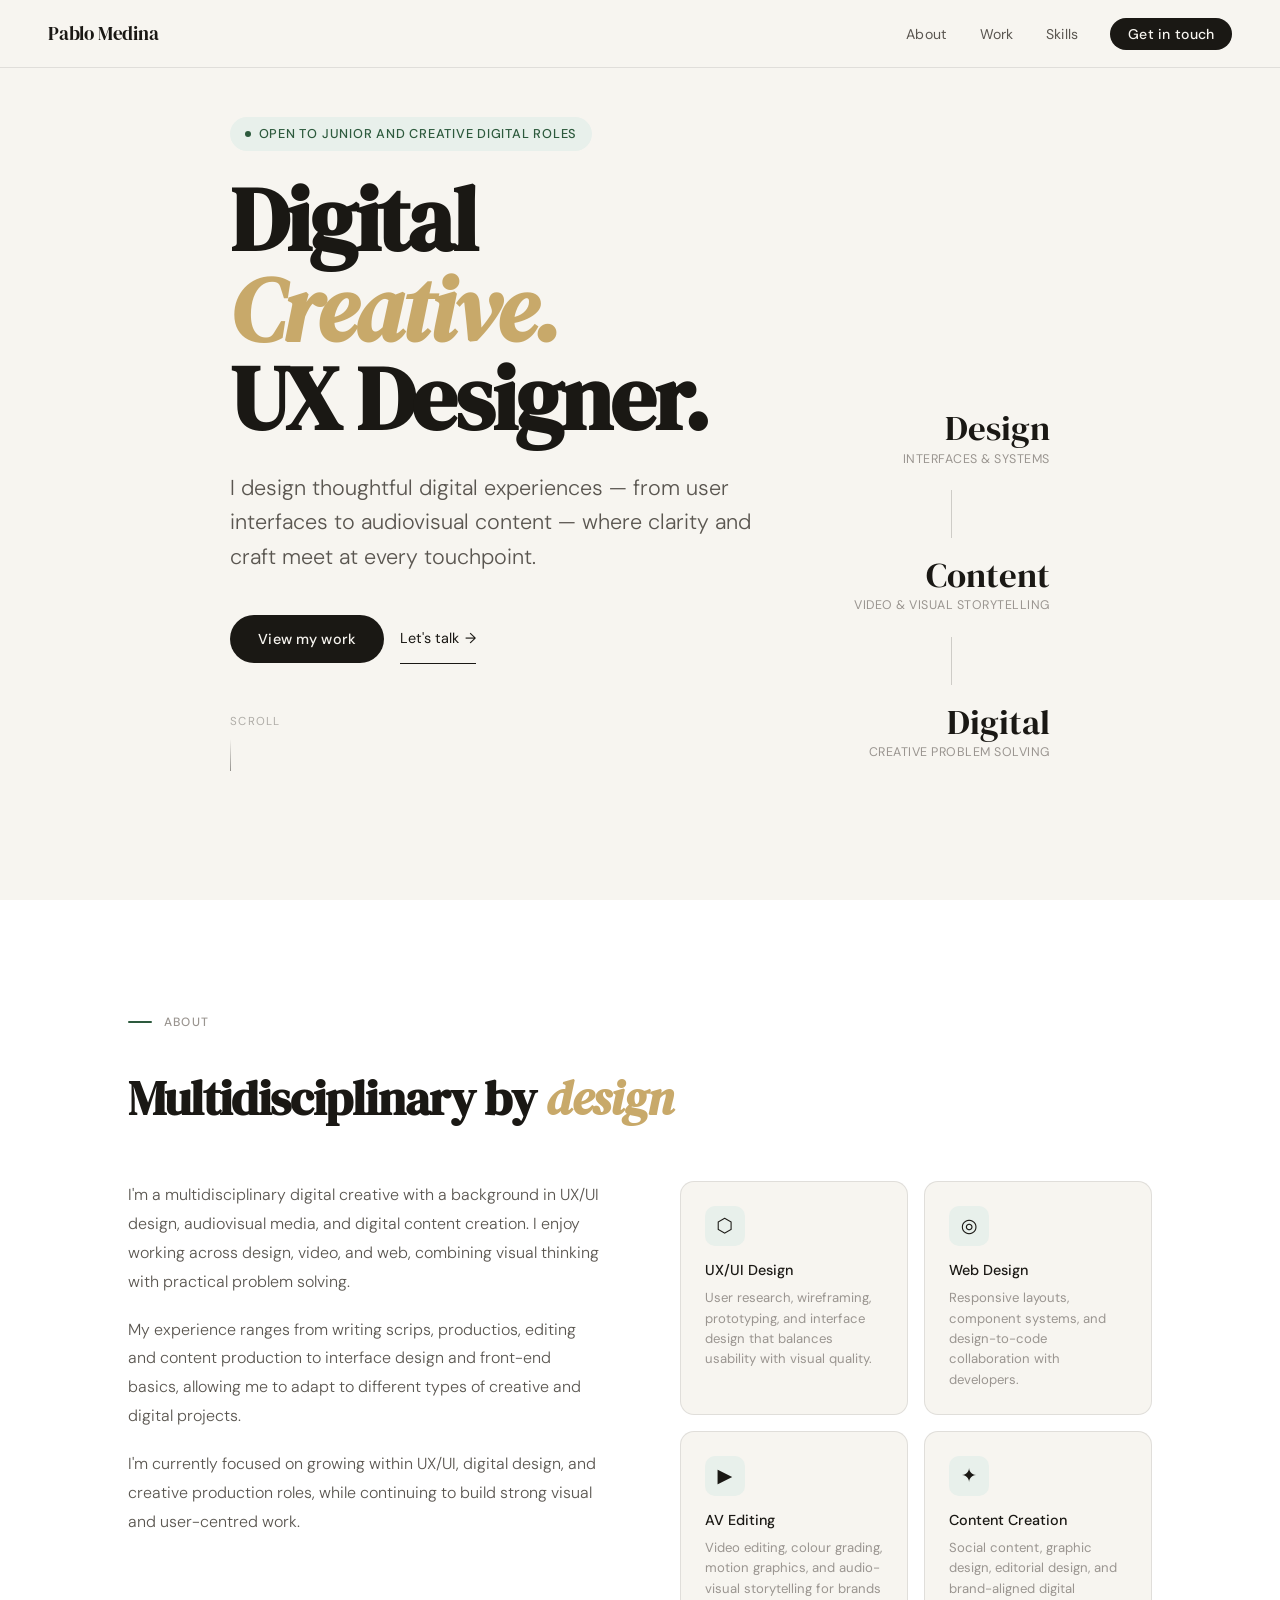
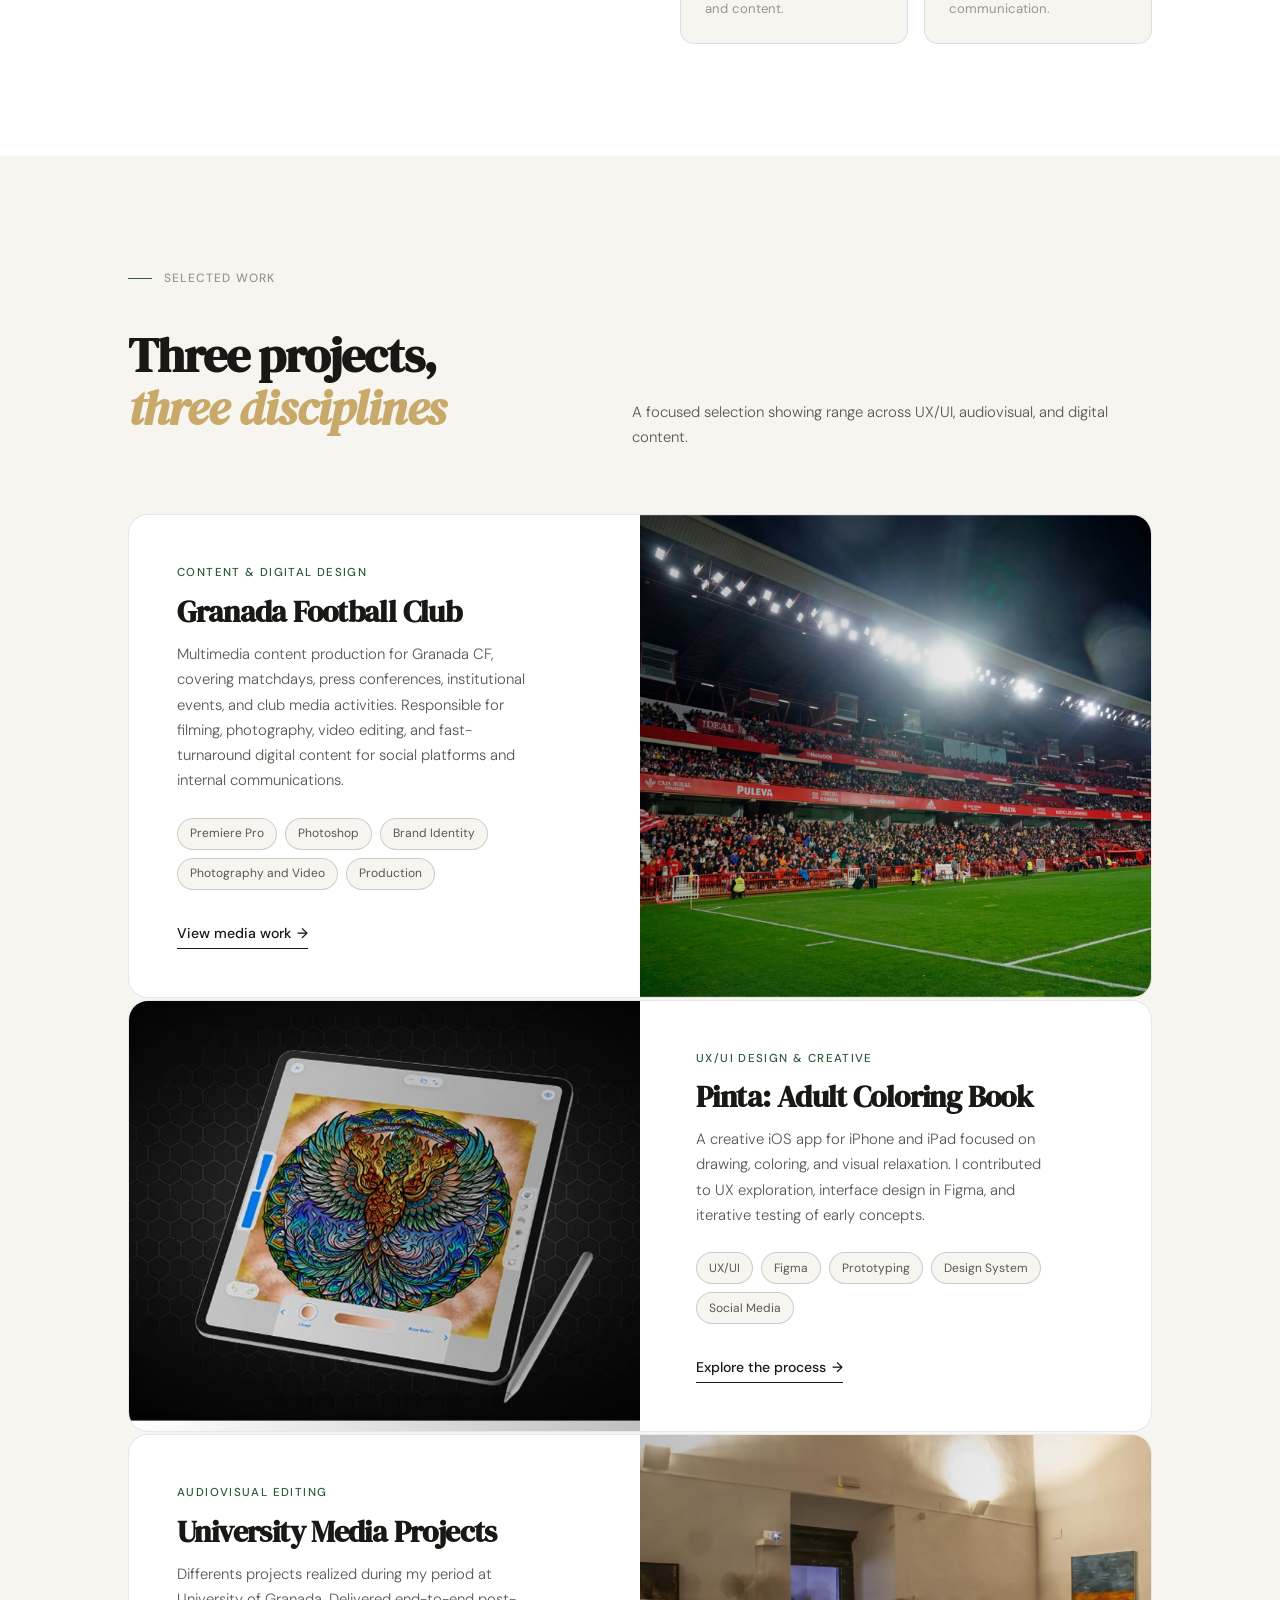
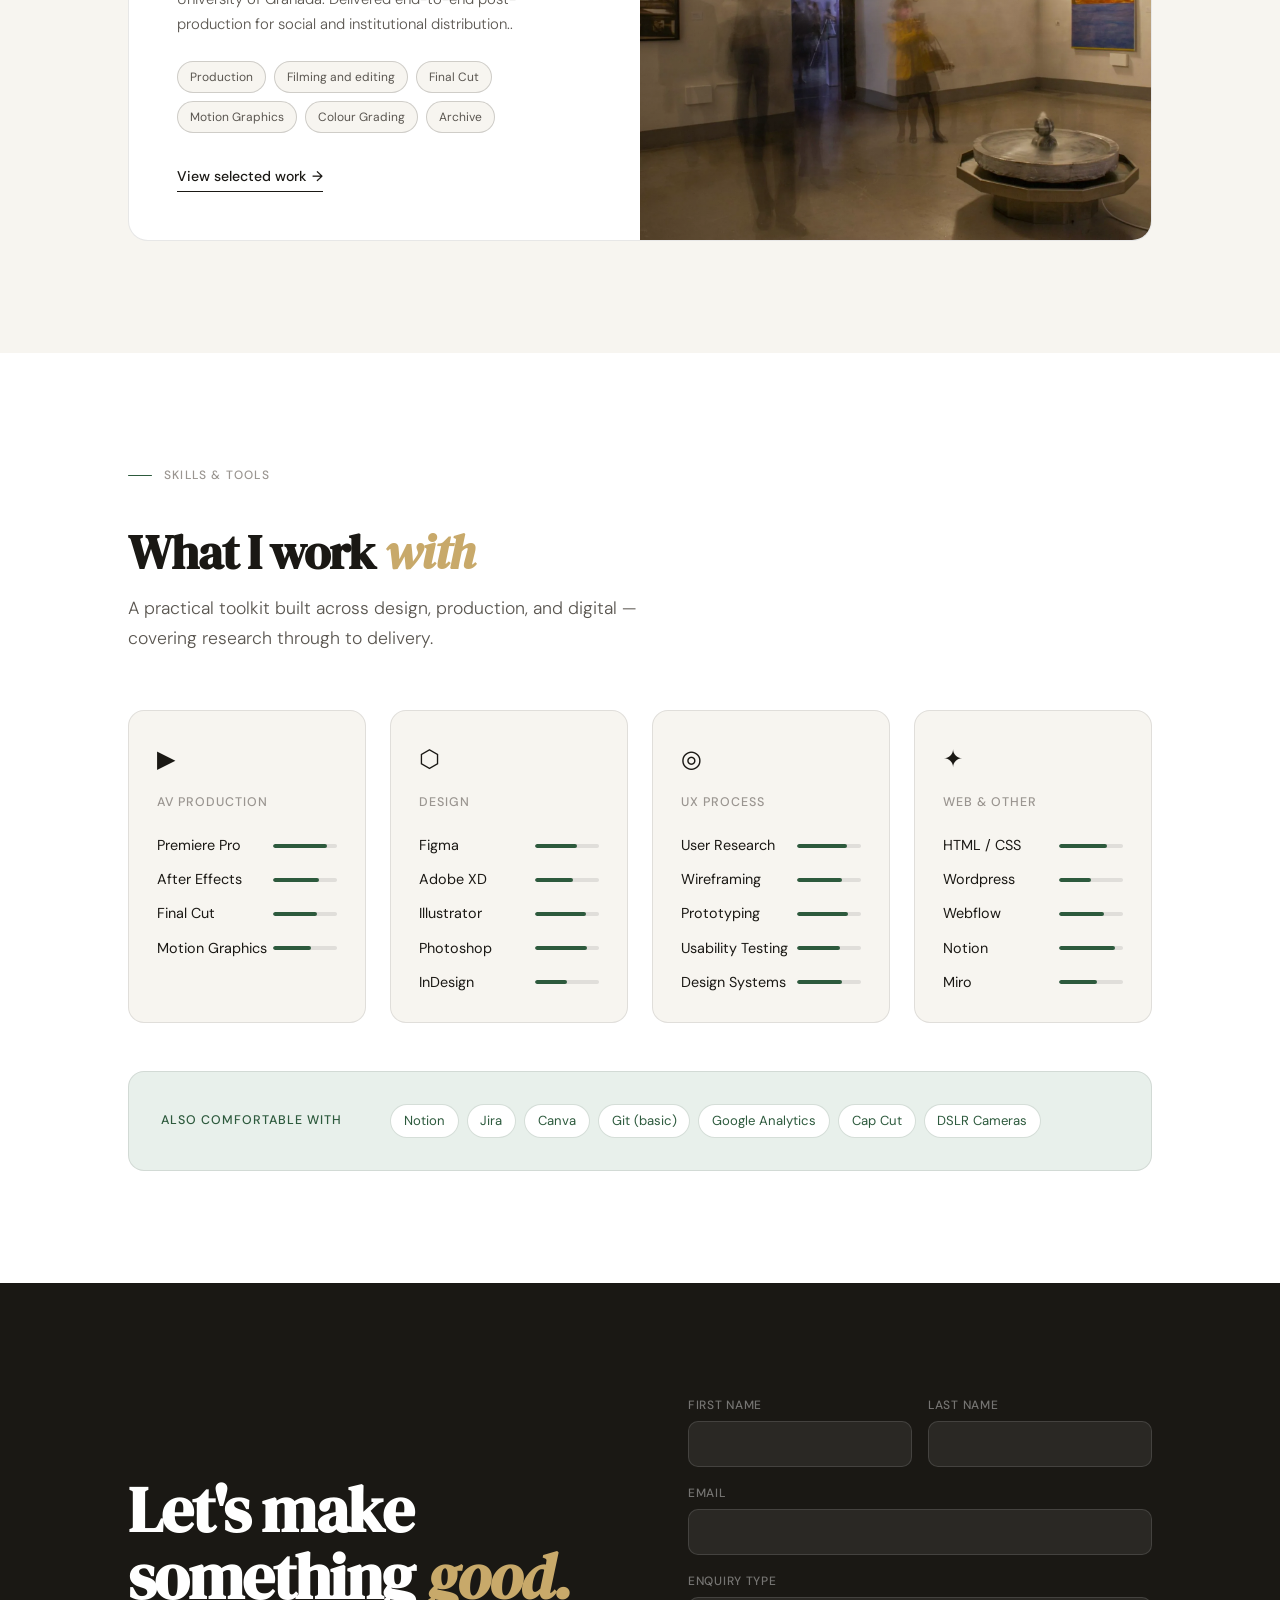
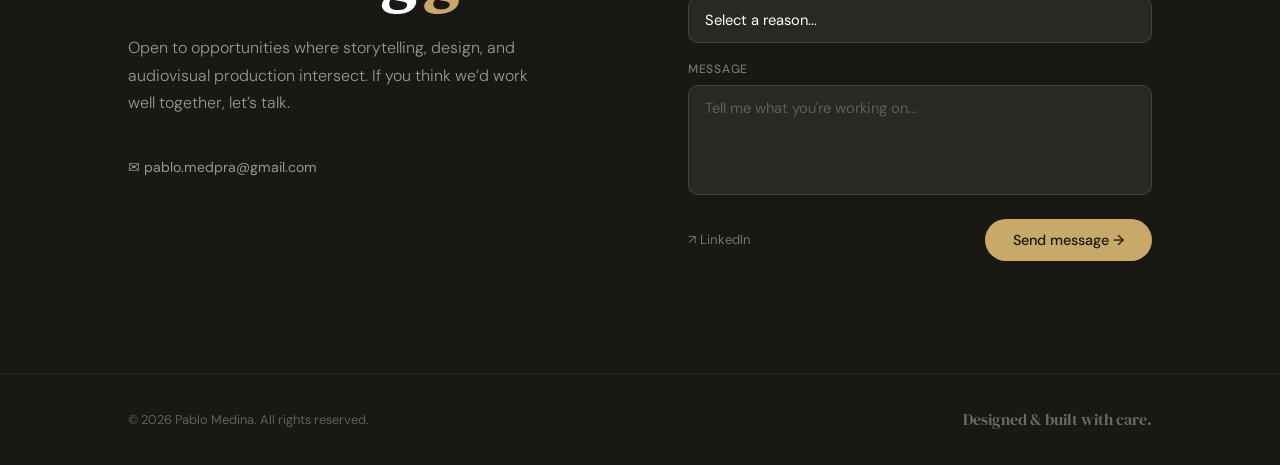
<file: index.html>
</html>
<!DOCTYPE html>
<html lang="en">

<head>
  <meta charset="UTF-8">
  <meta name="viewport" content="width=device-width, initial-scale=1.0">
  <title>Pablo Medina — Digital Creative</title>
  <link rel="preconnect" href="https://fonts.googleapis.com">
  <link
    href="https://fonts.googleapis.com/css2?family=DM+Sans:ital,opsz,wght@0,9..40,300;0,9..40,400;0,9..40,500;1,9..40,300&family=DM+Serif+Display:ital@0;1&display=swap"
    rel="stylesheet">
  <link rel="stylesheet" href="css/style.css">
</head>

<body>

  <nav>
    <a href="#hero" class="nav-logo">Pablo Medina</a>
    <ul class="nav-links">
      <li><a href="pages/about.html">About</a></li>
      <li><a href="pages/work.html">Work</a></li>
      <li><a href="#skills">Skills</a></li>
      <li><a href="#contact" class="nav-cta">Get in touch</a></li>
    </ul>
  </nav>

  <!-- ─── HERO ─────────────────────────────── -->
  <section id="hero">
    <div class="container">
      <div class="hero-inner">
        <div>
          <div class="hero-badge">Open to junior and creative digital roles</div>
          <h1 class="hero-name">
            Digital<br><em>Creative.</em><br>UX Designer.
          </h1>
          <p class="hero-tagline">
            I design thoughtful digital experiences — from user interfaces to audiovisual content — where clarity and
            craft meet at every touchpoint.
          </p>
          <div class="hero-actions">
            <a href="#work" class="btn-primary">View my work</a>
            <a href="#contact" class="btn-ghost">Let's talk <span>→</span></a>
          </div>
          <div class="scroll-hint" style="align-items:flex-start; margin-top:3rem;">
            <span>Scroll</span>
            <div class="scroll-arrow"></div>
          </div>
        </div>
        <div class="hero-meta">
          <div class="hero-stat">
            <div class="hero-stat-num">Design</div>
            <div class="hero-stat-label">Interfaces & Systems</div>
          </div>

          <div class="hero-divider"></div>

          <div class="hero-stat">
            <div class="hero-stat-num">Content</div>
            <div class="hero-stat-label">Video & Visual Storytelling</div>
          </div>

          <div class="hero-divider"></div>

          <div class="hero-stat">
            <div class="hero-stat-num">Digital</div>
            <div class="hero-stat-label">Creative Problem Solving</div>
          </div>
        </div>
  </section>

  <!-- ─── ABOUT ────────────────────────────── -->
  <section id="about">
    <div class="container">
      <div class="section-label">About</div>
      <h2 class="section-title">Multidisciplinary by <em>design</em></h2>
      <div class="about-grid">
        <div class="about-text fade-up">
          <p>
            I'm a multidisciplinary digital creative with a background in UX/UI design, audiovisual media, and digital
            content creation. I enjoy working across design, video, and web, combining visual thinking with practical
            problem solving.
          </p>

          <p>
            My experience ranges from writing scrips, productios, editing and content production to interface design and front-end basics, allowing
            me to adapt to different types of creative and digital projects.
          </p>

          <p>
            I'm currently focused on growing within UX/UI, digital design, and creative production roles, while
            continuing to build strong visual and user-centred work.
          </p>
        </div>
        <div class="about-pillars fade-up">
          <div class="pillar">
            <div class="pillar-icon">⬡</div>
            <div class="pillar-title">UX/UI Design</div>
            <div class="pillar-desc">User research, wireframing, prototyping, and interface design that balances
              usability with visual quality.</div>
          </div>
          <div class="pillar">
            <div class="pillar-icon">◎</div>
            <div class="pillar-title">Web Design</div>
            <div class="pillar-desc">Responsive layouts, component systems, and design-to-code collaboration with
              developers.</div>
          </div>
          <div class="pillar">
            <div class="pillar-icon">▶</div>
            <div class="pillar-title">AV Editing</div>
            <div class="pillar-desc">Video editing, colour grading, motion graphics, and audio-visual storytelling for
              brands and content.</div>
          </div>
          <div class="pillar">
            <div class="pillar-icon">✦</div>
            <div class="pillar-title">Content Creation</div>
            <div class="pillar-desc">Social content, graphic design, editorial design, and brand-aligned digital
              communication.</div>
          </div>
        </div>
      </div>
    </div>
  </section>

  <!-- ─── WORK ─────────────────────────────── -->
  <section id="work">
    <div class="container">
      <div class="work-header">
        <div>
          <div class="section-label">Selected work</div>
          <h2 class="section-title">Three projects,<br><em>three disciplines</em></h2>
        </div>
        <p class="section-intro" style="margin-bottom:0; font-size:0.93rem;">A focused selection showing range across
          UX/UI, audiovisual, and digital content.</p>
      </div>

      <div class="projects-list">

                <!-- Project GCF -->
        <a href="pages/projects/granadacf.html" class="project-card reverse fade-up" >
<div class="project-visual">
  <img
    src="img/granadacf/pic.jpg"
    alt="Granada CF"
    style="position:absolute;inset:0;width:100%;height:100%;
           object-fit:cover;object-position:center 30%;">
  <div style="position:absolute;inset:0;
              background:linear-gradient(to right,rgba(0,0,0,0.25),transparent);
              z-index:1;"></div>
</div>
          <div class="project-info">
            <div class="project-type">Content & Digital Design </div>
            <h3 class="project-title">Granada Football Club</h3>
            <p class="project-desc">Multimedia content production for Granada CF, covering matchdays, press conferences, institutional events, and club media activities. Responsible for filming, photography, video editing, and fast-turnaround digital content for social platforms and internal communications.</p>
            <div class="project-tags">
              <span class="tag">Premiere Pro</span>
              <span class="tag">Photoshop</span>
              <span class="tag">Brand Identity</span>
              <span class="tag">Photography and Video</span>
              <span class="tag">Production</span>
            </div>
            <span class="project-link">View media work <span>→</span></span>
          </div>
        </a>
        
        
                <!-- Project PINTA -->
        <a href="pages/projects/pinta.html" class="project-card fade-up">
<div class="project-visual">
  <img
    src="img/pinta/ipad.png"
    alt="Pinta: Coloring Studio"
    style="position:absolute;inset:0;width:100%;height:100%;
           object-fit:cover;object-position:center top;">
  <div style="position:absolute;inset:0;
              background:linear-gradient(to left,rgba(0,0,0,0.25),transparent);
              z-index:1;"></div>
</div>
          <div class="project-info">
            <div class="project-type">UX/UI Design &amp; Creative </div>
            <h3 class="project-title">Pinta: Adult Coloring Book
            </h3>
            <p class="project-desc">A creative iOS app for iPhone and iPad focused on drawing, coloring, and visual relaxation. I contributed to UX exploration, interface design in Figma, and iterative testing of early concepts.
</p>
            <div class="project-tags">
              <span class="tag">UX/UI</span>
              <span class="tag">Figma</span>
              <span class="tag">Prototyping</span>
              <span class="tag">Design System</span>
              <span class="tag">Social Media</span>

            </div>
            <span class="project-link">Explore the process <span>→</span></span>

          </div>
        </a>

        <!-- Project UGR -->
        <a href="pages/projects/ugr.html" class="project-card reverse fade-up">
<div class="project-visual">
  <img
    src="img/ugr/pic.webp"
    alt="University of Granada"
    style="position:absolute;inset:0;width:100%;height:100%;
           object-fit:cover;object-position:center 25%;">
  <div style="position:absolute;inset:0;
              background:linear-gradient(to right,rgba(0,0,0,0.25),transparent);
              z-index:1;"></div>
</div>
          <div class="project-info">
            <div class="project-type">Audiovisual Editing</div>
            <h3 class="project-title">University Media Projects</h3>
            <p class="project-desc">Differents projects realized during my period at University of Granada. Delivered end-to-end post-production for social and institutional distribution..</p>
            <div class="project-tags">
              <span class="tag">Production</span>
              <span class="tag">Filming and editing</span>
              <span class="tag">Final Cut</span>
              <span class="tag">Motion Graphics</span>
              <span class="tag">Colour Grading</span>
                            <span class="tag">Archive</span>
            </div>
            <span class="project-link">View selected work <span>→</span></span>
          </div>
        </a>



      </div>
    </div>
  </section>

  <!-- ─── SKILLS ───────────────────────────── -->
  <section id="skills">
    <div class="container">
      <div class="section-label">Skills & tools</div>
      <h2 class="section-title">What I work <em>with</em></h2>
      <p class="section-intro">A practical toolkit built across design, production, and digital — covering research
        through to delivery.</p>

      <div class="skills-grid">
                <div class="skill-category fade-up">
          <span class="skill-cat-icon">▶</span>
          <div class="skill-cat-title">AV Production</div>
          <div class="skill-items">
            <div class="skill-item">
              <span class="skill-name">Premiere Pro</span>
              <div class="skill-bar-wrap">
                <div class="skill-bar" style="width:85%"></div>
              </div>
            </div>
            <div class="skill-item">
              <span class="skill-name">After Effects</span>
              <div class="skill-bar-wrap">
                <div class="skill-bar" style="width:72%"></div>
              </div>
            </div>
            <div class="skill-item">
              <span class="skill-name">Final Cut</span>
              <div class="skill-bar-wrap">
                <div class="skill-bar" style="width:68%"></div>
              </div>
            </div>
            <div class="skill-item">
              <span class="skill-name">Motion Graphics</span>
              <div class="skill-bar-wrap">
                <div class="skill-bar" style="width:60%"></div>
              </div>
            </div>
          </div>
        </div>

        <div class="skill-category fade-up">
          <span class="skill-cat-icon">⬡</span>
          <div class="skill-cat-title">Design</div>
          <div class="skill-items">
            <div class="skill-item">
              <span class="skill-name">Figma</span>
              <div class="skill-bar-wrap">
                <div class="skill-bar" style="width:65%"></div>
              </div>
            </div>
            <div class="skill-item">
              <span class="skill-name">Adobe XD</span>
              <div class="skill-bar-wrap">
                <div class="skill-bar" style="width:60%"></div>
              </div>
            </div>
            <div class="skill-item">
              <span class="skill-name">Illustrator</span>
              <div class="skill-bar-wrap">
                <div class="skill-bar" style="width:80%"></div>
              </div>
            </div>
            <div class="skill-item">
              <span class="skill-name">Photoshop</span>
              <div class="skill-bar-wrap">
                <div class="skill-bar" style="width:82%"></div>
              </div>
            </div>
            <div class="skill-item">
              <span class="skill-name">InDesign</span>
              <div class="skill-bar-wrap">
                <div class="skill-bar" style="width:50%"></div>
              </div>
            </div>
          </div>
        </div>

        <div class="skill-category fade-up">
          <span class="skill-cat-icon">◎</span>
          <div class="skill-cat-title">UX Process</div>
          <div class="skill-items">
            <div class="skill-item">
              <span class="skill-name">User Research</span>
              <div class="skill-bar-wrap">
                <div class="skill-bar" style="width:78%"></div>
              </div>
            </div>
            <div class="skill-item">
              <span class="skill-name">Wireframing</span>
              <div class="skill-bar-wrap">
                <div class="skill-bar" style="width:70%"></div>
              </div>
            </div>
            <div class="skill-item">
              <span class="skill-name">Prototyping</span>
              <div class="skill-bar-wrap">
                <div class="skill-bar" style="width:80%"></div>
              </div>
            </div>
            <div class="skill-item">
              <span class="skill-name">Usability Testing</span>
              <div class="skill-bar-wrap">
                <div class="skill-bar" style="width:67%"></div>
              </div>
            </div>
            <div class="skill-item">
              <span class="skill-name">Design Systems</span>
              <div class="skill-bar-wrap">
                <div class="skill-bar" style="width:70%"></div>
              </div>
            </div>
          </div>
        </div>


        <div class="skill-category fade-up">
          <span class="skill-cat-icon">✦</span>
          <div class="skill-cat-title">Web & Other</div>
          <div class="skill-items">
            <div class="skill-item">
              <span class="skill-name">HTML / CSS</span>
              <div class="skill-bar-wrap">
                <div class="skill-bar" style="width:75%"></div>
              </div>
            </div>
            <div class="skill-item">
              <span class="skill-name">Wordpress</span>
              <div class="skill-bar-wrap">
                <div class="skill-bar" style="width:50%"></div>
              </div>
            </div>
            <div class="skill-item">
              <span class="skill-name">Webflow</span>
              <div class="skill-bar-wrap">
                <div class="skill-bar" style="width:70%"></div>
              </div>
            </div>
            <div class="skill-item">
              <span class="skill-name">Notion</span>
              <div class="skill-bar-wrap">
                <div class="skill-bar" style="width:88%"></div>
              </div>
            </div>
            <div class="skill-item">
              <span class="skill-name">Miro</span>
              <div class="skill-bar-wrap">
                <div class="skill-bar" style="width:60%"></div>
              </div>
            </div>
                      </div>
        </div>
      </div>

      <div class="skills-extra fade-up">
        <span class="skills-extra-label">Also comfortable with</span>
        <div class="skills-chips">
          <span class="skill-chip">Notion</span>
          <span class="skill-chip">Jira</span>
          <span class="skill-chip">Canva</span>
          <span class="skill-chip">Git (basic)</span>
          <span class="skill-chip">Google Analytics</span>
          <span class="skill-chip">Cap Cut</span>
          <span class="skill-chip">DSLR Cameras</span>
        </div>
      </div>
    </div>
  </section>

  <!-- ─── CONTACT ──────────────────────────── -->
  <section id="contact">
    <div class="container">
      <div class="contact-inner">
        <div>
          <h2 class="contact-heading">Let's make something <em>good.</em></h2>
          <p class="contact-sub">Open to opportunities where storytelling, design, and audiovisual production intersect. If you think we’d work well together, let’s talk.</p>
          <div style="margin-top: 2.5rem; display:flex; gap: 1.5rem;">
            <a href="mailto:pablo.medpra@gmail.com" class="form-social"
              style="color:rgba(255,255,255,0.55); font-size:0.88rem;">
              ✉ pablo.medpra@gmail.com
            </a>
          </div>
        </div>
        <div>
          <form
            class="contact-form"
            id="contactForm"
            action="https://formspree.io/f/maqkvgzn"
            method="POST"
            novalidate
          >


            <div class="form-row">
              <div class="form-field">
                <label for="firstName">First name</label>
                <input
                  type="text"
                  id="firstName"
                  name="firstName"
                  required
                >
              </div>
              <div class="form-field">
                <label for="lastName">Last name</label>
                <input
                  type="text"
                  id="lastName"
                  name="lastName"
                  required
                >
              </div>
            </div>

            <div class="form-field">
              <label for="email">Email</label>
              <input
                type="email"
                id="email"
                name="email"
                required
              >
            </div>

            <div class="form-field">
              <label for="enquiry">Enquiry type</label>
              <select id="enquiry" name="enquiry" required>
                <option value="">Select a reason...</option>
                <option value="UX/UI Design role">UX/UI Design role</option>
                <option value="Digital Design role">Digital Design role</option>
                <option value="Freelance project">Freelance project</option>
                <option value="Collaboration">Collaboration</option>
                <option value="Just saying hello">Just saying hello</option>
              </select>
            </div>

            <div class="form-field">
              <label for="message">Message</label>
              <textarea
                id="message"
                name="message"
                placeholder="Tell me what you're working on..."
                required
              ></textarea>
            </div>

            <input type="text" name="_gotcha" style="display:none">

            <div class="form-submit">
              <div class="form-links">
                <a
                  href="https://www.linkedin.com/in/pablo-med-426199241/"
                  class="form-social"
                  target="_blank"
                  rel="noopener noreferrer"
                >↗ LinkedIn</a>
              </div>
              <button type="submit" class="btn-send" id="submitBtn">
                Send message →
              </button>
            </div>

            <!-- Inline error message -->
            <p class="form-error" id="formError" style="display:none;">
              Please fill in all fields before sending.
            </p>

          </form>

          <div class="form-success" id="formSuccess">
            <span class="checkmark">✓</span>
            <h3>Message sent</h3>
            <p>Thanks for reaching out — I'll get back to you within 1–2 working days.</p>
          </div>
        </div>
      </div>
    </div>
  </section>

  <!-- ─── FOOTER ───────────────────────────── -->
  <footer>
    <div class="container">
      <div class="footer-inner">
        <span class="footer-copy">© 2026 Pablo Medina. All rights reserved.</span>
        <span class="footer-name">Designed &amp; built with care.</span>
      </div>
    </div>
  </footer>

  <script>
    const observer = new IntersectionObserver((entries) => {
      entries.forEach(entry => {
        if (entry.isIntersecting) {
          entry.target.classList.add('visible');
        }
      });
    }, { threshold: 0.1 });

    document.querySelectorAll('.fade-up').forEach(el => observer.observe(el));

    function handleSend() {
      const form = document.getElementById('contactForm');
      const success = document.getElementById('formSuccess');
      form.style.opacity = '0';
      form.style.transform = 'translateY(10px)';
      form.style.transition = 'all 0.3s ease';
      setTimeout(() => {
        form.style.display = 'none';
        success.classList.add('show');
      }, 300);
    }

    // ── Formspree real submission ──────────────────
    const contactForm = document.getElementById('contactForm');
    const submitBtn   = document.getElementById('submitBtn');
    const formError   = document.getElementById('formError');
    const formSuccess = document.getElementById('formSuccess');

    if (contactForm) {
      contactForm.addEventListener('submit', async function (e) {
        e.preventDefault();

        // Basic validation
        const required = contactForm.querySelectorAll('[required]');
        let valid = true;
        required.forEach(field => {
          if (!field.value.trim()) valid = false;
        });

        if (!valid) {
          formError.style.display = 'block';
          return;
        }

        formError.style.display = 'none';
        submitBtn.textContent   = 'Sending...';
        submitBtn.disabled      = true;

        try {
          const response = await fetch(contactForm.action, {
            method:  'POST',
            body:    new FormData(contactForm),
            headers: { 'Accept': 'application/json' }
          });

          if (response.ok) {
            // Success — show confirmation, hide form
            contactForm.style.opacity   = '0';
            contactForm.style.transform = 'translateY(10px)';
            contactForm.style.transition = 'all 0.3s ease';
            setTimeout(() => {
              contactForm.style.display = 'none';
              formSuccess.classList.add('show');
            }, 300);
          } else {
            // Formspree returned an error
            submitBtn.textContent = 'Send message →';
            submitBtn.disabled    = false;
            formError.textContent = 'Something went wrong. Please try again or email directly.';
            formError.style.display = 'block';
          }
        } catch {
          // Network error
          submitBtn.textContent = 'Send message →';
          submitBtn.disabled    = false;
          formError.textContent = 'Could not send — please email pablo.medpra@gmail.com directly.';
          formError.style.display = 'block';
        }
      });
    }

    document.querySelectorAll('a[href^="#"]').forEach(a => {
      a.addEventListener('click', e => {
        const target = document.querySelector(a.getAttribute('href'));
        if (target) {
          e.preventDefault();
          target.scrollIntoView({ behavior: 'smooth' });
        }
      });
    });
  </script>


</body>

</html>
</file>
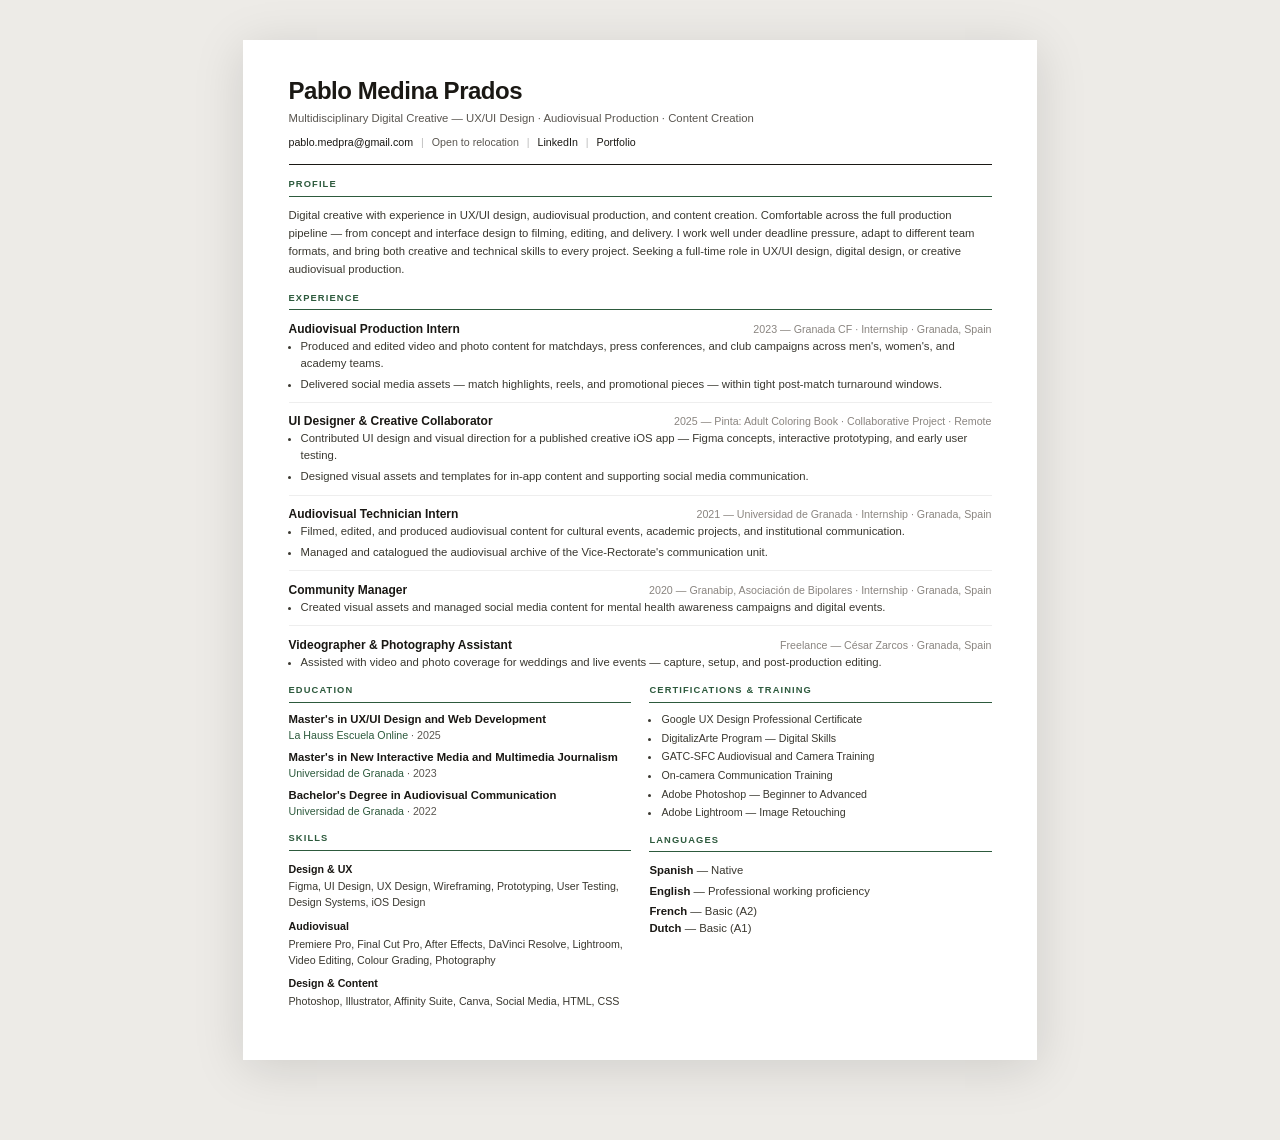
<file: files/CV-Pablo-Medina.html>
<!DOCTYPE html>
<html lang="en">

<head>
  <meta charset="UTF-8">
  <meta name="viewport" content="width=device-width, initial-scale=1.0">
  <title>Pablo Medina — CV</title>
  <style>
    *,
    *::before,
    *::after {
      box-sizing: border-box;
      margin: 0;
      padding: 0;
    }

    html {
      font-size: 9.5pt;
      -webkit-print-color-adjust: exact;
      print-color-adjust: exact;
    }

    body {
      font-family: 'Helvetica Neue', Helvetica, Arial, sans-serif;
      color: #1A1814;
      background: white;
      line-height: 1.5;
    }

    .cv {
      width: 210mm;
      height: 297mm;
      overflow: hidden;
      margin: 0 auto;
      padding: 10mm 12mm;
      background: white;
    }

    @media screen {
      body {
        background: #EDEBE7;
        padding: 40px 0 80px;
      }

      .cv {
        box-shadow: 0 8px 48px rgba(0, 0, 0, 0.13);
        height: auto;
        overflow: visible;
      }
    }

    @media print {
      @page {
        size: A4;
        margin: 10mm 12mm;
      }

      body {
        background: white;
        padding: 0;
      }

      .cv {
        width: 100%;
        padding: 0;
        box-shadow: none;
        height: auto;
      }

      .no-print {
        display: none !important;
      }
    }

    /* ════════════════════
       HEADER
       ════════════════════ */
    .cv-header {
      display: grid;
      grid-template-columns: 1fr auto;
      gap: 6mm;
      align-items: center;
      padding-bottom: 3.5mm;
      border-bottom: 1.5px solid #1A1814;
      margin-bottom: 3.5mm;
    }

    /* Photo */
    .cv-photo {
      width: 24mm;
      height: 24mm;
      border-radius: 50%;
      overflow: hidden;
      flex-shrink: 0;
      border: 1.5px solid rgba(26, 24, 20, 0.12);
      background: #E0DAD0;
    }

    .cv-photo img {
      width: 100%;
      height: 100%;
      object-fit: cover;
      object-position: center top;
      display: block;
    }

    /* Placeholder shown when no photo */
    .cv-photo-placeholder {
      width: 100%;
      height: 100%;
      display: flex;
      align-items: center;
      justify-content: center;
      font-size: 10pt;
      color: #AAAAAA;
      font-family: 'Helvetica Neue', Arial, sans-serif;
    }

    .cv-name {
      font-size: 18pt;
      font-weight: 700;
      letter-spacing: -0.02em;
      color: #1A1814;
      line-height: 1.1;
      margin-bottom: 1.5mm;
    }

    .cv-tagline {
      font-size: 8.5pt;
      color: #5A5650;
      margin-bottom: 2mm;
    }

    .cv-contact {
      font-size: 8pt;
      color: #5A5650;
    }

    .cv-contact a {
      color: #1A1814;
      text-decoration: none;
    }

    .cv-sep {
      color: #BBBBBB;
      margin: 0 5px;
    }

    /* ════════════════════
       SECTIONS
       ════════════════════ */
    .cv-section {
      margin-bottom: 3.5mm;
    }

    .cv-section-title {
      font-size: 7pt;
      font-weight: 700;
      letter-spacing: 0.12em;
      text-transform: uppercase;
      color: #2D5A3D;
      border-bottom: 1px solid #2D5A3D;
      padding-bottom: 1mm;
      margin-bottom: 2.5mm;
    }

    /* ── Profile ── */
    .cv-profile {
      font-size: 8.5pt;
      color: #3A3830;
      line-height: 1.6;
    }

    /* ── Experience ── */
    .exp-block {
      margin-bottom: 2.5mm;
      padding-bottom: 2.5mm;
      border-bottom: 1px solid rgba(26, 24, 20, 0.07);
    }

    .exp-block:last-child {
      border-bottom: none;
      margin-bottom: 0;
      padding-bottom: 0;
    }

    .exp-header-row {
      display: flex;
      justify-content: space-between;
      align-items: baseline;
      gap: 8px;
      flex-wrap: wrap;
    }

    .exp-role {
      font-size: 9pt;
      font-weight: 700;
      color: #1A1814;
    }

    .exp-dates {
      font-size: 8pt;
      color: #8A8580;
      white-space: nowrap;
      flex-shrink: 0;
    }

    .exp-sub {
      font-size: 8pt;
      color: #2D5A3D;
      font-weight: 500;
      margin-bottom: 1.5mm;
    }

    .exp-list {
      margin: 0;
      padding-left: 12px;
      display: flex;
      flex-direction: column;
      gap: 1mm;
    }

    .exp-list li {
      font-size: 8.5pt;
      color: #3A3830;
      line-height: 1.5;
    }

    /* ── Two-column layout for Education + Skills + Certs + Languages ── */
    /* ATS-safe: this is just visual. All text is in reading order in the HTML. */
    .cv-bottom {
      display: grid;
      grid-template-columns: 1fr 1fr;
      gap: 5mm;
      align-items: start;
    }

    /* ── Education ── */
    .edu-block {
      margin-bottom: 2mm;
    }

    .edu-block:last-child {
      margin-bottom: 0;
    }

    .edu-degree {
      font-size: 8.5pt;
      font-weight: 700;
      color: #1A1814;
      line-height: 1.3;
    }

    .edu-meta {
      font-size: 8pt;
      color: #5A5650;
    }

    .edu-meta span {
      color: #2D5A3D;
      font-weight: 500;
    }

    /* ── Skills ── */
    .skills-group {
      margin-bottom: 2mm;
    }

    .skills-group:last-child {
      margin-bottom: 0;
    }

    .skills-title {
      font-size: 8pt;
      font-weight: 700;
      color: #1A1814;
      margin-bottom: 0.5mm;
    }

    .skills-text {
      font-size: 8pt;
      color: #3A3830;
      line-height: 1.5;
    }

    /* ── Certs ── */
    .cert-list {
      margin: 0;
      padding-left: 12px;
      display: flex;
      flex-direction: column;
      gap: 1mm;
    }

    .cert-list li {
      font-size: 8pt;
      color: #3A3830;
      line-height: 1.4;
    }

    /* ── Languages ── */
    .lang-list {
      display: flex;
      flex-direction: column;
      gap: 1mm;
    }

    .lang-item {
      font-size: 8.5pt;
      color: #3A3830;
    }

    .lang-item strong {
      color: #1A1814;
    }

    /* ── Responsive — photo below header on small screens ── */
    @media screen and (max-width: 600px) {
      .cv-header {
        grid-template-columns: 1fr;
      }

      .cv-photo {
        width: 18mm;
        height: 18mm;
        order: -1;
        /* photo above name on mobile */
      }
    }
  </style>
</head>

<body>


  <div class="cv">

    <!-- HEADER -->
    <header class="cv-header">

      <div>
        <h1 class="cv-name">Pablo Medina Prados</h1>
        <p class="cv-tagline">Multidisciplinary Digital Creative — UX/UI Design · Audiovisual Production · Content
          Creation</p>
        <div class="cv-contact">
          <a href="mailto:pablo.medpra@gmail.com">pablo.medpra@gmail.com</a>
          <span class="cv-sep">|</span>
          Open to relocation
          <span class="cv-sep">|</span>
                    <a href="https://www.linkedin.com/in/pablo-m-426199241/">LinkedIn</a>
          <span class="cv-sep">|</span>
            <a href="https://pmprados.github.io/Portfolio-PabloMedina/index.html">Portfolio</a>
        </div>
      </div>

    </header>


    <!-- PROFILE -->
    <section class="cv-section">
      <h2 class="cv-section-title">Profile</h2>
      <p class="cv-profile">
        Digital creative with experience in UX/UI design, audiovisual production, and content creation. Comfortable
        across the full production pipeline — from concept and interface design to filming, editing, and delivery. I
        work well under deadline pressure, adapt to different team formats, and bring both creative and technical skills
        to every project. Seeking a full-time role in UX/UI design, digital design, or creative audiovisual production.
      </p>
    </section>


    <!-- EXPERIENCE -->
    <section class="cv-section">
      <h2 class="cv-section-title">Experience</h2>

      <div class="exp-block">
        <div class="exp-header-row">
          <span class="exp-role">Audiovisual Production Intern</span>
          <span class="exp-dates">2023 — Granada CF · Internship · Granada, Spain</span>
        </div>
        <ul class="exp-list">
          <li>Produced and edited video and photo content for matchdays, press conferences, and club campaigns across
            men's, women's, and academy teams.</li>
          <li>Delivered social media assets — match highlights, reels, and promotional pieces — within tight post-match
            turnaround windows.</li>
        </ul>
      </div>

      <div class="exp-block">
        <div class="exp-header-row">
          <span class="exp-role">UI Designer & Creative Collaborator</span>
          <span class="exp-dates">2025 — Pinta: Adult Coloring Book · Collaborative Project · Remote</span>
        </div>
        <ul class="exp-list">
          <li>Contributed UI design and visual direction for a published creative iOS app — Figma concepts, interactive
            prototyping, and early user testing.</li>
          <li>Designed visual assets and templates for in-app content and supporting social media communication.</li>
        </ul>
      </div>

      <div class="exp-block">
        <div class="exp-header-row">
          <span class="exp-role">Audiovisual Technician Intern</span>
          <span class="exp-dates">2021 — Universidad de Granada · Internship · Granada, Spain</span>
        </div>
        <ul class="exp-list">
          <li>Filmed, edited, and produced audiovisual content for cultural events, academic projects, and institutional
            communication.</li>
          <li>Managed and catalogued the audiovisual archive of the Vice-Rectorate's communication unit.</li>
        </ul>
      </div>

      <div class="exp-block">
        <div class="exp-header-row">
          <span class="exp-role">Community Manager</span>
          <span class="exp-dates">2020 — Granabip, Asociación de Bipolares · Internship · Granada, Spain</span>
        </div>
        <ul class="exp-list">
          <li>Created visual assets and managed social media content for mental health awareness campaigns and digital
            events.</li>
        </ul>
      </div>

      <div class="exp-block">
        <div class="exp-header-row">
          <span class="exp-role">Videographer & Photography Assistant</span>
          <span class="exp-dates">Freelance — César Zarcos · Granada, Spain</span>
        </div>
        <ul class="exp-list">
          <li>Assisted with video and photo coverage for weddings and live events — capture, setup, and post-production
            editing.</li>
        </ul>
      </div>

    </section>


    <!-- BOTTOM GRID: Education · Skills · Certs · Languages -->
    <div class="cv-bottom">

      <!-- LEFT: Education + Skills -->
      <div>

        <section class="cv-section">
          <h2 class="cv-section-title">Education</h2>

          <div class="edu-block">
            <div class="edu-degree">Master's in UX/UI Design and Web Development</div>
            <div class="edu-meta"><span>La Hauss Escuela Online</span> · 2025</div>
          </div>

          <div class="edu-block">
            <div class="edu-degree">Master's in New Interactive Media and Multimedia Journalism</div>
            <div class="edu-meta"><span>Universidad de Granada</span> · 2023</div>
          </div>

          <div class="edu-block">
            <div class="edu-degree">Bachelor's Degree in Audiovisual Communication</div>
            <div class="edu-meta"><span>Universidad de Granada</span> · 2022</div>
          </div>
        </section>

        <section class="cv-section">
          <h2 class="cv-section-title">Skills</h2>

          <div class="skills-group">
            <div class="skills-title">Design & UX</div>
            <p class="skills-text">Figma, UI Design, UX Design, Wireframing, Prototyping, User Testing, Design Systems,
              iOS Design</p>
          </div>

          <div class="skills-group">
            <div class="skills-title">Audiovisual</div>
            <p class="skills-text">Premiere Pro, Final Cut Pro, After Effects, DaVinci Resolve, Lightroom, Video
              Editing, Colour Grading, Photography</p>
          </div>

          <div class="skills-group">
            <div class="skills-title">Design & Content</div>
            <p class="skills-text">Photoshop, Illustrator, Affinity Suite, Canva, Social Media, HTML, CSS</p>
          </div>

        </section>

      </div>

      <!-- RIGHT: Certifications + Languages -->
      <div>

        <section class="cv-section">
          <h2 class="cv-section-title">Certifications & Training</h2>
          <ul class="cert-list">
            <li>Google UX Design Professional Certificate</li>
            <li>DigitalizArte Program — Digital Skills</li>
            <li>GATC-SFC Audiovisual and Camera Training</li>
            <li>On-camera Communication Training</li>
            <li>Adobe Photoshop — Beginner to Advanced</li>
            <li>Adobe Lightroom — Image Retouching</li>
          </ul>
        </section>

        <section class="cv-section">
          <h2 class="cv-section-title">Languages</h2>
          <div class="lang-list">
            <div class="lang-item"><strong>Spanish</strong> — Native</div>
            <div class="lang-item"><strong>English</strong> — Professional working proficiency</div>
            <div class="lang-item"><strong>French</strong> — Basic (A2)</div>
          </div>
          <div class="lang-item"><strong>Dutch</strong> — Basic (A1)</div>
      </div>
      </section>

    </div>

  </div><!-- /cv-bottom -->

  </div><!-- /cv -->

</body>

</html>
</file>
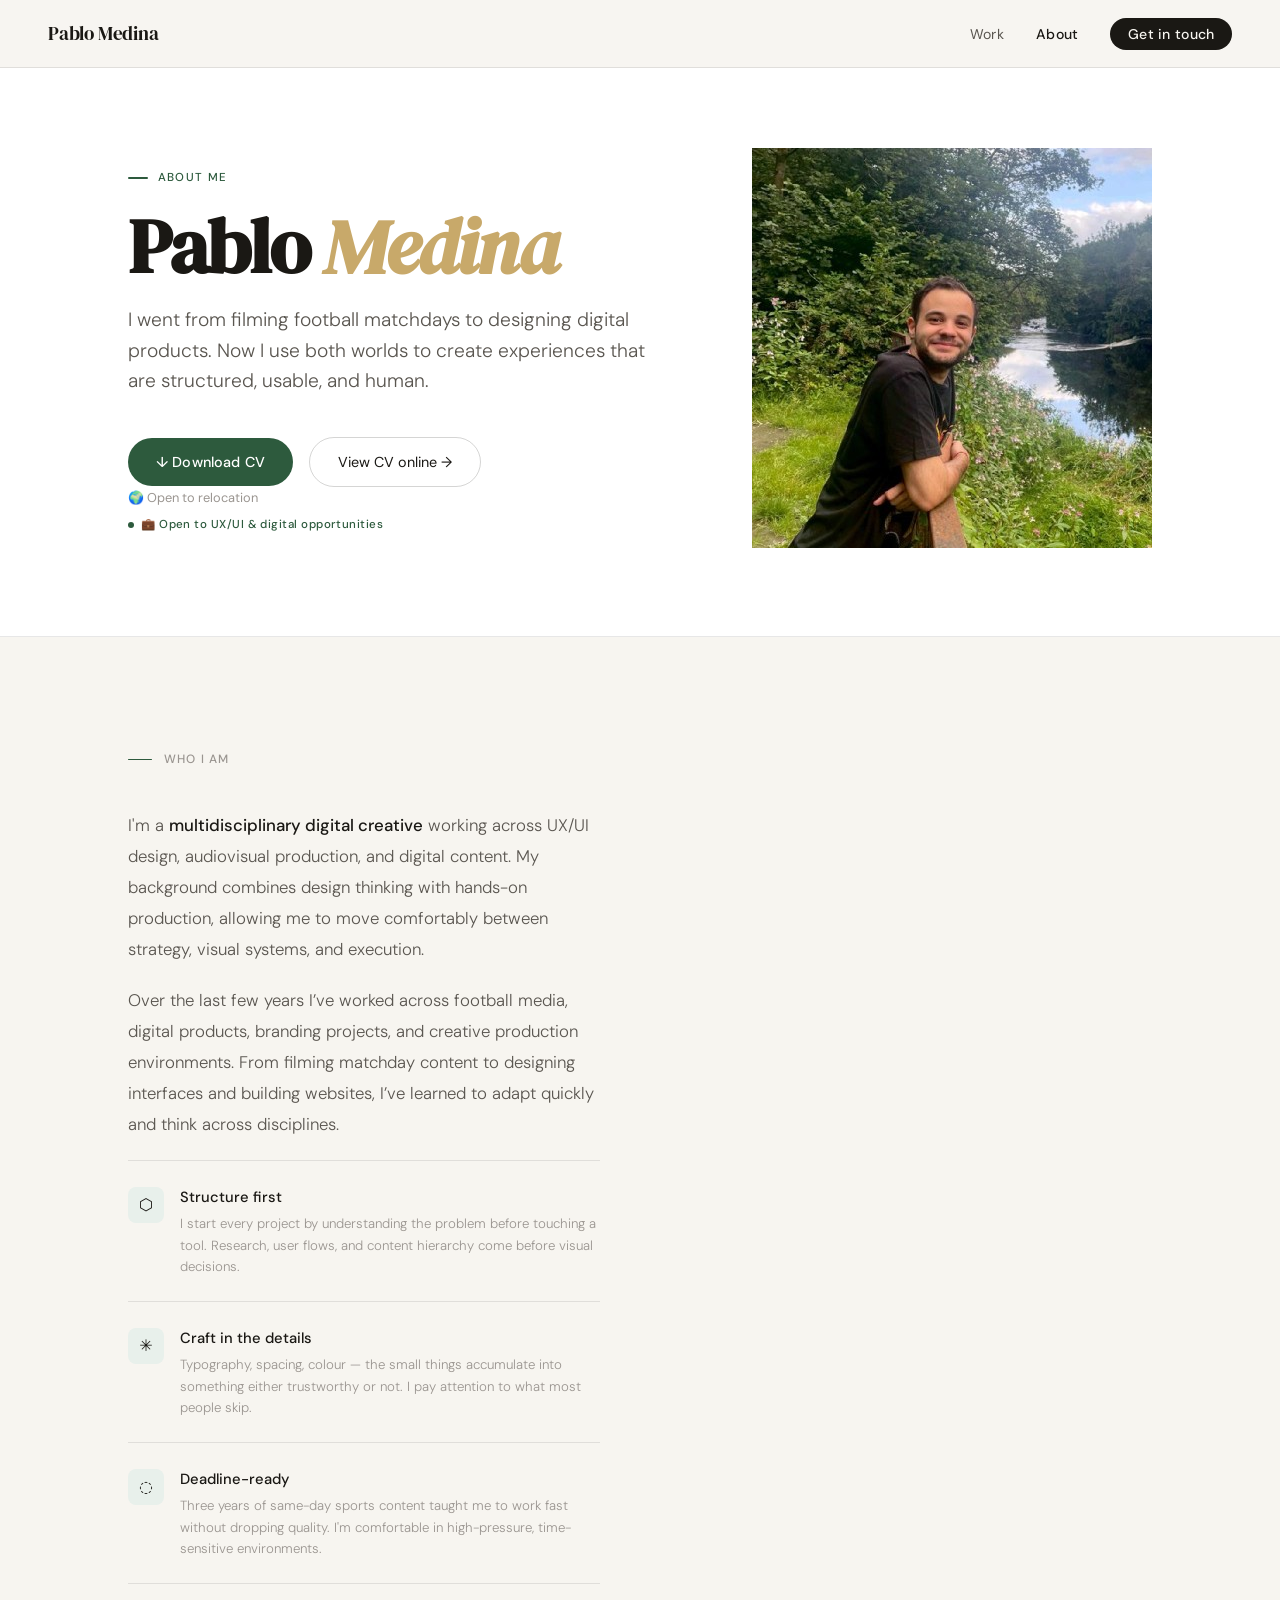
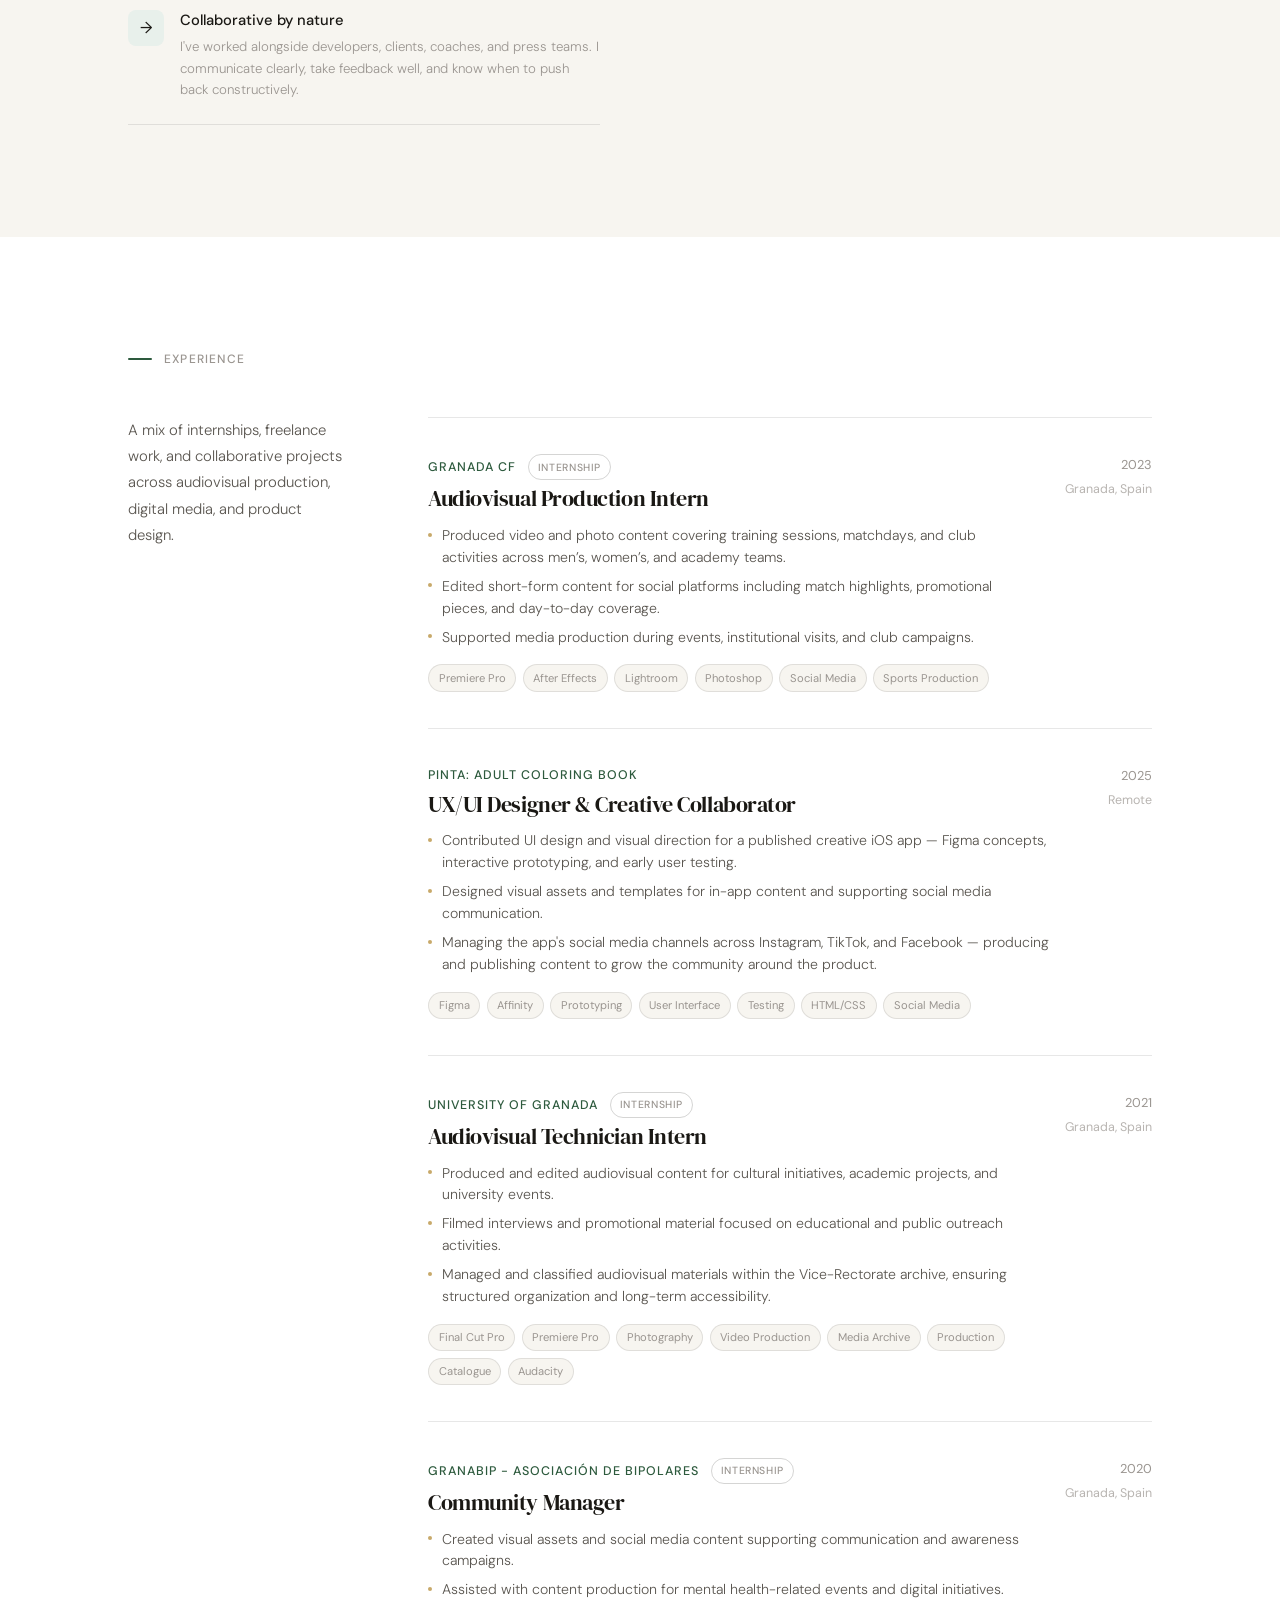
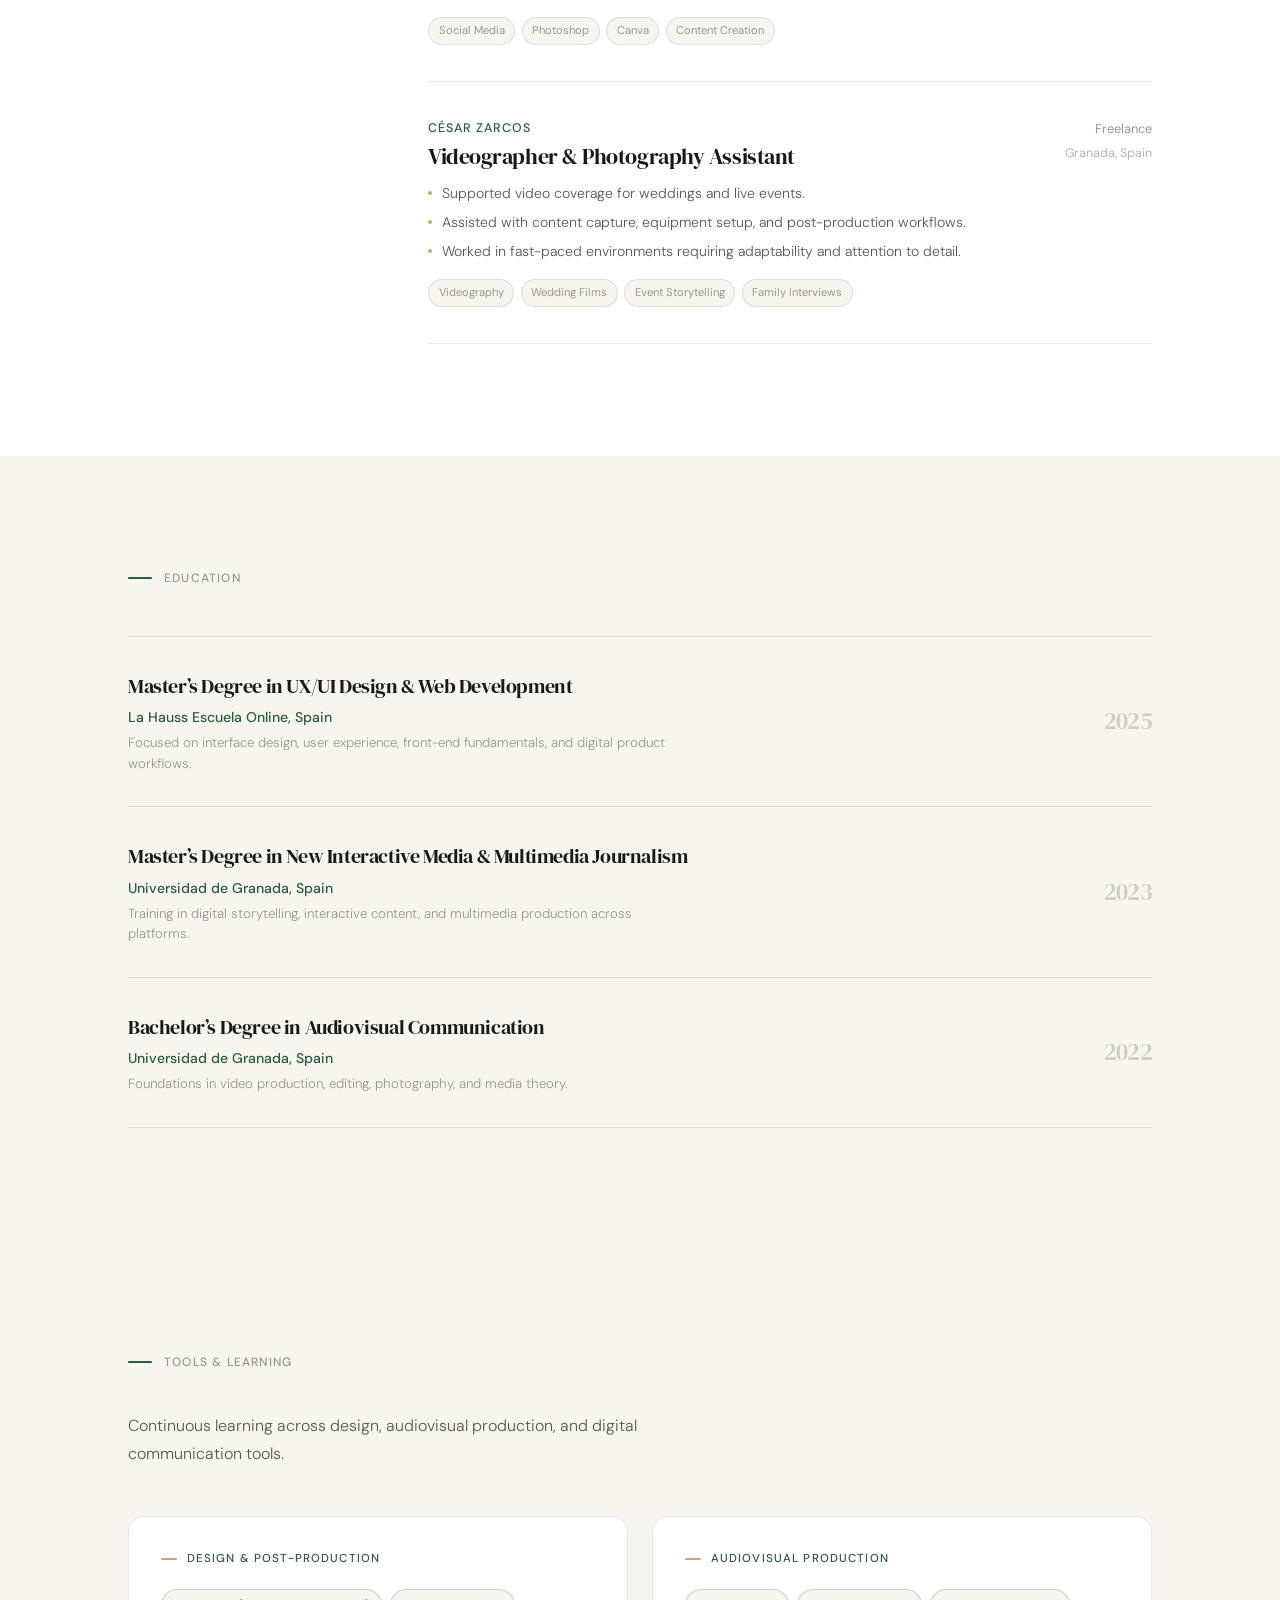
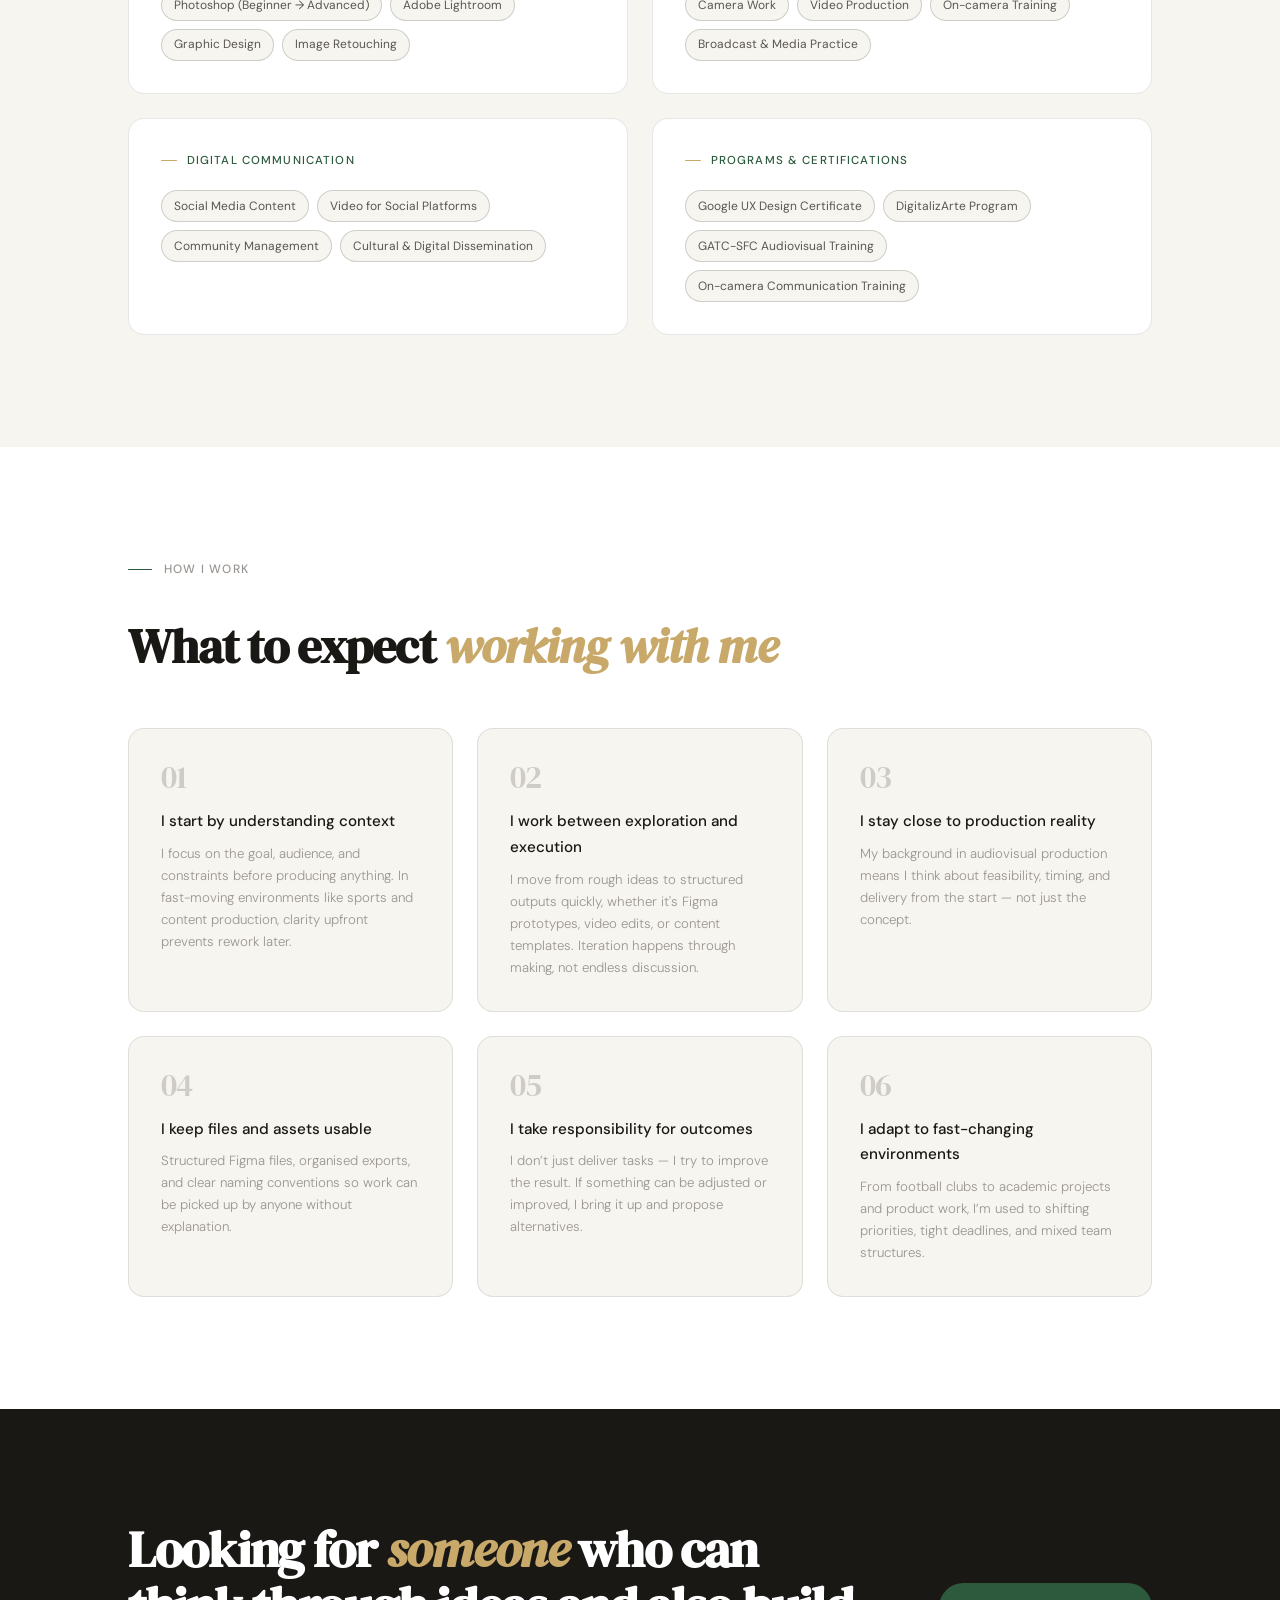
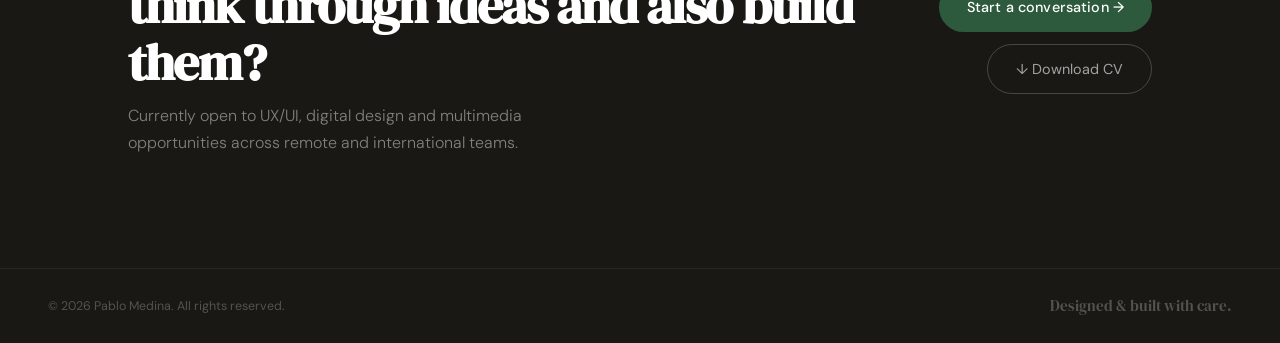
<file: pages/about.html>
<!DOCTYPE html>
<html lang="en">

<head>
  <meta charset="UTF-8">
  <meta name="viewport" content="width=device-width, initial-scale=1.0">
  <title>Work — Pablo Medina</title>
  <link rel="preconnect" href="https://fonts.googleapis.com">
  <link rel="preconnect" href="https://fonts.gstatic.com" crossorigin>
  <link
    href="https://fonts.googleapis.com/css2?family=DM+Sans:ital,opsz,wght@0,9..40,300;0,9..40,400;0,9..40,500;1,9..40,300&family=DM+Serif+Display:ital@0;1&display=swap"
    rel="stylesheet">
  <link rel="stylesheet" href="../css/style.css">

</head>

<body>


  <!-- ════════════════════════════════════════════
     NAV
     ════════════════════════════════════════════ -->
<nav>
  <a href="../index.html" class="nav-logo">Pablo Medina</a>

  <ul class="nav-links">
    <li><a href="work.html">Work</a></li>
    <li><a href="about.html" style="color:var(--ink);font-weight:500;">About</a></li>
    <li><a href="index.html#contact" class="nav-cta">Get in touch</a></li>
  </ul>

  <a href="../index.html" class="nav-back" style="display:none;" id="mobileBack">
    <span>←</span> Home
  </a>
</nav>


  <!-- ════════════════════════════════════════════
     HERO
     ════════════════════════════════════════════ -->
<section id="about-hero">
  <div class="container">
    <div class="about-hero-inner">

      <!-- TEXT -->
      <div class="fade-up about-hero-content">
        <div class="about-hero-label">About me</div>

        <h1 class="about-hero-name">
          Pablo <em>Medina</em>
        </h1>

        <p class="about-hero-role">
          I went from filming football matchdays to designing digital products.
          Now I use both worlds to create experiences that are structured,
          usable, and human.
        </p>

        <div class="about-hero-actions">
          <a href="../files/Pablo-Medina-CV.pdf" download class="btn-download">
            ↓ Download CV
          </a>

          <a href="../files/CV-Pablo-Medina.html" class="btn-outline">
            View CV online →
          </a>
        </div>

        <div class="about-card-role p-2">
          🌍 Open to relocation
        </div>

        <div class="about-card-availability">
          💼 Open to UX/UI & digital opportunities
        </div>
      </div>

      <!-- PIC -->
      <div class="about-hero-image fade-up">
        <img src="../img/pablo.jpeg" alt="Pablo Medina portrait">
      </div>

    </div>
  </div>
</section>


  <!-- ════════════════════════════════════════════
     INTRO / BIO
     ════════════════════════════════════════════ -->
  <section id="about-intro">
    <div class="container">
      <div class="about-intro-grid">

        <div class="fade-up">
          <div class="section-label">Who I am</div>

          <div class="about-intro-text">
            <p>
              I'm a <strong>multidisciplinary digital creative</strong> working across UX/UI design, audiovisual
              production, and digital content. My background combines design thinking with hands-on production, allowing
              me to move comfortably between strategy, visual systems, and execution.
            </p>

            <p>
              Over the last few years I’ve worked across football media, digital products, branding projects, and
              creative production environments. From filming matchday content to designing interfaces and building
              websites, I’ve learned to adapt quickly and think across disciplines.
            </p>
          </div>

          <div class="about-values fade-up">
            <div class="about-value">
              <div class="about-value-icon">⬡</div>
              <div>
                <div class="about-value-title">Structure first</div>
                <div class="about-value-desc">I start every project by understanding the problem before touching a tool.
                  Research, user flows, and content hierarchy come before visual decisions.</div>
              </div>
            </div>
            <div class="about-value">
              <div class="about-value-icon">✳</div>
              <div>
                <div class="about-value-title">Craft in the details</div>
                <div class="about-value-desc">Typography, spacing, colour — the small things accumulate into something
                  either trustworthy or not. I pay attention to what most people skip.</div>
              </div>
            </div>
            <div class="about-value">
              <div class="about-value-icon">◌</div>
              <div>
                <div class="about-value-title">Deadline-ready</div>
                <div class="about-value-desc">Three years of same-day sports content taught me to work fast without
                  dropping quality. I'm comfortable in high-pressure, time-sensitive environments.</div>
              </div>
            </div>
            <div class="about-value">
              <div class="about-value-icon">→</div>
              <div>
                <div class="about-value-title">Collaborative by nature</div>
                <div class="about-value-desc">I've worked alongside developers, clients, coaches, and press teams. I
                  communicate clearly, take feedback well, and know when to push back constructively.</div>
              </div>
            </div>
          </div>

        </div>
      </div>
  </section>


  <!-- ════════════════════════════════════════════
     EXPERIENCE
     ════════════════════════════════════════════ -->
  <section id="experience">
    <div class="container">

      <div class="section-label">Experience</div>

      <div class="experience-grid">

        <div class="experience-sticky fade-up">
          <p class="experience-intro">
            A mix of internships, freelance work, and collaborative projects across audiovisual production, digital
            media, and product design.
          </p>
        </div>

        <div class="experience-list">


          <!-- Granada CF -->
          <div class="exp-item fade-up">
            <div class="exp-left">

              <div class="exp-company-row">
                <span class="exp-company">Granada CF</span>
                <span class="exp-type-badge">Internship</span>

              </div>

              <div class="exp-role">Audiovisual Production Intern</div>

              <ul class="exp-bullets">
                <li>Produced video and photo content covering training sessions, matchdays, and club activities across
                  men’s, women’s, and academy teams.</li>

                <li>Edited short-form content for social platforms including match highlights, promotional pieces, and
                  day-to-day coverage.</li>

                <li>Supported media production during events, institutional visits, and club campaigns.</li>
              </ul>

              <div class="exp-tags">
                <span class="exp-tag">Premiere Pro</span>
                <span class="exp-tag">After Effects</span>
                <span class="exp-tag">Lightroom</span>
                <span class="exp-tag">Photoshop</span>
                <span class="exp-tag">Social Media</span>
                <span class="exp-tag">Sports Production</span>
              </div>

            </div>

            <div class="exp-right">
              <div class="exp-dates">2023</div>
              <div class="exp-location">Granada, Spain</div>
            </div>
          </div>

          <!-- App Project -->
          <div class="exp-item fade-up">

            <div class="exp-left">

              <div class="exp-company-row">
                <span class="exp-company">Pinta: Adult Coloring Book</span>

              </div>

              <div class="exp-role">UX/UI Designer & Creative Collaborator</div>

              <ul class="exp-bullets">
                <li>Contributed UI design and visual direction for a published creative iOS app — Figma concepts,
                  interactive prototyping, and early user testing.</li>

                <li>Designed visual assets and templates for in-app content and supporting social media communication.
                </li>

                <li>Managing the app's social media channels across Instagram, TikTok, and Facebook — producing and
                  publishing content to grow the community around the product.</li>
              </ul>

              <div class="exp-tags">
                <span class="exp-tag">Figma</span>
                <span class="exp-tag">Affinity</span>
                <span class="exp-tag">Prototyping</span>
                <span class="exp-tag">User Interface</span>
                <span class="exp-tag">Testing</span>
                <span class="exp-tag">HTML/CSS</span>
                <span class="exp-tag">Social Media</span>

              </div>

            </div>

            <div class="exp-right">
              <div class="exp-dates">2025</div>
              <div class="exp-location">Remote</div>
            </div>

          </div>

          <!-- University -->
          <div class="exp-item fade-up">

            <div class="exp-left">

              <div class="exp-company-row">
                <span class="exp-company">University of Granada</span>
                <span class="exp-type-badge">Internship</span>

              </div>

              <div class="exp-role">Audiovisual Technician Intern</div>

              <ul class="exp-bullets">
                <li>Produced and edited audiovisual content for cultural initiatives, academic projects, and university
                  events.</li>

                <li>Filmed interviews and promotional material focused on educational and public outreach activities.
                </li>

                <li>Managed and classified audiovisual materials within the Vice-Rectorate archive, ensuring structured
                  organization and long-term accessibility.</li>
              </ul>

              <div class="exp-tags">
                <span class="exp-tag">Final Cut Pro</span>
                <span class="exp-tag">Premiere Pro</span>
                <span class="exp-tag">Photography</span>
                <span class="exp-tag">Video Production</span>
                <span class="exp-tag">Media Archive</span>
                <span class="exp-tag">Production</span>
                <span class="exp-tag">Catalogue</span>
                <span class="exp-tag">Audacity</span>



              </div>

            </div>

            <div class="exp-right">
              <div class="exp-dates">2021</div>
              <div class="exp-location">Granada, Spain</div>
            </div>

          </div>


          <!-- Granabip -->
          <div class="exp-item fade-up">

            <div class="exp-left">

              <div class="exp-company-row">
                <span class="exp-company">Granabip - Asociación de Bipolares</span>
                <span class="exp-type-badge">Internship</span>

              </div>

              <div class="exp-role">Community Manager</div>

              <ul class="exp-bullets">
                <li>Created visual assets and social media content supporting communication and awareness campaigns.
                </li>

                <li>Assisted with content production for mental health-related events and digital initiatives.</li>
              </ul>

              <div class="exp-tags">
                <span class="exp-tag">Social Media</span>
                <span class="exp-tag">Photoshop</span>
                <span class="exp-tag">Canva</span>
                <span class="exp-tag">Content Creation</span>
              </div>

            </div>

            <div class="exp-right">
              <div class="exp-dates">2020</div>
              <div class="exp-location">Granada, Spain</div>
            </div>

          </div>


          <!-- Freelance -->
          <div class="exp-item fade-up">

            <div class="exp-left">

              <div class="exp-company-row">
                <span class="exp-company">César Zarcos</span>
              </div>

              <div class="exp-role">Videographer & Photography Assistant</div>

              <ul class="exp-bullets">
                <li>Supported video coverage for weddings and live events.</li>

                <li>Assisted with content capture, equipment setup, and post-production workflows.</li>

                <li>Worked in fast-paced environments requiring adaptability and attention to detail.</li>
              </ul>

              <div class="exp-tags">
                <span class="exp-tag">Videography</span>
                <span class="exp-tag">Wedding Films</span>
                <span class="exp-tag">Event Storytelling</span>
                <span class="exp-tag">Family Interviews</span>

              </div>

            </div>

            <div class="exp-right">
              <div class="exp-dates">Freelance</div>
              <div class="exp-location">Granada, Spain</div>
            </div>

          </div>

  </section>


  <!-- ════════════════════════════════════════════
     EDUCATION
     ════════════════════════════════════════════ -->
  <section id="education">
    <div class="container">

      <div class="section-label">Education</div>



      <div class="education-list">

        <div class="edu-item fade-up">
          <div class="edu-left">
            <div class="edu-degree">Master’s Degree in UX/UI Design & Web Development</div>
            <div class="edu-school">La Hauss Escuela Online, Spain</div>
            <div class="edu-desc">
              Focused on interface design, user experience, front-end fundamentals, and digital product workflows.

            </div>
          </div>
          <div class="edu-right">
            <div class="edu-year">2025</div>
          </div>
        </div>

        <div class="edu-item fade-up">
          <div class="edu-left">
            <div class="edu-degree">Master’s Degree in New Interactive Media & Multimedia Journalism</div>
            <div class="edu-school">Universidad de Granada, Spain</div>
            <div class="edu-desc">
              Training in digital storytelling, interactive content, and multimedia production across platforms.

            </div>
          </div>
          <div class="edu-right">
            <div class="edu-year">2023</div>
          </div>
        </div>

        <div class="edu-item fade-up">
          <div class="edu-left">
            <div class="edu-degree">Bachelor’s Degree in Audiovisual Communication</div>
            <div class="edu-school">Universidad de Granada, Spain</div>
            <div class="edu-desc">
              Foundations in video production, editing, photography, and media theory.

            </div>
          </div>
          <div class="edu-right">
            <div class="edu-year">2022</div>
          </div>
        </div>

      </div>
    </div>
  </section>

  <section id="training">
    <div class="container">

      <div class="section-label">Tools & Learning</div>

      <div class="training-intro fade-up">
        <p>Continuous learning across design, audiovisual production, and digital communication tools.</p>
      </div>

      <div class="training-grid">


        <!-- Design -->
        <div class="training-card fade-up">
          <div class="training-title">Design & Post-Production</div>
          <div class="training-tags">
            <span class="tag">Photoshop (Beginner → Advanced)</span>
            <span class="tag">Adobe Lightroom</span>
            <span class="tag">Graphic Design</span>
            <span class="tag">Image Retouching</span>
          </div>
        </div>


        <!-- Audiovisual -->
        <div class="training-card fade-up">
          <div class="training-title">Audiovisual Production</div>
          <div class="training-tags">
            <span class="tag">Camera Work</span>
            <span class="tag">Video Production</span>
            <span class="tag">On-camera Training</span>
            <span class="tag">Broadcast & Media Practice</span>
          </div>
        </div>


        <!-- Communication -->
        <div class="training-card fade-up">
          <div class="training-title">Digital Communication</div>
          <div class="training-tags">
            <span class="tag">Social Media Content</span>
            <span class="tag">Video for Social Platforms</span>
            <span class="tag">Community Management</span>
            <span class="tag">Cultural & Digital Dissemination</span>
          </div>
        </div>


        <!-- Programs -->
        <div class="training-card fade-up">
          <div class="training-title">Programs & Certifications</div>
          <div class="training-tags">
            <span class="tag">Google UX Design Certificate</span>
            <span class="tag">DigitalizArte Program</span>
            <span class="tag">GATC-SFC Audiovisual Training</span>
            <span class="tag">On-camera Communication Training</span>
          </div>
        </div>

      </div>
    </div>
  </section>


  <!-- ════════════════════════════════════════════
     HOW I WORK
     ════════════════════════════════════════════ -->
  <section id="how-i-work">
    <div class="container">

      <div class="section-label">How I work</div>

      <h2 class="section-title">What to expect <em>working with me</em></h2>

      <div class="how-grid">


        <div class="how-card fade-up">
          <div class="how-card-num">01</div>
          <div class="how-card-title">I start by understanding context</div>
          <div class="how-card-desc">
            I focus on the goal, audience, and constraints before producing anything. In fast-moving environments like
            sports and content production, clarity upfront prevents rework later.
          </div>
        </div>


        <div class="how-card fade-up">
          <div class="how-card-num">02</div>
          <div class="how-card-title">I work between exploration and execution</div>
          <div class="how-card-desc">
            I move from rough ideas to structured outputs quickly, whether it's Figma prototypes, video edits, or
            content templates. Iteration happens through making, not endless discussion.
          </div>
        </div>


        <div class="how-card fade-up">
          <div class="how-card-num">03</div>
          <div class="how-card-title">I stay close to production reality</div>
          <div class="how-card-desc">
            My background in audiovisual production means I think about feasibility, timing, and delivery from the start
            — not just the concept.
          </div>
        </div>


        <div class="how-card fade-up">
          <div class="how-card-num">04</div>
          <div class="how-card-title">I keep files and assets usable</div>
          <div class="how-card-desc">
            Structured Figma files, organised exports, and clear naming conventions so work can be picked up by anyone
            without explanation.
          </div>
        </div>


        <div class="how-card fade-up">
          <div class="how-card-num">05</div>
          <div class="how-card-title">I take responsibility for outcomes</div>
          <div class="how-card-desc">
            I don’t just deliver tasks — I try to improve the result. If something can be adjusted or improved, I bring
            it up and propose alternatives.
          </div>
        </div>


        <div class="how-card fade-up">
          <div class="how-card-num">06</div>
          <div class="how-card-title">I adapt to fast-changing environments</div>
          <div class="how-card-desc">
            From football clubs to academic projects and product work, I’m used to shifting priorities, tight deadlines,
            and mixed team structures.
          </div>
        </div>

      </div>
    </div>
  </section>

  <!-- ════════════════════════════════════════════
    CTA FOOTER
    ════════════════════════════════════════════ -->
  <section id="about-cta">
    <div class="container">
      <div class="about-cta-inner">
        <div>
          <h2 class="about-cta-heading">Looking for <em>someone</em> who can think through ideas and also build them?
          </h2>
          <p class="about-cta-sub">Currently open to UX/UI, digital design and multimedia opportunities across remote
            and international teams.
          </p>
        </div>
        <div class="about-cta-actions">
          <a href="index.html#contact" class="btn-download">Start a conversation →</a>

          <a href="#" download class="btn-outline"
            style="border-color:rgba(255,255,255,0.2);color:rgba(255,255,255,0.6);">↓ Download CV</a>
        </div>
      </div>
    </div>
  </section>

  <div class="about-site-footer">
    <span class="about-site-footer-copy">© 2026 Pablo Medina. All rights reserved.</span>
    <span class="about-site-footer-name">Designed &amp; built with care.</span>
  </div>


  <script>
    // Fade-up on scroll
    const observer = new IntersectionObserver((entries) => {
      entries.forEach(entry => {
        if (entry.isIntersecting) entry.target.classList.add('visible');
      });
    }, { threshold: 0.08 });

    document.querySelectorAll('.fade-up').forEach(el => observer.observe(el));

    // Smooth scroll
    document.querySelectorAll('a[href^="#"]').forEach(a => {
      a.addEventListener('click', e => {
        const target = document.querySelector(a.getAttribute('href'));
        if (target) { e.preventDefault(); target.scrollIntoView({ behavior: 'smooth' }); }
      });
    });
  </script>

</body>

</html>
</file>
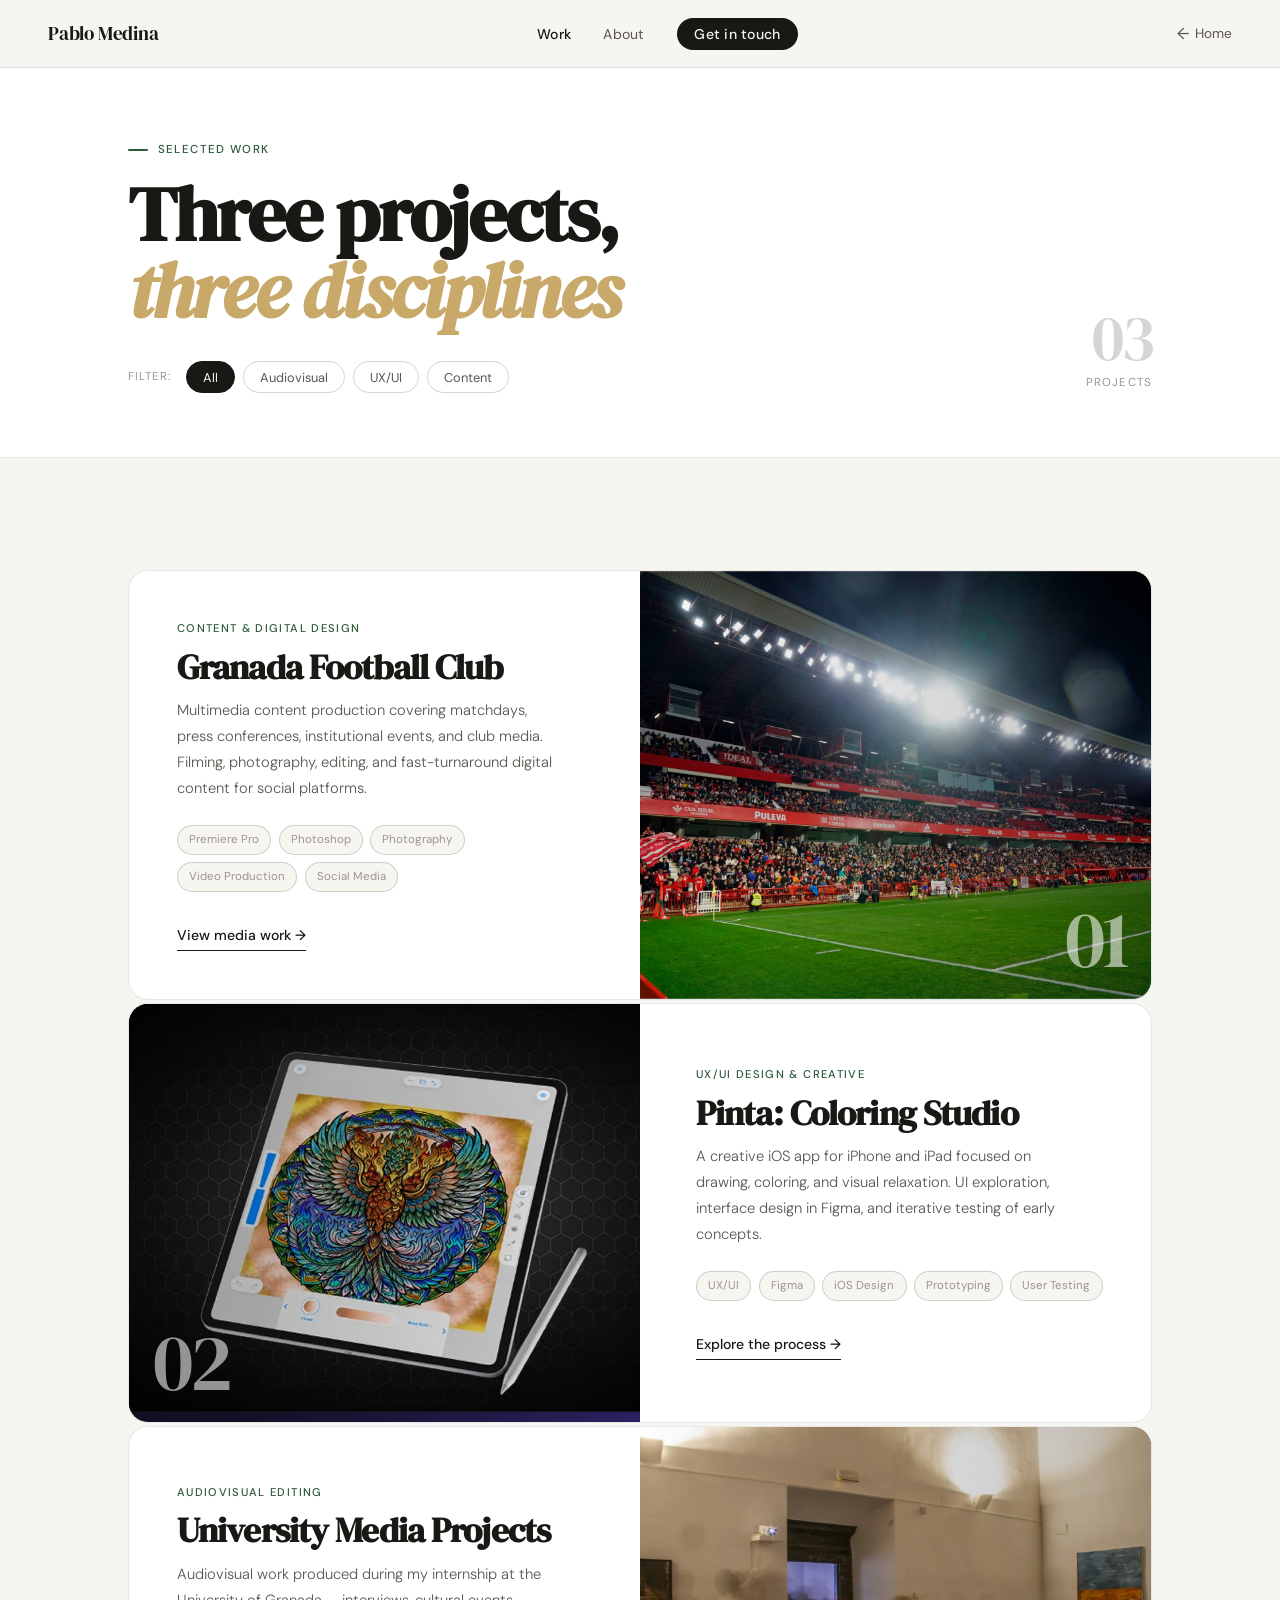
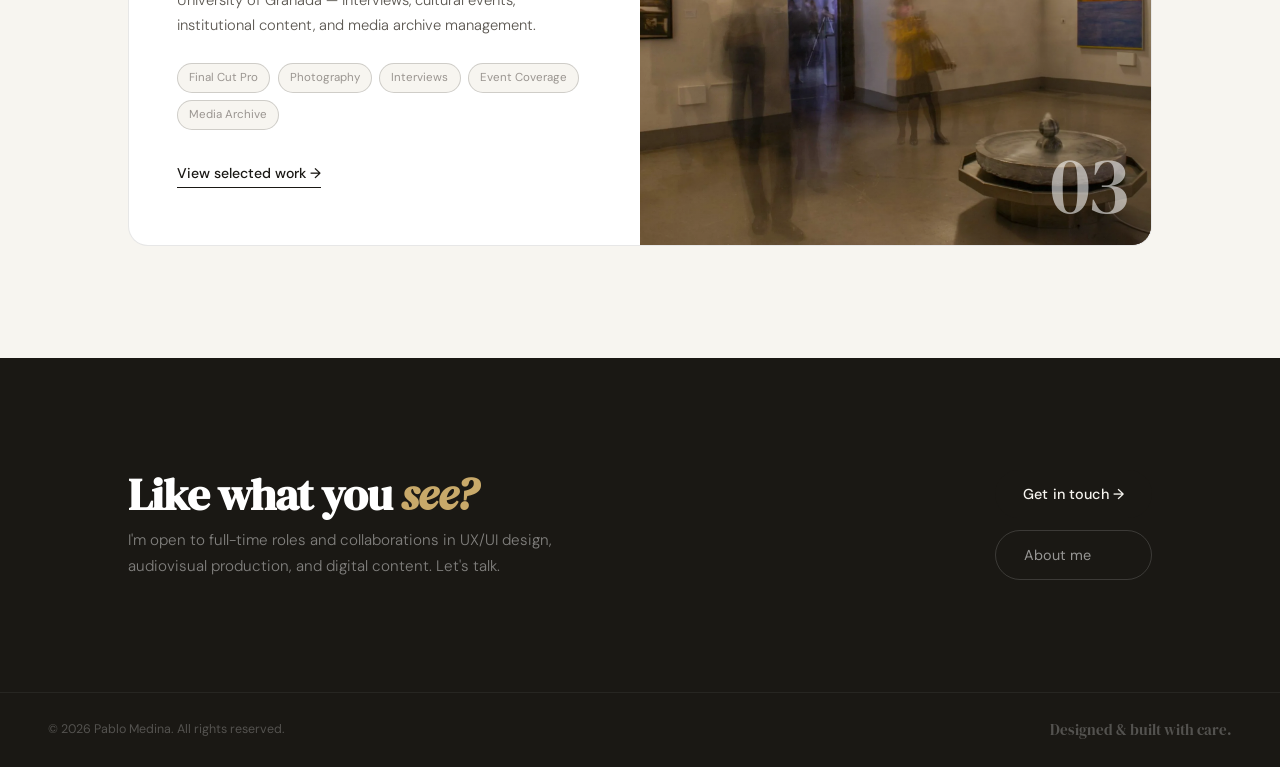
<file: pages/work.html>
<!DOCTYPE html>
<html lang="en">

<head>
  <meta charset="UTF-8">
  <meta name="viewport" content="width=device-width, initial-scale=1.0">
  <title>Work — Pablo Medina</title>
  <link rel="preconnect" href="https://fonts.googleapis.com">
  <link rel="preconnect" href="https://fonts.gstatic.com" crossorigin>
  <link
    href="https://fonts.googleapis.com/css2?family=DM+Sans:ital,opsz,wght@0,9..40,300;0,9..40,400;0,9..40,500;1,9..40,300&family=DM+Serif+Display:ital@0;1&display=swap"
    rel="stylesheet">
  <link rel="stylesheet" href="../css/style.css">

</head>

<body>


  <!-- ════════════════════════════════════════════
    NAV
    ════════════════════════════════════════════ -->
  <nav>
    <a href="../index.html" class="nav-logo">Pablo Medina</a>
    <ul class="nav-links">
      <li><a href="work.html" style="color:var(--ink);font-weight:500;">Work</a></li>
      <li><a href="about.html">About</a></li>
      <li><a href="../index.html#contact" class="nav-cta">Get in touch</a></li>
    </ul>
    <a href="../index.html" class="nav-back">
      <span>←</span> Home
    </a>
  </nav>


  <!-- ════════════════════════════════════════════
    HERO
    ════════════════════════════════════════════ -->
  <section id="work-hero">
    <div class="container">
      <div class="work-hero-inner">

        <div class="fade-up">
          <div class="work-hero-label">Selected work</div>
          <h1 class="work-hero-title">
            Three projects,<br><em>three disciplines</em>
          </h1>
          <div class="work-filter-bar">
            <span class="work-filter-label">Filter:</span>
            <button class="filter-btn active" data-filter="all">All</button>
            <button class="filter-btn" data-filter="audiovisual">Audiovisual</button>
            <button class="filter-btn" data-filter="ux">UX/UI</button>
            <button class="filter-btn" data-filter="content">Content</button>
          </div>
        </div>

        <div class="work-hero-count fade-up">
          <div class="work-hero-count-num">03</div>
          <div class="work-hero-count-label">Projects</div>
        </div>

      </div>
    </div>
  </section>


  <!-- ════════════════════════════════════════════
     PROJECTS
     ════════════════════════════════════════════ -->
  <section id="work-projects">
    <div class="container">
      <div class="work-projects-grid" id="projectsGrid">


        <!-- ════════════════════════
           PROJECT 1 — Granada CF
           ════════════════════════ -->

        <a href="projects/granadacf.html" class="wp-row reverse fade-up" data-category="audiovisual content">
          <div class="wp-visual">

            <img src="../img/granadacf/pic.jpg" alt="Granada CF" style="position:absolute;inset:0;width:100%;height:100%;
       object-fit:cover;object-position:center 30%;
       z-index:1;transition:transform 0.6s ease;" onerror="this.style.display='none'">
            <div class="wp-bg-fallback wp-grad-gcf"></div>
            <div class="wp-visual-overlay"></div>
            <div class="wp-num">01</div>
          </div>

          <div class="wp-info">
            <div class="wp-type">Content &amp; Digital Design</div>
            <h2 class="wp-title">Granada Football Club</h2>
            <p class="wp-desc">Multimedia content production covering matchdays, press conferences, institutional
              events, and club media. Filming, photography, editing, and fast-turnaround digital content for social
              platforms.</p>
            <div class="wp-tags">
              <span class="wp-tag">Premiere Pro</span>
              <span class="wp-tag">Photoshop</span>
              <span class="wp-tag">Photography</span>
              <span class="wp-tag">Video Production</span>
              <span class="wp-tag">Social Media</span>
            </div>
            <span class="wp-link">View media work →</span>
          </div>
        </a>


        <!-- ════════════════════════
           PROJECT 2 — Pinta
           ════════════════════════ -->
        <a href="projects/pinta.html" class="wp-row fade-up" data-category="ux">
          <div class="wp-visual">
            <img src="../img/pinta/ipad.png" alt="Pinta: Coloring Studio" style="position:absolute;inset:0;width:100%;height:100%;
       object-fit:cover;object-position:center top;
       z-index:1;transition:transform 0.6s ease;">
            <div class="wp-bg-fallback wp-grad-pinta"></div>
            <div class="wp-visual-overlay"></div>
            <div class="wp-num">02</div>
          </div>

          <div class="wp-info">
            <div class="wp-type">UX/UI Design &amp; Creative</div>
            <h2 class="wp-title">Pinta: Coloring Studio</h2>
            <p class="wp-desc">A creative iOS app for iPhone and iPad focused on drawing, coloring, and visual
              relaxation. UI exploration, interface design in Figma, and iterative testing of early concepts.</p>
            <div class="wp-tags">
              <span class="wp-tag">UX/UI</span>
              <span class="wp-tag">Figma</span>
              <span class="wp-tag">iOS Design</span>
              <span class="wp-tag">Prototyping</span>
              <span class="wp-tag">User Testing</span>
            </div>
            <span class="wp-link">Explore the process →</span>
          </div>
        </a>


        <!-- ════════════════════════
           PROJECT 3 — UGR
           ════════════════════════ -->
        <a href="projects/ugr.html" class="wp-row reverse fade-up" data-category="audiovisual">
          <div class="wp-visual">
            <img src="../img/ugr/pic.webp" alt="University of Granada" style="position:absolute;inset:0;width:100%;height:100%;
       object-fit:cover;object-position:center top;
       z-index:1;transition:transform 0.6s ease;" onerror="this.style.display='none'">
            <div class="wp-bg-fallback wp-grad-ugr"></div>
            <div class="wp-visual-overlay"></div>
            <div class="wp-num">03</div>
          </div>

          <div class="wp-info">
            <div class="wp-type">Audiovisual Editing</div>
            <h2 class="wp-title">University Media Projects</h2>
            <p class="wp-desc">Audiovisual work produced during my internship at the University of Granada — interviews,
              cultural events, institutional content, and media archive management.</p>
            <div class="wp-tags">
              <span class="wp-tag">Final Cut Pro</span>
              <span class="wp-tag">Photography</span>
              <span class="wp-tag">Interviews</span>
              <span class="wp-tag">Event Coverage</span>
              <span class="wp-tag">Media Archive</span>
            </div>
            <span class="wp-link">View selected work →</span>
          </div>
        </a>


      </div><!-- /work-projects-grid -->
    </div>
  </section>


  <!-- ════════════════════════════════════════════
     CTA
     ════════════════════════════════════════════ -->
  <section id="work-cta">
    <div class="container">
      <div class="work-cta-inner">
        <div>
          <h2 class="work-cta-heading">Like what you <em>see?</em></h2>
          <p class="work-cta-sub">I'm open to full-time roles and collaborations in UX/UI design, audiovisual
            production, and digital content. Let's talk.</p>
        </div>
        <div class="work-cta-actions">
          <a href="../index.html#contact" class="btn-primary">Get in touch →</a>
          <a href="about.html" class="btn-outline"
            style="border-color:rgba(255,255,255,0.15);color:rgba(255,255,255,0.55);">About me</a>
        </div>
      </div>
    </div>
  </section>

  <div class="work-site-footer">
    <span class="work-site-footer-copy">© 2026 Pablo Medina. All rights reserved.</span>
    <span class="work-site-footer-name">Designed &amp; built with care.</span>
  </div>


  <script>
    // Fade-up on scroll
    const observer = new IntersectionObserver((entries) => {
      entries.forEach(entry => {
        if (entry.isIntersecting) entry.target.classList.add('visible');
      });
    }, { threshold: 0.08 });
    document.querySelectorAll('.fade-up').forEach(el => observer.observe(el));

    // Filter buttons
    const filterBtns = document.querySelectorAll('.filter-btn');
    const projects = document.querySelectorAll('.wp-row');

    filterBtns.forEach(btn => {
      btn.addEventListener('click', () => {
        // Update active state
        filterBtns.forEach(b => b.classList.remove('active'));
        btn.classList.add('active');

        const filter = btn.dataset.filter;

        projects.forEach(project => {
          const cats = project.dataset.category || '';
          if (filter === 'all' || cats.includes(filter)) {
            project.style.display = '';
            // Re-trigger fade animation
            project.classList.remove('visible');
            setTimeout(() => project.classList.add('visible'), 60);
          } else {
            project.style.display = 'none';
          }
        });
      });
    });

    // Smooth scroll
    document.querySelectorAll('a[href^="#"]').forEach(a => {
      a.addEventListener('click', e => {
        const target = document.querySelector(a.getAttribute('href'));
        if (target) { e.preventDefault(); target.scrollIntoView({ behavior: 'smooth' }); }
      });
    });
  </script>

</body>

</html>
</file>
<file: css/style.css>
/* =============================================
   PORTFOLIO — Alex Mercer
   portfolio.css
   Usado por: index.html  +  case-study-atlanza.html
   ============================================= */


/* ─────────────────────────────────────────────
   RESET & BASE
   ───────────────────────────────────────────── */

*,
*::before,
*::after {
  box-sizing: border-box;
  margin: 0;
  padding: 0;
}

:root {
  --bg: #F7F5F0;
  --surface: #FFFFFF;
  --ink: #1A1814;
  --ink-2: #5A5650;
  --ink-3: #9A9590;
  --accent: #2D5A3D;
  --accent-light: #E8F0EB;
  --accent-2: #C8A96A;
  --border: rgba(26, 24, 20, 0.10);
  --border-strong: rgba(26, 24, 20, 0.18);
  --serif: 'DM Serif Display', Georgia, serif;
  --sans: 'DM Sans', system-ui, sans-serif;
  --max: 1120px;
  --nav-h: 68px;
}

html {
  scroll-behavior: smooth;
}

body {
  font-family: var(--sans);
  background: var(--bg);
  color: var(--ink);
  font-size: 16px;
  line-height: 1.7;
  -webkit-font-smoothing: antialiased;
}

/* ─── LAYOUT ──────────────────────────────── */
.container {
  max-width: var(--max);
  margin: 0 auto;
  padding: 0 clamp(1.5rem, 5vw, 3rem);
}

section {
  padding: 7rem 0;
}

section:first-of-type {
  padding-top: calc(var(--nav-h) + 5rem);
}


/* ─────────────────────────────────────────────
   NAV  (compartido)
   ───────────────────────────────────────────── */

nav {
  position: fixed;
  top: 0;
  left: 0;
  right: 0;
  height: var(--nav-h);
  background: rgba(247, 245, 240, 0.92);
  backdrop-filter: blur(12px);
  -webkit-backdrop-filter: blur(12px);
  border-bottom: 1px solid var(--border);
  z-index: 100;
  display: flex;
  align-items: center;
  justify-content: space-between;
  padding: 0 clamp(1.5rem, 5vw, 3rem);
}

.nav-logo {
  font-family: var(--serif);
  font-size: 1.2rem;
  color: var(--ink);
  text-decoration: none;
  letter-spacing: -0.01em;
}

.nav-links {
  display: flex;
  gap: 2rem;
  list-style: none;
  align-items: center;
}

.nav-links a {
  font-size: 0.88rem;
  font-weight: 400;
  color: var(--ink-2);
  text-decoration: none;
  letter-spacing: 0.02em;
  transition: color 0.2s;
}

.nav-links a:hover {
  color: var(--ink);
}

.nav-cta {
  background: var(--ink) !important;
  color: var(--bg) !important;
  padding: 0.45rem 1.1rem !important;
  border-radius: 100px !important;
  font-weight: 500 !important;
  transition: opacity 0.2s !important;
}

.nav-cta:hover {
  opacity: 0.8;
  color: var(--bg) !important;
}

.nav-back {
  display: flex;
  align-items: center;
  gap: 0.4rem;
  font-size: 0.85rem;
  color: var(--ink-2);
  text-decoration: none;
  transition: color 0.2s, gap 0.2s;
}

.nav-back:hover {
  color: var(--ink);
  gap: 0.6rem;
}

.nav-back span {
  font-size: 1rem;
}


/* ─────────────────────────────────────────────
   COMPONENTES COMPARTIDOS
   ───────────────────────────────────────────── */

.section-label {
  display: flex;
  align-items: center;
  gap: 0.75rem;
  font-size: 0.75rem;
  font-weight: 500;
  letter-spacing: 0.1em;
  text-transform: uppercase;
  color: var(--ink-3);
  margin-bottom: 2.5rem;
}

.section-label::before {
  content: '';
  width: 24px;
  height: 1.5px;
  background: var(--accent);
  border-radius: 2px;
  flex-shrink: 0;
}

.section-title {
  font-family: var(--serif);
  font-size: clamp(2rem, 4vw, 3rem);
  line-height: 1.1;
  letter-spacing: -0.02em;
  margin-bottom: 1rem;
}

.section-title em {
  font-style: italic;
  color: var(--accent-2);
}

.section-intro {
  font-size: 1.1rem;
  color: var(--ink-2);
  font-weight: 300;
  max-width: 520px;
  line-height: 1.7;
}

.fade-up {
  opacity: 0;
  transform: translateY(24px);
  transition: opacity 0.7s ease, transform 0.7s ease;
}

.fade-up.visible {
  opacity: 1;
  transform: translateY(0);
}

.fade-up:nth-child(2) {
  transition-delay: 0.1s;
}

.fade-up:nth-child(3) {
  transition-delay: 0.2s;
}

.fade-up:nth-child(4) {
  transition-delay: 0.3s;
}

.fade-up:nth-child(5) {
  transition-delay: 0.4s;
}

.btn-primary {
  background: var(--ink);
  color: var(--bg);
  padding: 0.75rem 1.75rem;
  border-radius: 100px;
  text-decoration: none;
  font-size: 0.9rem;
  font-weight: 500;
  transition: opacity 0.2s;
  letter-spacing: 0.01em;
}

.btn-primary:hover {
  opacity: 0.8;
}

.btn-ghost {
  color: var(--ink);
  text-decoration: none;
  font-size: 0.9rem;
  font-weight: 400;
  display: flex;
  align-items: center;
  gap: 0.4rem;
  padding: 0.75rem 0;
  border-bottom: 1.5px solid var(--ink);
  transition: gap 0.2s;
}

.btn-ghost:hover {
  gap: 0.7rem;
}


/* ═════════════════════════════════════════════
   INDEX — HERO
   ═════════════════════════════════════════════ */

#hero {
  min-height: 100vh;
  display: flex;
  align-items: center;
  padding-top: var(--nav-h);
  padding-bottom: 5rem;
}

.hero-inner {
  display: grid;
  grid-template-columns: 1fr auto;
  gap: 4rem;
  align-items: end;
  width: 100%;
}

.hero-badge {
  display: inline-flex;
  align-items: center;
  gap: 0.5rem;
  background: var(--accent-light);
  color: var(--accent);
  font-size: 0.8rem;
  font-weight: 500;
  letter-spacing: 0.06em;
  text-transform: uppercase;
  padding: 0.4rem 0.9rem;
  border-radius: 100px;
  margin-bottom: 1.5rem;
}

.hero-badge::before {
  content: '';
  width: 6px;
  height: 6px;
  border-radius: 50%;
  background: var(--accent);
  animation: pulse 2s ease-in-out infinite;
}

@keyframes pulse {

  0%,
  100% {
    opacity: 1;
    transform: scale(1);
  }

  50% {
    opacity: 0.5;
    transform: scale(0.75);
  }
}

.hero-name {
  font-family: var(--serif);
  font-size: clamp(3.5rem, 7vw, 6.5rem);
  line-height: 1.0;
  letter-spacing: -0.025em;
  color: var(--ink);
  margin-bottom: 0.3em;
}

.hero-name em {
  font-style: italic;
  color: var(--accent-2);
}

.hero-tagline {
  font-size: clamp(1.1rem, 2vw, 1.35rem);
  color: var(--ink-2);
  font-weight: 300;
  max-width: 560px;
  margin-bottom: 2.5rem;
  line-height: 1.6;
}

.hero-actions {
  display: flex;
  gap: 1rem;
  align-items: center;
}

.hero-meta {
  display: flex;
  flex-direction: column;
  gap: 1.25rem;
  align-items: flex-end;
  padding-bottom: 0.5rem;
}

.hero-stat {
  text-align: right;
}

.hero-stat-num {
  font-family: var(--serif);
  font-size: 2.2rem;
  line-height: 1;
  color: var(--ink);
}

.hero-stat-label {
  font-size: 0.78rem;
  color: var(--ink-3);
  letter-spacing: 0.04em;
  text-transform: uppercase;
  margin-top: 0.15rem;
}

.hero-divider {
  width: 1px;
  height: 48px;
  background: var(--border-strong);
  margin: 0 auto;
}

.scroll-hint {
  display: flex;
  flex-direction: column;
  gap: 0.5rem;
  margin-top: 4rem;
  opacity: 0.45;
  animation: floatDown 2.4s ease-in-out infinite;
}

.scroll-hint span {
  font-size: 0.72rem;
  letter-spacing: 0.1em;
  text-transform: uppercase;
  color: var(--ink-2);
}

.scroll-arrow {
  width: 1px;
  height: 32px;
  background: linear-gradient(to bottom, transparent, var(--ink));
}

@keyframes floatDown {

  0%,
  100% {
    transform: translateY(0);
  }

  50% {
    transform: translateY(6px);
  }
}


/* ═════════════════════════════════════════════
   INDEX — ABOUT
   ═════════════════════════════════════════════ */

#about {
  background: var(--surface);
}

.about-grid {
  display: grid;
  grid-template-columns: 1fr 1fr;
  gap: 5rem;
  align-items: start;
  margin-top: 3.5rem;
}

.about-text p {
  color: var(--ink-2);
  margin-bottom: 1.2rem;
  line-height: 1.8;
  font-weight: 300;
}

.about-text p strong {
  color: var(--ink);
  font-weight: 500;
}

.about-pillars {
  display: grid;
  grid-template-columns: 1fr 1fr;
  gap: 1rem;
}

.pillar {
  padding: 1.5rem;
  border: 1px solid var(--border);
  border-radius: 14px;
  background: var(--bg);
  transition: border-color 0.2s, transform 0.2s;
}

.pillar:hover {
  border-color: var(--border-strong);
  transform: translateY(-2px);
}

.pillar-icon {
  width: 40px;
  height: 40px;
  border-radius: 10px;
  background: var(--accent-light);
  display: flex;
  align-items: center;
  justify-content: center;
  margin-bottom: 0.75rem;
  font-size: 1.2rem;
}

.pillar-title {
  font-size: 0.9rem;
  font-weight: 500;
  margin-bottom: 0.35rem;
  color: var(--ink);
}

.pillar-desc {
  font-size: 0.82rem;
  color: var(--ink-3);
  line-height: 1.55;
}


/* ═════════════════════════════════════════════
   INDEX — WORK
   ═════════════════════════════════════════════ */

#work {
  background: var(--bg);
}

.work-header {
  display: flex;
  justify-content: space-between;
  align-items: flex-end;
  margin-bottom: 4rem;
}

.projects-list {
  display: flex;
  flex-direction: column;
  gap: 2px;
}

.project-card {
  background: var(--surface);
  border-radius: 20px;
  overflow: hidden;
  display: grid;
  grid-template-columns: 1fr 1fr;
  min-height: 380px;
  text-decoration: none;
  color: inherit;
  transition: transform 0.3s ease, box-shadow 0.3s ease;
  border: 1px solid var(--border);
}

.project-card:hover {
  transform: translateY(-4px);
  box-shadow: 0 24px 64px rgba(26, 24, 20, 0.10);
}

.project-card.reverse {
  direction: rtl;
}

.project-card.reverse>* {
  direction: ltr;
}

.project-visual {
  position: relative;
  overflow: hidden;
  min-height: 320px;
}

/* Direct <img> inside project-visual — replaces mockup */
.project-visual>img {
  position: absolute;
  inset: 0;
  width: 100%;
  height: 100%;
  object-fit: cover;
  display: block;
  transition: transform 0.5s ease;
}

.project-card:hover .project-visual>img {
  transform: scale(1.04);
}

.project-bg {
  position: absolute;
  inset: 0;
  display: flex;
  align-items: center;
  justify-content: center;
}

.project-bg-ux {
  background: #1E3A2F;
}

.project-bg-av {
  background: #1A1433;
}

.project-bg-cd {
  background: #2E1A0E;
}

.project-mockup {
  width: 75%;
  max-width: 280px;
  border-radius: 12px;
  box-shadow: 0 20px 60px rgba(0, 0, 0, 0.35);
  background: white;
  overflow: hidden;
  transform: perspective(800px) rotateY(-8deg) rotateX(2deg);
  transition: transform 0.4s ease;
}

.project-card:hover .project-mockup {
  transform: perspective(800px) rotateY(-4deg) rotateX(1deg);
}

.project-card.reverse .project-mockup {
  transform: perspective(800px) rotateY(8deg) rotateX(2deg);
}

.project-card.reverse:hover .project-mockup {
  transform: perspective(800px) rotateY(4deg) rotateX(1deg);
}

/* Mockup — UX */
.mockup-ux {
  padding: 0;
}

.mockup-ux-nav {
  background: #2D5A3D;
  padding: 10px 14px;
  display: flex;
  justify-content: space-between;
  align-items: center;
}

.mockup-ux-nav span {
  color: white;
  font-size: 9px;
  font-weight: 500;
}

.mockup-ux-dots {
  display: flex;
  gap: 4px;
}

.mockup-ux-dot {
  width: 6px;
  height: 6px;
  border-radius: 50%;
  background: rgba(255, 255, 255, 0.4);
}

.mockup-ux-body {
  padding: 14px;
}

.mockup-ux-hero {
  background: #E8F0EB;
  border-radius: 8px;
  height: 56px;
  margin-bottom: 10px;
  display: flex;
  align-items: center;
  justify-content: center;
}

.mockup-ux-hero span {
  font-size: 8px;
  color: #2D5A3D;
  font-weight: 500;
}

.mockup-ux-cards {
  display: grid;
  grid-template-columns: 1fr 1fr 1fr;
  gap: 6px;
}

.mockup-ux-card {
  background: #F7F5F0;
  border-radius: 6px;
  height: 48px;
  padding: 6px;
}

.mockup-ux-line {
  height: 4px;
  background: #ddd;
  border-radius: 2px;
  margin-bottom: 4px;
}

.mockup-ux-line.short {
  width: 60%;
  background: #ccc;
}

/* Mockup — AV */
.mockup-av {
  background: #111;
  padding: 0;
}

.mockup-av-header {
  background: #1c1c1e;
  padding: 8px 12px;
  display: flex;
  gap: 8px;
  align-items: center;
}

.mockup-av-pill {
  background: #2D5A3D;
  border-radius: 4px;
  height: 18px;
  padding: 0 8px;
  display: flex;
  align-items: center;
}

.mockup-av-pill span {
  color: white;
  font-size: 7px;
}

.mockup-av-thumb {
  background: #222;
  margin: 10px;
  border-radius: 6px;
  height: 70px;
  display: flex;
  align-items: center;
  justify-content: center;
}

.mockup-av-play {
  width: 24px;
  height: 24px;
  border-radius: 50%;
  background: rgba(255, 255, 255, 0.15);
  display: flex;
  align-items: center;
  justify-content: center;
}

.mockup-av-triangle {
  width: 0;
  height: 0;
  border-top: 6px solid transparent;
  border-bottom: 6px solid transparent;
  border-left: 10px solid white;
  margin-left: 2px;
}

.mockup-av-timeline {
  padding: 8px 10px;
}

.mockup-av-bar {
  height: 4px;
  background: #333;
  border-radius: 2px;
  margin-bottom: 6px;
  position: relative;
}

.mockup-av-progress {
  position: absolute;
  left: 0;
  top: 0;
  width: 38%;
  height: 100%;
  background: #C8A96A;
  border-radius: 2px;
}

.mockup-av-tracks {
  display: flex;
  flex-direction: column;
  gap: 3px;
}

.mockup-av-track {
  height: 10px;
  background: #1a1a1a;
  border-radius: 3px;
  display: flex;
  gap: 2px;
  padding: 2px;
}

.mockup-av-clip {
  height: 100%;
  border-radius: 2px;
  flex: 1;
}

.clip-a {
  background: #2D5A3D;
  flex: 2 !important;
}

.clip-b {
  background: #444;
}

.clip-c {
  background: #3A3040;
  flex: 1.5 !important;
}

.clip-d {
  background: #333;
}

/* Mockup — CD */
.mockup-cd {
  background: white;
}

.mockup-cd-header {
  background: #2E1A0E;
  padding: 10px 14px;
  display: flex;
  justify-content: space-between;
  align-items: center;
}

.mockup-cd-logo {
  color: #C8A96A;
  font-size: 9px;
  font-weight: 500;
}

.mockup-cd-nav {
  display: flex;
  gap: 6px;
}

.mockup-cd-navdot {
  width: 4px;
  height: 4px;
  border-radius: 50%;
  background: rgba(255, 255, 255, 0.3);
}

.mockup-cd-body {
  padding: 14px;
}

.mockup-cd-img {
  border-radius: 8px;
  background: #F0E8D8;
  height: 60px;
  margin-bottom: 10px;
  display: grid;
  grid-template-columns: 1fr 1fr;
  gap: 4px;
  padding: 6px;
}

.mockup-cd-thumb {
  border-radius: 4px;
  background: #D4C4A8;
}

.mockup-cd-thumb.dark {
  background: #A89070;
}

.mockup-cd-meta {
  display: flex;
  flex-direction: column;
  gap: 4px;
}

.mockup-cd-tag {
  display: inline-block;
  background: #FEF3E2;
  color: #A07020;
  font-size: 7px;
  padding: 2px 6px;
  border-radius: 10px;
}

.mockup-cd-title-line {
  height: 6px;
  background: #1A1814;
  border-radius: 2px;
  width: 80%;
}

.mockup-cd-sub-line {
  height: 4px;
  background: #ccc;
  border-radius: 2px;
  width: 55%;
}

.project-info {
  padding: 3rem 3rem 3rem 3.5rem;
  display: flex;
  flex-direction: column;
  justify-content: center;
}

.project-card.reverse .project-info {
  padding: 3rem 3.5rem 3rem 3rem;
}

.project-type {
  font-size: 0.72rem;
  font-weight: 500;
  letter-spacing: 0.12em;
  text-transform: uppercase;
  color: var(--accent);
  margin-bottom: 0.75rem;
}

.project-title {
  font-family: var(--serif);
  font-size: 1.9rem;
  line-height: 1.15;
  letter-spacing: -0.02em;
  margin-bottom: 0.75rem;
}

.project-desc {
  font-size: 0.93rem;
  color: var(--ink-2);
  line-height: 1.7;
  font-weight: 300;
  margin-bottom: 1.5rem;
  max-width: 360px;
}

.project-tags {
  display: flex;
  flex-wrap: wrap;
  gap: 0.5rem;
  margin-bottom: 2rem;
}

.tag {
  font-size: 0.75rem;
  padding: 0.3rem 0.75rem;
  border-radius: 100px;
  border: 1px solid var(--border-strong);
  color: var(--ink-2);
  background: var(--bg);
}

.project-link {
  display: inline-flex;
  align-items: center;
  gap: 0.4rem;
  font-size: 0.88rem;
  font-weight: 500;
  color: var(--ink);
  text-decoration: none;
  border-bottom: 1.5px solid var(--ink);
  padding-bottom: 2px;
  transition: gap 0.2s;
  width: fit-content;
}

.project-link:hover {
  gap: 0.65rem;
}


/* ═════════════════════════════════════════════
   INDEX — SKILLS
   ═════════════════════════════════════════════ */

#skills {
  background: var(--surface);
}

.skills-grid {
  display: grid;
  grid-template-columns: repeat(4, 1fr);
  gap: 1.5rem;
  margin-top: 3.5rem;
}

.skill-category {
  border: 1px solid var(--border);
  border-radius: 16px;
  padding: 1.75rem;
  background: var(--bg);
}

.skill-cat-icon {
  font-size: 1.5rem;
  margin-bottom: 0.75rem;
  display: block;
}

.skill-cat-title {
  font-size: 0.78rem;
  font-weight: 500;
  letter-spacing: 0.08em;
  text-transform: uppercase;
  color: var(--ink-3);
  margin-bottom: 1.25rem;
}

.skill-items {
  display: flex;
  flex-direction: column;
  gap: 0.6rem;
}

.skill-item {
  display: flex;
  justify-content: space-between;
  align-items: center;
}

.skill-name {
  font-size: 0.9rem;
  font-weight: 400;
  color: var(--ink);
}

.skill-bar-wrap {
  width: 64px;
  height: 4px;
  background: var(--border);
  border-radius: 2px;
  overflow: hidden;
}

.skill-bar {
  height: 100%;
  border-radius: 2px;
  background: var(--accent);
}

.skills-extra {
  margin-top: 3rem;
  padding: 2rem;
  border: 1px solid var(--border);
  border-radius: 16px;
  display: flex;
  gap: 3rem;
  align-items: center;
  background: var(--accent-light);
}

.skills-extra-label {
  font-size: 0.78rem;
  font-weight: 500;
  letter-spacing: 0.08em;
  text-transform: uppercase;
  color: var(--accent);
  white-space: nowrap;
  flex-shrink: 0;
}

.skills-chips {
  display: flex;
  flex-wrap: wrap;
  gap: 0.5rem;
}

.skill-chip {
  font-size: 0.82rem;
  padding: 0.3rem 0.8rem;
  border-radius: 100px;
  background: white;
  color: var(--accent);
  border: 1px solid rgba(45, 90, 61, 0.2);
  font-weight: 400;
}


/* ═════════════════════════════════════════════
   INDEX — CONTACT
   ═════════════════════════════════════════════ */

#contact {
  background: var(--ink);
}

.contact-inner {
  display: grid;
  grid-template-columns: 1fr 1fr;
  gap: 6rem;
  align-items: center;
}

.contact-heading {
  font-family: var(--serif);
  font-size: clamp(2.5rem, 5vw, 4rem);
  line-height: 1.05;
  letter-spacing: -0.025em;
  color: white;
  margin-bottom: 1.5rem;
}

.contact-heading em {
  font-style: italic;
  color: var(--accent-2);
}

.contact-sub {
  font-size: 1rem;
  color: rgba(255, 255, 255, 0.55);
  line-height: 1.7;
  font-weight: 300;
  max-width: 420px;
}

.contact-form {
  display: flex;
  flex-direction: column;
  gap: 1rem;
}

.form-row {
  display: grid;
  grid-template-columns: 1fr 1fr;
  gap: 1rem;
}

.form-field {
  display: flex;
  flex-direction: column;
  gap: 0.35rem;
}

.form-field label {
  font-size: 0.75rem;
  font-weight: 500;
  letter-spacing: 0.06em;
  text-transform: uppercase;
  color: rgba(255, 255, 255, 0.4);
}

.form-field input,
.form-field textarea,
.form-field select {
  background: rgba(255, 255, 255, 0.07);
  border: 1px solid rgba(255, 255, 255, 0.12);
  border-radius: 10px;
  padding: 0.75rem 1rem;
  font-family: var(--sans);
  font-size: 0.92rem;
  color: white;
  outline: none;
  transition: border-color 0.2s;
  width: 100%;
  -webkit-appearance: none;
}

.form-field input::placeholder,
.form-field textarea::placeholder {
  color: rgba(255, 255, 255, 0.25);
}

.form-field input:focus,
.form-field textarea:focus {
  border-color: rgba(255, 255, 255, 0.35);
}

.form-field textarea {
  resize: none;
  min-height: 110px;
}

.form-field select option {
  background: #1A1814;
  color: white;
}

.form-submit {
  display: flex;
  align-items: center;
  justify-content: space-between;
  margin-top: 0.5rem;
}

.form-links {
  display: flex;
  gap: 1.5rem;
}

.form-social {
  font-size: 0.82rem;
  color: rgba(255, 255, 255, 0.4);
  text-decoration: none;
  display: flex;
  align-items: center;
  gap: 0.3rem;
  transition: color 0.2s;
}

.form-social:hover {
  color: rgba(255, 255, 255, 0.75);
}

.btn-send {
  background: var(--accent-2);
  color: var(--ink);
  border: none;
  padding: 0.75rem 1.75rem;
  border-radius: 100px;
  font-family: var(--sans);
  font-size: 0.9rem;
  font-weight: 500;
  cursor: pointer;
  display: flex;
  align-items: center;
  gap: 0.4rem;
  transition: opacity 0.2s;
}

.btn-send:hover {
  opacity: 0.85;
}

.form-success {
  display: none;
  text-align: center;
  padding: 3rem 2rem;
  border: 1px solid rgba(255, 255, 255, 0.12);
  border-radius: 16px;
  color: white;
}

.form-success.show {
  display: block;
}

.form-success .checkmark {
  font-size: 2.5rem;
  margin-bottom: 1rem;
  display: block;
}

.form-success h3 {
  font-family: var(--serif);
  font-size: 1.6rem;
  margin-bottom: 0.5rem;
}

.form-success p {
  color: rgba(255, 255, 255, 0.55);
  font-size: 0.9rem;
}

/* Form error message */
.form-error {
  font-size: 0.82rem;
  color: #F4A97A;
  margin-top: 0.5rem;
  padding: 0.6rem 1rem;
  border-radius: 8px;
  background: rgba(244, 169, 122, 0.08);
  border: 1px solid rgba(244, 169, 122, 0.2);
}


/* ═════════════════════════════════════════════
   INDEX — FOOTER
   ═════════════════════════════════════════════ */

footer {
  background: var(--ink);
  border-top: 1px solid rgba(255, 255, 255, 0.07);
  padding: 2rem 0;
}

.footer-inner {
  display: flex;
  justify-content: space-between;
  align-items: center;
}

.footer-copy {
  font-size: 0.8rem;
  color: rgba(255, 255, 255, 0.3);
}

.footer-name {
  font-family: var(--serif);
  font-size: 1rem;
  color: rgba(255, 255, 255, 0.35);
}


/* ═════════════════════════════════════════════
   CASE STUDY — HERO
   ═════════════════════════════════════════════ */

/* El case study usa section:first-of-type diferente */
#hero.cs-hero {
  padding-top: var(--nav-h) !important;
  min-height: 92vh;
  display: flex;
  flex-direction: column;
  justify-content: flex-end;
  align-items: stretch;
  background: var(--ink);
  position: relative;
  overflow: hidden;
}

.hero-bg-image {
  position: absolute;
  inset: 0;
  overflow: hidden;
  z-index: 0;
}

.hero-bg-image img {
  width: 100%;
  height: 100%;
  object-fit: cover;
  object-position: center;
  display: block;
  opacity: 0.45;
}

.hero-overlay {
  position: absolute;
  inset: 0;
  background: linear-gradient(to bottom, rgba(26, 24, 20, 0.35) 0%, rgba(26, 24, 20, 0.10) 40%, rgba(26, 24, 20, 0.80) 100%);
  z-index: 1;
}

.hero-stadium {
  position: absolute;
  inset: 0;
  overflow: hidden;
  z-index: 0;
}

.hero-content {
  position: relative;
  z-index: 2;
  padding: 5rem clamp(1.5rem, 5vw, 3rem);
  max-width: var(--max);
  margin: 0 auto;
  width: 100%;
}

.hero-breadcrumb {
  display: flex;
  align-items: center;
  gap: 0.6rem;
  font-size: 0.78rem;
  color: rgba(255, 255, 255, 0.4);
  letter-spacing: 0.08em;
  text-transform: uppercase;
  margin-bottom: 2rem;
}

.hero-breadcrumb span {
  color: rgba(255, 255, 255, 0.25);
}

.hero-type-badge {
  display: inline-flex;
  align-items: center;
  gap: 0.5rem;
  background: rgba(45, 90, 61, 0.35);
  border: 1px solid rgba(45, 90, 61, 0.5);
  color: #8FC99E;
  font-size: 0.72rem;
  font-weight: 500;
  letter-spacing: 0.1em;
  text-transform: uppercase;
  padding: 0.35rem 0.85rem;
  border-radius: 100px;
  margin-bottom: 1.5rem;
  backdrop-filter: blur(8px);
}

.hero-title {
  font-family: var(--serif);
  font-size: clamp(3rem, 7vw, 6.5rem);
  line-height: 0.95;
  letter-spacing: -0.03em;
  color: white;
  margin-bottom: 0.3em;
}

.hero-title em {
  font-style: italic;
  color: var(--accent-2);
}

.hero-subtitle {
  font-size: clamp(1rem, 2vw, 1.2rem);
  color: rgba(255, 255, 255, 0.55);
  font-weight: 300;
  max-width: 520px;
  line-height: 1.6;
  margin-bottom: 3rem;
}

.hero-meta-bar {
  display: flex;
  gap: 3rem;
  padding-top: 2rem;
  border-top: 1px solid rgba(255, 255, 255, 0.1);
  flex-wrap: wrap;
}

.hero-meta-label {
  font-size: 0.7rem;
  letter-spacing: 0.1em;
  text-transform: uppercase;
  color: rgba(255, 255, 255, 0.3);
  margin-bottom: 0.25rem;
}

.hero-meta-value {
  font-size: 0.9rem;
  color: rgba(255, 255, 255, 0.75);
  font-weight: 400;
}


/* ═════════════════════════════════════════════
   CASE STUDY — OVERVIEW
   ═════════════════════════════════════════════ */

#overview {
  background: var(--surface);
}

.overview-grid {
  display: grid;
  grid-template-columns: 1fr 1fr;
  gap: 5rem;
  align-items: start;
}

.overview-text p {
  color: var(--ink-2);
  font-weight: 300;
  line-height: 1.85;
  margin-bottom: 1.2rem;
  font-size: 1.05rem;
}

.overview-text p strong {
  color: var(--ink);
  font-weight: 500;
}

.overview-stats {
  display: flex;
  flex-direction: column;
}

.overview-stat {
  padding: 1.75rem 0;
  border-bottom: 1px solid var(--border);
  display: flex;
  justify-content: space-between;
  align-items: center;
}

.overview-stat:first-child {
  border-top: 1px solid var(--border);
}

.overview-stat-label {
  font-size: 0.78rem;
  letter-spacing: 0.08em;
  text-transform: uppercase;
  color: var(--ink-3);
}

.overview-stat-value {
  font-size: 0.95rem;
  color: var(--ink);
  font-weight: 500;
  text-align: right;
}


/* ═════════════════════════════════════════════
   CASE STUDY — ROLE
   ═════════════════════════════════════════════ */

#role {
  background: var(--bg);
}

.role-grid {
  display: grid;
  grid-template-columns: 1fr 2fr;
  gap: 5rem;
  align-items: start;
  margin-top: 3rem;
}

.role-intro {
  font-size: 1.05rem;
  color: var(--ink-2);
  font-weight: 300;
  line-height: 1.75;
}

.role-columns {
  display: grid;
  grid-template-columns: 1fr 1fr;
  gap: 2.5rem;
}

.role-col-title {
  font-size: 0.72rem;
  font-weight: 500;
  letter-spacing: 0.1em;
  text-transform: uppercase;
  color: var(--accent);
  margin-bottom: 1.25rem;
}

.role-list {
  list-style: none;
  display: flex;
  flex-direction: column;
  gap: 0.65rem;
}

.role-list li {
  display: flex;
  align-items: flex-start;
  gap: 0.65rem;
  font-size: 0.92rem;
  color: var(--ink-2);
  line-height: 1.55;
}

.role-list li::before {
  content: '';
  width: 5px;
  height: 5px;
  border-radius: 50%;
  background: var(--accent-2);
  margin-top: 0.55em;
  flex-shrink: 0;
}


/* ═════════════════════════════════════════════
   CASE STUDY — PROCESS
   ═════════════════════════════════════════════ */

#process {
  background: var(--surface);
}

.process-heading {
  font-family: var(--serif);
  font-size: clamp(2rem, 4vw, 3rem);
  letter-spacing: -0.02em;
  line-height: 1.1;
  margin-bottom: 1rem;
}

.process-heading em {
  font-style: italic;
  color: var(--accent-2);
}

.process-intro {
  max-width: 600px;
  font-size: 1.05rem;
  color: var(--ink-2);
  font-weight: 300;
  line-height: 1.8;
  margin-bottom: 4rem;
}

.process-steps {
  display: flex;
  flex-direction: column;
}

.process-step {
  display: grid;
  grid-template-columns: 80px 1fr;
  gap: 2.5rem;
  padding: 2.5rem 0;
  border-bottom: 1px solid var(--border);
  align-items: start;
}

.process-step:first-child {
  border-top: 1px solid var(--border);
}

.process-num {
  font-family: var(--serif);
  font-size: 2.8rem;
  line-height: 1;
  color: var(--border-strong);
  letter-spacing: -0.03em;
  user-select: none;
  padding-top: 0.1em;
}

.process-title {
  font-family: var(--serif);
  font-size: 1.45rem;
  letter-spacing: -0.02em;
  margin-bottom: 0.6rem;
  color: var(--ink);
}

.process-desc {
  font-size: 0.93rem;
  color: var(--ink-2);
  font-weight: 300;
  line-height: 1.75;
  max-width: 580px;
}

.process-tags {
  display: flex;
  flex-wrap: wrap;
  gap: 0.4rem;
  margin-top: 1rem;
}

.p-tag {
  font-size: 0.72rem;
  padding: 0.25rem 0.65rem;
  border-radius: 100px;
  border: 1px solid var(--border-strong);
  color: var(--ink-3);
}


/* ═════════════════════════════════════════════
   CASE STUDY — DELIVERABLES
   ═════════════════════════════════════════════ */

#deliverables {
  background: var(--ink);
}

#deliverables .section-label {
  color: rgba(255, 255, 255, 0.3);
}

#deliverables .section-label::before {
  background: var(--accent-2);
}

.deliverables-title {
  font-family: var(--serif);
  font-size: clamp(2rem, 4vw, 3rem);
  line-height: 1.1;
  letter-spacing: -0.025em;
  color: white;
  margin-bottom: 3rem;
}

.deliverables-title em {
  font-style: italic;
  color: var(--accent-2);
}

.deliverables-grid {
  display: grid;
  grid-template-columns: repeat(3, 1fr);
  gap: 1px;
  background: rgba(255, 255, 255, 0.06);
  border: 1px solid rgba(255, 255, 255, 0.06);
  border-radius: 16px;
  overflow: hidden;
}

.deliverable-item {
  background: rgba(255, 255, 255, 0.03);
  padding: 2rem 1.75rem;
  transition: background 0.2s;
}

.deliverable-item:hover {
  background: rgba(255, 255, 255, 0.06);
}

.deliverable-icon {
  font-size: 1.4rem;
  margin-bottom: 1rem;
  display: block;
  opacity: 0.8;
}

.deliverable-title {
  font-size: 0.95rem;
  font-weight: 500;
  color: white;
  margin-bottom: 0.4rem;
}

.deliverable-desc {
  font-size: 0.82rem;
  color: rgba(255, 255, 255, 0.4);
  line-height: 1.6;
  font-weight: 300;
}


/* ═════════════════════════════════════════════
   CASE STUDY — GALLERY (masonry)
   ═════════════════════════════════════════════ */

#gallery {
  background: var(--bg);
}

.gallery-heading {
  font-family: var(--serif);
  font-size: clamp(2rem, 4vw, 3rem);
  letter-spacing: -0.02em;
  line-height: 1.1;
  margin-bottom: 0.75rem;
}

.gallery-heading em {
  font-style: italic;
  color: var(--accent-2);
}

.gallery-intro {
  max-width: 500px;
  font-size: 1rem;
  color: var(--ink-2);
  font-weight: 300;
  line-height: 1.7;
  margin-bottom: 3rem;
}

/*
  Masonry — 3 columnas con column-count.
  Las imágenes se distribuyen automáticamente
  por altura. Añade tus <img> y los bloques
  se reordenan solos.
*/
.masonry-grid {
  column-count: 3;
  column-gap: 12px;
}

.masonry-item {
  break-inside: avoid;
  margin-bottom: 12px;
  border-radius: 10px;
  overflow: hidden;
  position: relative;
  cursor: pointer;
  display: block;
}

/* Hover label */
.masonry-item::after {
  content: attr(data-label);
  position: absolute;
  bottom: 0;
  left: 0;
  right: 0;
  padding: 2rem 1rem 1rem;
  background: linear-gradient(to top, rgba(26, 24, 20, 0.8), transparent);
  color: rgba(255, 255, 255, 0.75);
  font-size: 0.72rem;
  letter-spacing: 0.06em;
  text-transform: uppercase;
  opacity: 0;
  transition: opacity 0.3s;
  z-index: 3;
}

.masonry-item:hover::after {
  opacity: 1;
}

/*
  .masonry-img — contenedor de la imagen real.
  ★ Reemplaza src="img/NOMBRE.jpg" por tu archivo.
  El alto lo define la imagen — no hay min-height fijo,
  así el masonry respira con las proporciones reales.

  Si no hay imagen, el placeholder oscuro se muestra.
*/
.masonry-img {
  width: 100%;
  display: block;
  position: relative;
  overflow: hidden;
}

.masonry-img img {
  width: 100%;
  height: auto;
  display: block;
  object-fit: cover;
  position: relative;
  z-index: 1;
  transition: transform 0.5s ease;
}

.masonry-item:hover .masonry-img img {
  transform: scale(1.04);
}

/* Placeholder — se oculta cuando la imagen carga */
.masonry-placeholder {
  position: absolute;
  inset: 0;
  min-height: 180px;
  z-index: 0;
  display: flex;
  align-items: center;
  justify-content: center;
}

/* Altura mínima del placeholder según tipo */
.masonry-item.tall .masonry-placeholder {
  min-height: 340px;
}

.masonry-item.wide .masonry-placeholder {
  min-height: 220px;
}

.masonry-item.short .masonry-placeholder {
  min-height: 160px;
}

.masonry-placeholder-icon {
  font-size: 1.4rem;
  opacity: 0.18;
}

/* Tonos oscuros para placeholders */
.ph-1 {
  background: #1E2E22;
}

.ph-2 {
  background: #16202A;
}

.ph-3 {
  background: #242018;
}

.ph-4 {
  background: #1A1E2A;
}

.ph-5 {
  background: #1E1614;
}

.ph-6 {
  background: #1A2420;
}

.ph-7 {
  background: #201A14;
}

.ph-8 {
  background: #221A20;
}

.ph-9 {
  background: #1C1E18;
}

/* Badge de vídeo */
.masonry-video-badge {
  position: absolute;
  top: 0.75rem;
  left: 0.75rem;
  background: rgba(200, 169, 106, 0.92);
  color: var(--ink);
  font-size: 0.62rem;
  font-weight: 600;
  letter-spacing: 0.08em;
  text-transform: uppercase;
  padding: 0.2rem 0.6rem;
  border-radius: 100px;
  z-index: 2;
}

/* Botón play */
.masonry-play {
  position: absolute;
  inset: 0;
  display: flex;
  align-items: center;
  justify-content: center;
  z-index: 2;
}

.play-btn {
  width: 48px;
  height: 48px;
  border-radius: 50%;
  background: rgba(255, 255, 255, 0.12);
  border: 1.5px solid rgba(255, 255, 255, 0.25);
  display: flex;
  align-items: center;
  justify-content: center;
  transition: background 0.2s, transform 0.2s;
  backdrop-filter: blur(6px);
}

.masonry-item:hover .play-btn {
  background: rgba(255, 255, 255, 0.22);
  transform: scale(1.08);
}

.play-triangle {
  width: 0;
  height: 0;
  border-top: 6px solid transparent;
  border-bottom: 6px solid transparent;
  border-left: 11px solid rgba(255, 255, 255, 0.85);
  margin-left: 3px;
}

.gallery-note {
  margin-top: 1.25rem;
  font-size: 0.78rem;
  color: var(--ink-3);
  display: flex;
  align-items: center;
  gap: 0.5rem;
}

.gallery-note::before {
  content: '';
  width: 14px;
  height: 1px;
  background: var(--ink-3);
}


/* ═════════════════════════════════════════════
   CASE STUDY — TOOLS
   ═════════════════════════════════════════════ */

#tools {
  background: var(--surface);
}

.tools-grid {
  display: grid;
  grid-template-columns: 1fr 2fr;
  gap: 5rem;
  align-items: start;
  margin-top: 3rem;
}

.tools-intro {
  font-size: 1rem;
  color: var(--ink-2);
  font-weight: 300;
  line-height: 1.75;
}

.tools-categories {
  display: flex;
  flex-direction: column;
  gap: 2.5rem;
}

.tool-cat-label {
  font-size: 0.7rem;
  font-weight: 500;
  letter-spacing: 0.1em;
  text-transform: uppercase;
  color: var(--accent);
  margin-bottom: 1rem;
}

.tool-items {
  display: flex;
  flex-wrap: wrap;
  gap: 0.6rem;
}

.tool-chip {
  display: inline-flex;
  align-items: center;
  gap: 0.5rem;
  font-size: 0.86rem;
  padding: 0.45rem 1rem;
  border-radius: 100px;
  border: 1px solid var(--border-strong);
  color: var(--ink);
  background: var(--bg);
  font-weight: 400;
  transition: border-color 0.2s, background 0.2s, color 0.2s;
}

.tool-chip:hover {
  border-color: var(--accent);
  background: var(--accent-light);
  color: var(--accent);
}

.tool-chip-dot {
  width: 5px;
  height: 5px;
  border-radius: 50%;
  background: var(--accent-2);
  flex-shrink: 0;
}


/* ═════════════════════════════════════════════
   CASE STUDY — OUTCOME
   ═════════════════════════════════════════════ */

#outcome {
  background: var(--bg);
}

.outcome-inner {
  display: grid;
  grid-template-columns: 1fr 1fr;
  gap: 5rem;
  align-items: start;
}

.outcome-text p {
  font-size: 1.05rem;
  color: var(--ink-2);
  font-weight: 300;
  line-height: 1.85;
  margin-bottom: 1.25rem;
}

.outcome-text p strong {
  color: var(--ink);
  font-weight: 500;
}

.outcome-metrics {
  display: flex;
  flex-direction: column;
}

.outcome-metric {
  padding: 1.5rem 0;
  border-bottom: 1px solid var(--border);
}

.outcome-metric:first-child {
  border-top: 1px solid var(--border);
}

.metric-num {
  font-family: var(--serif);
  font-size: 2.5rem;
  line-height: 1;
  color: var(--ink);
  letter-spacing: -0.03em;
  margin-bottom: 0.2rem;
}

.metric-num em {
  font-style: italic;
  color: var(--accent-2);
}

.metric-label {
  font-size: 0.82rem;
  color: var(--ink-3);
  line-height: 1.5;
}


/* ═════════════════════════════════════════════
   CASE STUDY — FOOTER
   ═════════════════════════════════════════════ */

#case-footer {
  background: var(--ink);
  padding: 0;
}

.case-footer-inner {
  display: grid;
  grid-template-columns: 1fr 1fr;
}

.footer-contact {
  padding: 5rem clamp(1.5rem, 5vw, 3rem);
  border-right: 1px solid rgba(255, 255, 255, 0.07);
}

.footer-next {
  padding: 5rem clamp(1.5rem, 5vw, 3rem);
  text-decoration: none;
  color: inherit;
  display: flex;
  flex-direction: column;
  justify-content: space-between;
  transition: background 0.3s;
  cursor: pointer;
}

.footer-next:hover {
  background: rgba(255, 255, 255, 0.03);
}

.footer-section-label {
  font-size: 0.7rem;
  font-weight: 500;
  letter-spacing: 0.1em;
  text-transform: uppercase;
  color: rgba(255, 255, 255, 0.3);
  margin-bottom: 1.5rem;
  display: flex;
  align-items: center;
  gap: 0.6rem;
}

.footer-section-label::before {
  content: '';
  width: 18px;
  height: 1.5px;
  background: var(--accent-2);
  border-radius: 2px;
}

.footer-contact-heading {
  font-family: var(--serif);
  font-size: clamp(1.5rem, 3vw, 2.2rem);
  color: white;
  letter-spacing: -0.02em;
  line-height: 1.15;
  margin-bottom: 1.25rem;
}

.footer-contact-heading em {
  font-style: italic;
  color: var(--accent-2);
}

.footer-contact-sub {
  font-size: 0.92rem;
  color: rgba(255, 255, 255, 0.45);
  font-weight: 300;
  line-height: 1.7;
  margin-bottom: 2rem;
  max-width: 340px;
}

.btn-contact {
  display: inline-flex;
  align-items: center;
  gap: 0.5rem;
  background: var(--accent-2);
  color: var(--ink);
  padding: 0.7rem 1.5rem;
  border-radius: 100px;
  font-size: 0.88rem;
  font-weight: 500;
  text-decoration: none;
  transition: opacity 0.2s;
  width: fit-content;
}

.btn-contact:hover {
  opacity: 0.85;
}

.footer-next-label {
  font-size: 0.82rem;
  color: rgba(255, 255, 255, 0.35);
  margin-bottom: 1rem;
  letter-spacing: 0.04em;
}

.footer-next-title {
  font-family: var(--serif);
  font-size: clamp(1.5rem, 3vw, 2rem);
  color: white;
  letter-spacing: -0.02em;
  line-height: 1.15;
  margin-bottom: 0.5rem;
}

.footer-next-title em {
  font-style: italic;
  color: rgba(255, 255, 255, 0.45);
}

.footer-next-sub {
  font-size: 0.85rem;
  color: rgba(255, 255, 255, 0.35);
  font-weight: 300;
}

.footer-next-arrow {
  font-size: 1.5rem;
  color: rgba(255, 255, 255, 0.25);
  margin-top: 2rem;
  transition: color 0.2s, transform 0.2s;
}

.footer-next:hover .footer-next-arrow {
  color: var(--accent-2);
  transform: translateX(6px);
}

.site-footer {
  background: var(--ink);
  border-top: 1px solid rgba(255, 255, 255, 0.06);
  padding: 1.5rem clamp(1.5rem, 5vw, 3rem);
  display: flex;
  justify-content: space-between;
  align-items: center;
}

.site-footer-copy {
  font-size: 0.78rem;
  color: rgba(255, 255, 255, 0.25);
}

.site-footer-name {
  font-family: var(--serif);
  font-size: 0.95rem;
  color: rgba(255, 255, 255, 0.25);
}


/* ─────────────────────────────────────────────
   RESPONSIVE
   ───────────────────────────────────────────── */

@media (max-width: 900px) {

  /* Index */
  .hero-inner {
    grid-template-columns: 1fr;
  }

  .hero-meta {
    flex-direction: row;
    align-items: center;
    justify-content: flex-start;
    padding-top: 1rem;
  }

  .hero-stat {
    text-align: left;
  }

  .hero-divider {
    width: 48px;
    height: 1px;
  }

  .about-grid {
    grid-template-columns: 1fr;
    gap: 3rem;
  }

  .work-header {
    flex-direction: column;
    align-items: flex-start;
    gap: 1rem;
  }

  .project-card {
    grid-template-columns: 1fr;
    min-height: auto;
    direction: ltr !important;
  }

  .project-card.reverse>* {
    direction: ltr;
  }

  .project-visual {
    min-height: 220px;
  }

  .project-info {
    padding: 2rem !important;
  }

  .skills-grid {
    grid-template-columns: 1fr 1fr;
  }

  .contact-inner {
    grid-template-columns: 1fr;
    gap: 3rem;
  }

  .form-row {
    grid-template-columns: 1fr;
  }

  /* Case study */
  .overview-grid {
    grid-template-columns: 1fr;
    gap: 3rem;
  }

  .role-grid {
    grid-template-columns: 1fr;
    gap: 2.5rem;
  }

  .role-columns {
    grid-template-columns: 1fr;
  }

  .deliverables-grid {
    grid-template-columns: 1fr 1fr;
  }

  .tools-grid {
    grid-template-columns: 1fr;
    gap: 2.5rem;
  }

  .outcome-inner {
    grid-template-columns: 1fr;
    gap: 3rem;
  }

  .case-footer-inner {
    grid-template-columns: 1fr;
  }

  .footer-contact {
    border-right: none;
    border-bottom: 1px solid rgba(255, 255, 255, 0.07);
  }

  .process-step {
    grid-template-columns: 50px 1fr;
    gap: 1.5rem;
  }

  .hero-meta-bar {
    flex-wrap: wrap;
    gap: 1.5rem;
  }

  .masonry-grid {
    column-count: 2;
  }

  /* Shared */
  .nav-links {
    display: none;
  }
}

@media (max-width: 600px) {
  .about-pillars {
    grid-template-columns: 1fr;
  }

  .skills-grid {
    grid-template-columns: 1fr;
  }

  .skills-extra {
    flex-direction: column;
    gap: 1.25rem;
  }

  .footer-inner {
    flex-direction: column;
    gap: 0.75rem;
    text-align: center;
  }

  .deliverables-grid {
    grid-template-columns: 1fr;
  }

  .masonry-grid {
    column-count: 1;
  }
}


/* ═════════════════════════════════════════════
   ABOUT PAGE
   about.html
   ═════════════════════════════════════════════ */

/* ─── Hero ──────────────────────────────────── */

#about-hero {
  padding-top: var(--nav-h);
  padding-bottom: 5rem;
  background: var(--surface);
  border-bottom: 1px solid var(--border);
}

.about-hero-inner {
  display: grid;
  grid-template-columns: 1fr auto;
  gap: 4rem;
  align-items: center;
  padding-top: 5rem;
}

.about-hero-label {
  font-size: 0.72rem;
  font-weight: 500;
  letter-spacing: 0.12em;
  text-transform: uppercase;
  color: var(--accent);
  margin-bottom: 1.25rem;
  display: flex;
  align-items: center;
  gap: 0.6rem;
}

.about-hero-label::before {
  content: '';
  width: 20px;
  height: 1.5px;
  background: var(--accent);
  border-radius: 2px;
}

.about-hero-name {
  font-family: var(--serif);
  font-size: clamp(3rem, 6vw, 5.5rem);
  line-height: 1.0;
  letter-spacing: -0.03em;
  color: var(--ink);
  margin-bottom: 0.2em;
}

.about-hero-name em {
  font-style: italic;
  color: var(--accent-2);
}

.about-hero-role {
  font-size: clamp(1rem, 1.8vw, 1.2rem);
  color: var(--ink-2);
  font-weight: 300;
  line-height: 1.6;
  max-width: 520px;
  margin-top: 1.25rem;
  margin-bottom: 2.5rem;
}

.about-hero-actions {
  display: flex;
  gap: 1rem;
  align-items: center;
  flex-wrap: wrap;
}

.btn-download {
  display: inline-flex;
  align-items: center;
  gap: 0.5rem;
  background: var(--accent);
  color: white;
  padding: 0.75rem 1.75rem;
  border-radius: 100px;
  text-decoration: none;
  font-size: 0.9rem;
  font-weight: 500;
  transition: opacity 0.2s;
  letter-spacing: 0.01em;
}

.btn-download:hover {
  opacity: 0.85;
}

.btn-outline {
  display: inline-flex;
  align-items: center;
  gap: 0.5rem;
  background: transparent;
  color: var(--ink);
  padding: 0.73rem 1.75rem;
  border-radius: 100px;
  text-decoration: none;
  font-size: 0.9rem;
  font-weight: 400;
  border: 1.5px solid var(--border-strong);
  transition: border-color 0.2s, background 0.2s;
}

.btn-outline:hover {
  border-color: var(--ink);
  background: var(--bg);
}

/* Photo beside text — replaces old card layout */
.about-hero-photo-wrap {
  display: flex;
  flex-direction: column;
  align-items: center;
  gap: 1.25rem;
  justify-content: center;
}

.about-hero-photo-circle {
  width: 200px;
  height: 200px;
  border-radius: 50%;
  overflow: hidden;
  position: relative;
  background: #E0DAD0;
  border: 2px solid var(--border-strong);
  flex-shrink: 0;
}

.about-hero-photo-circle img {
  width: 100%;
  height: 100%;
  object-fit: cover;
  object-position: center top;
  display: block;
  position: relative;
  z-index: 1;
}

.about-hero-photo-placeholder {
  position: absolute;
  inset: 0;
  display: flex;
  align-items: center;
  justify-content: center;
  font-size: 2rem;
  color: var(--ink-3);
  z-index: 0;
}

.about-hero-photo-meta {
  text-align: center;
  display: flex;
  flex-direction: column;
  gap: 0.3rem;
}

.about-card-name {
  font-family: var(--serif);
  font-size: 1.1rem;
  color: var(--ink);
  letter-spacing: -0.01em;
}

.about-card-role {
  font-size: 0.8rem;
  color: var(--ink-3);
  font-weight: 400;
}

.about-card-availability {
  display: inline-flex;
  align-items: center;
  gap: 0.45rem;
  font-size: 0.72rem;
  font-weight: 500;
  color: var(--accent);
  letter-spacing: 0.04em;
  margin-top: 0.25rem;
}

.about-card-availability::before {
  content: '';
  width: 6px;
  height: 6px;
  border-radius: 50%;
  background: var(--accent);
  animation: pulse 2s ease-in-out infinite;
}

/* ─── Intro / bio ───────────────────────────── */

#about-intro {
  background: var(--bg);
}

.about-intro-grid {
  display: grid;
  grid-template-columns: 1fr 1fr;
  gap: 5rem;
  align-items: start;
}

.about-intro-text p {
  font-size: 1.05rem;
  color: var(--ink-2);
  font-weight: 300;
  line-height: 1.85;
  margin-bottom: 1.25rem;
}

.about-intro-text p strong {
  color: var(--ink);
  font-weight: 500;
}

.about-values {
  display: flex;
  flex-direction: column;
  gap: 0;
}

.about-value {
  padding: 1.5rem 0;
  border-bottom: 1px solid var(--border);
  display: grid;
  grid-template-columns: 36px 1fr;
  gap: 1rem;
  align-items: start;
}

.about-value:first-child {
  border-top: 1px solid var(--border);
}

.about-value-icon {
  width: 36px;
  height: 36px;
  border-radius: 8px;
  background: var(--accent-light);
  display: flex;
  align-items: center;
  justify-content: center;
  font-size: 1rem;
  flex-shrink: 0;
  margin-top: 0.1rem;
}

.about-value-title {
  font-size: 0.92rem;
  font-weight: 500;
  color: var(--ink);
  margin-bottom: 0.2rem;
}

.about-value-desc {
  font-size: 0.83rem;
  color: var(--ink-3);
  line-height: 1.6;
  font-weight: 300;
}

/* ─── Experience ────────────────────────────── */

#experience {
  background: var(--surface);
}

.experience-grid {
  display: grid;
  grid-template-columns: 220px 1fr;
  gap: 5rem;
  align-items: start;
  margin-top: 3rem;
}

.experience-sticky {
  position: sticky;
  top: calc(var(--nav-h) + 2rem);
}

.experience-intro {
  font-size: 0.93rem;
  color: var(--ink-2);
  font-weight: 300;
  line-height: 1.75;
  margin-bottom: 1.5rem;
}

.experience-filter {
  display: flex;
  flex-direction: column;
  gap: 0.35rem;
}

.exp-filter-btn {
  font-size: 0.78rem;
  font-weight: 400;
  color: var(--ink-3);
  background: none;
  border: none;
  cursor: pointer;
  text-align: left;
  padding: 0.35rem 0;
  font-family: var(--sans);
  transition: color 0.2s;
  letter-spacing: 0.02em;
}

.exp-filter-btn:hover,
.exp-filter-btn.active {
  color: var(--ink);
  font-weight: 500;
}

.experience-list {
  display: flex;
  flex-direction: column;
  gap: 0;
}

.exp-item {
  padding: 2.25rem 0;
  border-bottom: 1px solid var(--border);
  display: grid;
  grid-template-columns: 1fr auto;
  gap: 2rem;
  align-items: start;
}

.exp-item:first-child {
  border-top: 1px solid var(--border);
}

.exp-left {}

.exp-company-row {
  display: flex;
  align-items: center;
  gap: 0.75rem;
  margin-bottom: 0.35rem;
}

.exp-company {
  font-size: 0.78rem;
  font-weight: 500;
  letter-spacing: 0.08em;
  text-transform: uppercase;
  color: var(--accent);
}

.exp-type-badge {
  font-size: 0.65rem;
  font-weight: 500;
  letter-spacing: 0.06em;
  text-transform: uppercase;
  padding: 0.2rem 0.55rem;
  border-radius: 100px;
  border: 1px solid var(--border-strong);
  color: var(--ink-3);
}

.exp-role {
  font-family: var(--serif);
  font-size: 1.4rem;
  letter-spacing: -0.02em;
  line-height: 1.2;
  color: var(--ink);
  margin-bottom: 0.75rem;
}

.exp-bullets {
  list-style: none;
  display: flex;
  flex-direction: column;
  gap: 0.45rem;
  margin-bottom: 1rem;
}

.exp-bullets li {
  display: flex;
  align-items: flex-start;
  gap: 0.6rem;
  font-size: 0.88rem;
  color: var(--ink-2);
  line-height: 1.55;
  font-weight: 300;
}

.exp-bullets li::before {
  content: '';
  width: 4px;
  height: 4px;
  border-radius: 50%;
  background: var(--accent-2);
  margin-top: 0.55em;
  flex-shrink: 0;
}

.exp-tags {
  display: flex;
  flex-wrap: wrap;
  gap: 0.4rem;
}

.exp-tag {
  font-size: 0.7rem;
  padding: 0.2rem 0.6rem;
  border-radius: 100px;
  border: 1px solid var(--border);
  color: var(--ink-3);
  background: var(--bg);
}

.exp-right {
  text-align: right;
  flex-shrink: 0;
}

.exp-dates {
  font-size: 0.8rem;
  color: var(--ink-3);
  font-weight: 400;
  white-space: nowrap;
}

.exp-location {
  font-size: 0.78rem;
  color: var(--ink-3);
  margin-top: 0.2rem;
  opacity: 0.7;
}

/* ─── Education ─────────────────────────────── */

#education {
  background: var(--bg);
}

.education-list {
  display: flex;
  flex-direction: column;
  margin-top: 3rem;
}

.edu-item {
  padding: 2rem 0;
  border-bottom: 1px solid var(--border);
  display: grid;
  grid-template-columns: 1fr auto;
  gap: 2rem;
  align-items: center;
}

.edu-item:first-child {
  border-top: 1px solid var(--border);
}

.edu-degree {
  font-family: var(--serif);
  font-size: 1.25rem;
  letter-spacing: -0.02em;
  color: var(--ink);
  margin-bottom: 0.2rem;
}

.edu-school {
  font-size: 0.88rem;
  color: var(--accent);
  font-weight: 500;
  margin-bottom: 0.2rem;
}

.edu-desc {
  font-size: 0.83rem;
  color: var(--ink-3);
  font-weight: 300;
  line-height: 1.55;
  max-width: 540px;
}

.edu-right {
  text-align: right;
  flex-shrink: 0;
}

.edu-year {
  font-family: var(--serif);
  font-size: 1.5rem;
  color: var(--border-strong);
  letter-spacing: -0.03em;
}

/* ─── How I work ────────────────────────────── */

#how-i-work {
  background: var(--surface);
}

.how-grid {
  display: grid;
  grid-template-columns: repeat(3, 1fr);
  gap: 1.5rem;
  margin-top: 3.5rem;
}

.how-card {
  padding: 2rem;
  border: 1px solid var(--border);
  border-radius: 16px;
  background: var(--bg);
  transition: border-color 0.2s, transform 0.2s;
}

.how-card:hover {
  border-color: var(--border-strong);
  transform: translateY(-2px);
}

.how-card-num {
  font-family: var(--serif);
  font-size: 2rem;
  color: var(--border-strong);
  letter-spacing: -0.03em;
  margin-bottom: 1rem;
  line-height: 1;
}

.how-card-title {
  font-size: 0.95rem;
  font-weight: 500;
  color: var(--ink);
  margin-bottom: 0.5rem;
}

.how-card-desc {
  font-size: 0.83rem;
  color: var(--ink-3);
  line-height: 1.65;
  font-weight: 300;
}

/* ─── CTA ───────────────────────────────────── */

#about-cta {
  background: var(--ink);
}

.about-cta-inner {
  display: grid;
  grid-template-columns: 1fr auto;
  gap: 4rem;
  align-items: center;
}

.about-cta-heading {
  font-family: var(--serif);
  font-size: clamp(2rem, 4vw, 3.2rem);
  line-height: 1.1;
  letter-spacing: -0.025em;
  color: white;
  margin-bottom: 0.75rem;
}

.about-cta-heading em {
  font-style: italic;
  color: var(--accent-2);
}

.about-cta-sub {
  font-size: 1rem;
  color: rgba(255, 255, 255, 0.45);
  font-weight: 300;
  max-width: 480px;
  line-height: 1.7;
}

.about-cta-actions {
  display: flex;
  flex-direction: column;
  gap: 0.75rem;
  align-items: flex-end;
  flex-shrink: 0;
}

.about-site-footer {
  background: var(--ink);
  border-top: 1px solid rgba(255, 255, 255, 0.06);
  padding: 1.5rem clamp(1.5rem, 5vw, 3rem);
  display: flex;
  justify-content: space-between;
  align-items: center;
}

.about-site-footer-copy {
  font-size: 0.78rem;
  color: rgba(255, 255, 255, 0.25);
}

.about-site-footer-name {
  font-family: var(--serif);
  font-size: 0.95rem;
  color: rgba(255, 255, 255, 0.25);
}

/* Snap card when wrapped in a link */
.pinta-snap-link {
  text-decoration: none;
  display: block;
  color: inherit;
}

.pinta-snap-link .pinta-snap {
  transition: transform 0.25s ease, box-shadow 0.25s ease;
}

.pinta-snap-link:hover .pinta-snap {
  transform: translateY(-3px);
  box-shadow: 0 16px 48px rgba(26, 24, 20, 0.09);
}

#training {
  background: var(--bg);
}

.training-intro {
  max-width: 540px;
  margin-bottom: 3rem;
}

.training-intro p {
  font-size: 1rem;
  color: var(--ink-2);
  font-weight: 300;
  line-height: 1.75;
}

.training-grid {
  display: grid;
  grid-template-columns: repeat(2, 1fr);
  gap: 1.5rem;
}

.training-card {
  background: var(--surface);
  border: 1px solid var(--border);
  border-radius: 16px;
  padding: 2rem;
  transition: border-color 0.2s, transform 0.2s;
}

.training-card:hover {
  border-color: var(--border-strong);
  transform: translateY(-2px);
}

.training-title {
  font-size: 0.72rem;
  font-weight: 500;
  letter-spacing: 0.1em;
  text-transform: uppercase;
  color: var(--accent);
  margin-bottom: 1.25rem;
  display: flex;
  align-items: center;
  gap: 0.6rem;
}

.training-title::before {
  content: '';
  width: 16px;
  height: 1.5px;
  background: var(--accent-2);
  border-radius: 2px;
  flex-shrink: 0;
}

.training-tags {
  display: flex;
  flex-wrap: wrap;
  gap: 0.5rem;
}

/* ─── About responsive ──────────────────────── */

@media (max-width: 900px) {
  .about-hero-inner {
    grid-template-columns: 1fr;
    gap: 3rem;
  }

  .about-hero-photo-wrap {
    order: 2;
  }

  /* photo below text on mobile */
  .about-hero-card {
    max-width: 320px;
  }

  .about-intro-grid {
    grid-template-columns: 1fr;
    gap: 3rem;
  }

  .experience-grid {
    grid-template-columns: 1fr;
    gap: 2.5rem;
  }

  .experience-sticky {
    position: static;
  }

  .exp-item {
    grid-template-columns: 1fr;
    gap: 0.5rem;
  }

  .exp-right {
    text-align: left;
  }

  .edu-item {
    grid-template-columns: 1fr;
    gap: 0.5rem;
  }

  .edu-right {
    text-align: left;
  }

  .how-grid {
    grid-template-columns: 1fr 1fr;
  }

  .about-cta-inner {
    grid-template-columns: 1fr;
    gap: 2.5rem;
  }

  .about-cta-actions {
    align-items: flex-start;
    flex-direction: row;
    flex-wrap: wrap;
  }
}

@media (max-width: 600px) {
  .how-grid {
    grid-template-columns: 1fr;
  }

  .training-grid {
    grid-template-columns: 1fr;
  }
}


/* ═════════════════════════════════════════════
   MEDIA SHOWCASE PAGE  (ugr.html)
   ═════════════════════════════════════════════ */

/* ─── Hero ──────────────────────────────────── */

#ms-hero {
  padding-top: var(--nav-h);
  background: var(--ink);
  min-height: 88vh;
  display: flex;
  flex-direction: column;
  justify-content: flex-end;
  position: relative;
  overflow: hidden;
}

/* Background image — replace src in HTML */
.ms-hero-bg {
  position: absolute;
  inset: 0;
  overflow: hidden;
  z-index: 0;
}

.ms-hero-bg img {
  width: 100%;
  height: 100%;
  object-fit: cover;
  object-position: center;
  display: block;
  opacity: 0.35;
}

/* Gradient overlay */
.ms-hero-overlay {
  position: absolute;
  inset: 0;
  background: linear-gradient(160deg,
      rgba(26, 24, 20, 0.55) 0%,
      rgba(26, 24, 20, 0.15) 45%,
      rgba(26, 24, 20, 0.85) 100%);
  z-index: 1;
}

/* Subtle texture pattern fallback */
.ms-hero-pattern {
  position: absolute;
  inset: 0;
  z-index: 0;
  background-image:
    repeating-linear-gradient(0deg,
      transparent,
      transparent 80px,
      rgba(200, 169, 106, 0.03) 80px,
      rgba(200, 169, 106, 0.03) 81px),
    repeating-linear-gradient(90deg,
      transparent,
      transparent 80px,
      rgba(200, 169, 106, 0.03) 80px,
      rgba(200, 169, 106, 0.03) 81px);
}

.ms-hero-content {
  position: relative;
  z-index: 2;
  padding: 5rem clamp(1.5rem, 5vw, 3rem);
  max-width: var(--max);
  margin: 0 auto;
  width: 100%;
}

.ms-hero-eyebrow {
  display: flex;
  align-items: center;
  gap: 0.75rem;
  font-size: 0.72rem;
  color: rgba(255, 255, 255, 0.35);
  letter-spacing: 0.1em;
  text-transform: uppercase;
  margin-bottom: 2rem;
}

.ms-hero-eyebrow span {
  color: rgba(255, 255, 255, 0.18);
}

.ms-hero-badge {
  display: inline-flex;
  align-items: center;
  gap: 0.5rem;
  background: rgba(200, 169, 106, 0.15);
  border: 1px solid rgba(200, 169, 106, 0.3);
  color: var(--accent-2);
  font-size: 0.72rem;
  font-weight: 500;
  letter-spacing: 0.1em;
  text-transform: uppercase;
  padding: 0.35rem 0.85rem;
  border-radius: 100px;
  margin-bottom: 1.75rem;
  backdrop-filter: blur(8px);
}

.ms-hero-title {
  font-family: var(--serif);
  font-size: clamp(3rem, 7vw, 6.5rem);
  line-height: 0.95;
  letter-spacing: -0.03em;
  color: white;
  margin-bottom: 0.25em;
}

.ms-hero-title em {
  font-style: italic;
  color: var(--accent-2);
}

.ms-hero-desc {
  font-size: clamp(0.95rem, 1.8vw, 1.15rem);
  color: rgba(255, 255, 255, 0.5);
  font-weight: 300;
  max-width: 560px;
  line-height: 1.7;
  margin-bottom: 2.5rem;
}

.ms-hero-tags {
  display: flex;
  flex-wrap: wrap;
  gap: 0.5rem;
  padding-top: 2rem;
  border-top: 1px solid rgba(255, 255, 255, 0.08);
}

.ms-hero-tag {
  font-size: 0.75rem;
  padding: 0.35rem 0.85rem;
  border-radius: 100px;
  border: 1px solid rgba(255, 255, 255, 0.12);
  color: rgba(255, 255, 255, 0.5);
  background: rgba(255, 255, 255, 0.04);
  font-weight: 400;
  backdrop-filter: blur(4px);
}

/* ─── Overview ──────────────────────────────── */

#ms-overview {
  background: var(--surface);
}

.ms-overview-grid {
  display: grid;
  grid-template-columns: 1fr 1fr;
  gap: 5rem;
  align-items: start;
}

.ms-overview-text p {
  font-size: 1.05rem;
  color: var(--ink-2);
  font-weight: 300;
  line-height: 1.85;
  margin-bottom: 1.25rem;
}

.ms-overview-text p strong {
  color: var(--ink);
  font-weight: 500;
}

.ms-overview-facts {
  display: flex;
  flex-direction: column;
}

.ms-fact {
  padding: 1.6rem 0;
  border-bottom: 1px solid var(--border);
  display: flex;
  justify-content: space-between;
  align-items: center;
  gap: 1rem;
}

.ms-fact:first-child {
  border-top: 1px solid var(--border);
}

.ms-fact-label {
  font-size: 0.78rem;
  letter-spacing: 0.08em;
  text-transform: uppercase;
  color: var(--ink-3);
}

.ms-fact-value {
  font-size: 0.92rem;
  color: var(--ink);
  font-weight: 500;
  text-align: right;
}

/* ─── Selected Work ─────────────────────────── */

#ms-work {
  background: var(--bg);
}

.ms-work-intro {
  max-width: 540px;
  font-size: 1rem;
  color: var(--ink-2);
  font-weight: 300;
  line-height: 1.75;
  margin-bottom: 3rem;
}

/*
  Media grid — masonry via column-count.
  Each card height is driven by its image + text.
  Add real images by replacing src in the HTML.
*/
.ms-media-grid {
  column-count: 3;
  column-gap: 14px;
}

.ms-media-card {
  break-inside: avoid;
  margin-bottom: 14px;
  background: var(--surface);
  border: 1px solid var(--border);
  border-radius: 14px;
  overflow: hidden;
  text-decoration: none;
  color: inherit;
  display: block;
  transition: border-color 0.2s, transform 0.25s, box-shadow 0.25s;
  cursor: pointer;
}

.ms-media-card:hover {
  border-color: var(--border-strong);
  transform: translateY(-3px);
  box-shadow: 0 16px 48px rgba(26, 24, 20, 0.08);
}

/*
  .ms-card-thumb — image container.
  ★ Replace src="img/FILENAME.jpg" with your files.
  Height is set per card variant (tall / regular / short).
*/
.ms-card-thumb {
  width: 100%;
  overflow: hidden;
  position: relative;
  background: #1A1E18;
}

.ms-card-thumb img {
  position: absolute;
  inset: 0;
  width: 100%;
  height: 100%;
  object-fit: cover;
  object-position: center;
  display: block;
  z-index: 1;
  transition: transform 0.5s ease;
}

.ms-media-card:hover .ms-card-thumb img {
  transform: scale(1.04);
}

/* Placeholder shown when image is missing */
.ms-card-thumb-placeholder {
  position: absolute;
  inset: 0;
  display: flex;
  align-items: center;
  justify-content: center;
  font-size: 1.5rem;
  opacity: 0.15;
  z-index: 0;
}

/* Height variants — set on .ms-card-thumb */
.ms-card-thumb.h-tall {
  height: 320px;
}

.ms-card-thumb.h-regular {
  height: 220px;
}

.ms-card-thumb.h-short {
  height: 160px;
}

/* 2-column masonry for GCF page — images are wider/cinematic */
.ms-media-grid.gcf-grid {
  column-count: 2;
  column-gap: 16px;
}

/* Taller variants for cinematic/landscape content */
.ms-card-thumb.h-tall {
  height: 360px;
}

.ms-card-thumb.h-regular {
  height: 260px;
}

/* Subtle gradient overlay on card thumbnails — bottom fade for readability */
.ms-card-thumb-overlay {
  position: absolute;
  inset: 0;
  background: linear-gradient(to bottom,
      transparent 50%,
      rgba(0, 0, 0, 0.35) 100%);
  z-index: 2;
  pointer-events: none;
  transition: opacity 0.3s;
}

.ms-media-card:hover .ms-card-thumb-overlay {
  opacity: 0.6;
}

/* Dark tone variants */
.ms-ph-1 {
  background: #1A2018;
}

.ms-ph-2 {
  background: #18181E;
}

.ms-ph-3 {
  background: #201A14;
}

.ms-ph-4 {
  background: #161C1C;
}

.ms-ph-5 {
  background: #1C1816;
}

.ms-ph-6 {
  background: #14181C;
}

.ms-ph-7 {
  background: #1E1A18;
}

.ms-ph-8 {
  background: #181E14;
}

.ms-ph-9 {
  background: #1A1618;
}

/* Video play overlay */
.ms-card-play {
  position: absolute;
  inset: 0;
  display: flex;
  align-items: center;
  justify-content: center;
  z-index: 5;
}

.ms-play-btn {
  width: 44px;
  height: 44px;
  border-radius: 50%;
  background: rgba(255, 255, 255, 0.10);
  border: 1.5px solid rgba(255, 255, 255, 0.22);
  display: flex;
  align-items: center;
  justify-content: center;
  transition: background 0.2s, transform 0.2s;
  backdrop-filter: blur(6px);
}

.ms-media-card:hover .ms-play-btn {
  background: rgba(255, 255, 255, 0.20);
  transform: scale(1.08);
}

.ms-play-tri {
  width: 0;
  height: 0;
  border-top: 6px solid transparent;
  border-bottom: 6px solid transparent;
  border-left: 10px solid rgba(255, 255, 255, 0.85);
  margin-left: 3px;
}

/* Category badge on image */
.ms-card-badge {
  position: absolute;
  top: 0.75rem;
  left: 0.75rem;
  font-size: 0.62rem;
  font-weight: 600;
  letter-spacing: 0.08em;
  text-transform: uppercase;
  padding: 0.2rem 0.6rem;
  border-radius: 100px;
  z-index: 4;
  backdrop-filter: blur(6px);
  -webkit-backdrop-filter: blur(6px);
}

.ms-badge-video {
  background: rgba(200, 169, 106, 0.9);
  color: var(--ink);
}

.ms-badge-photo {
  background: rgba(255, 255, 255, 0.15);
  color: white;
  border: 1px solid rgba(255, 255, 255, 0.2);
}

.ms-badge-event {
  background: rgba(45, 90, 61, 0.85);
  color: white;
}

.ms-badge-interview {
  background: rgba(26, 24, 20, 0.72);
  color: rgba(255, 255, 255, 0.85);
  border: 1px solid rgba(255, 255, 255, 0.15);
}

.ms-badge-exhibition {
  background: rgba(180, 155, 100, 0.82);
  color: white;
}

.ms-badge-performance {
  background: rgba(120, 60, 140, 0.82);
  color: white;
}

.ms-badge-research {
  background: rgba(161, 108, 48, 0.82);
  color: white;
}

.ms-badge-campaign {
  background: rgba(189, 95, 45, 0.82);
  color: white;
}

.ms-badge-social {
  background: rgba(32, 132, 118, 0.82);
  color: white;
}

.ms-badge-press {
  background: rgba(91, 76, 196, 0.82);
  color: white;
}

.ms-badge-documentary {
  background: rgba(39, 84, 154, 0.82);
  color: white;
}

.ms-badge-matchday {
  background: rgba(164, 35, 52, 0.82);
  color: white;
}



/* Card body */
.ms-card-body {
  padding: 1.1rem 1.25rem 1.4rem;
}

.ms-card-title {
  font-size: 0.92rem;
  font-weight: 500;
  color: var(--ink);
  line-height: 1.35;
  margin-bottom: 0.35rem;
}

.ms-card-desc {
  font-size: 0.78rem;
  color: var(--ink-3);
  line-height: 1.55;
  font-weight: 300;
}

/* ─── Responsibilities ──────────────────────── */

#ms-responsibilities {
  background: var(--surface);
}

.ms-resp-grid {
  display: grid;
  grid-template-columns: repeat(3, 1fr);
  gap: 1px;
  background: var(--border);
  border: 1px solid var(--border);
  border-radius: 18px;
  overflow: hidden;
  margin-top: 3.5rem;
}

.ms-resp-card {
  background: var(--surface);
  padding: 2rem 1.75rem;
  transition: background 0.2s;
}

.ms-resp-card:hover {
  background: var(--bg);
}

.ms-resp-icon {
  width: 42px;
  height: 42px;
  border-radius: 10px;
  background: var(--accent-light);
  display: flex;
  align-items: center;
  justify-content: center;
  font-size: 1.1rem;
  margin-bottom: 1rem;
  flex-shrink: 0;
}

.ms-resp-title {
  font-size: 0.92rem;
  font-weight: 500;
  color: var(--ink);
  margin-bottom: 0.4rem;
  line-height: 1.3;
}

.ms-resp-desc {
  font-size: 0.8rem;
  color: var(--ink-3);
  line-height: 1.6;
  font-weight: 300;
}

/* ─── What I learned ────────────────────────── */

#ms-learned {
  background: var(--bg);
}

.ms-learned-grid {
  display: grid;
  grid-template-columns: 1fr 1fr;
  gap: 5rem;
  align-items: start;
  margin-top: 3rem;
}

.ms-learned-intro p {
  font-size: 1.05rem;
  color: var(--ink-2);
  font-weight: 300;
  line-height: 1.85;
  margin-bottom: 1.25rem;
}

.ms-learned-intro p strong {
  color: var(--ink);
  font-weight: 500;
}

.ms-learned-list {
  display: flex;
  flex-direction: column;
}

.ms-learned-item {
  padding: 1.5rem 0;
  border-bottom: 1px solid var(--border);
  display: grid;
  grid-template-columns: 36px 1fr;
  gap: 1rem;
  align-items: start;
}

.ms-learned-item:first-child {
  border-top: 1px solid var(--border);
}

.ms-learned-num {
  font-family: var(--serif);
  font-size: 1.5rem;
  line-height: 1;
  color: var(--border-strong);
  letter-spacing: -0.03em;
  padding-top: 0.1em;
}

.ms-learned-title {
  font-size: 0.9rem;
  font-weight: 500;
  color: var(--ink);
  margin-bottom: 0.2rem;
}

.ms-learned-desc {
  font-size: 0.82rem;
  color: var(--ink-3);
  line-height: 1.6;
  font-weight: 300;
}

/* ─── Page footer ───────────────────────────── */

#ms-footer {
  background: var(--ink);
  padding: 0;
}

.ms-footer-inner {
  display: grid;
  grid-template-columns: 1fr 1fr;
}

.ms-footer-contact {
  padding: 5rem clamp(1.5rem, 5vw, 3rem);
  border-right: 1px solid rgba(255, 255, 255, 0.07);
}

.ms-footer-next {
  padding: 5rem clamp(1.5rem, 5vw, 3rem);
  text-decoration: none;
  color: inherit;
  display: flex;
  flex-direction: column;
  justify-content: space-between;
  transition: background 0.3s;
}

.ms-footer-next:hover {
  background: rgba(255, 255, 255, 0.03);
}

.ms-footer-label {
  font-size: 0.7rem;
  font-weight: 500;
  letter-spacing: 0.1em;
  text-transform: uppercase;
  color: rgba(255, 255, 255, 0.3);
  margin-bottom: 1.5rem;
  display: flex;
  align-items: center;
  gap: 0.6rem;
}

.ms-footer-label::before {
  content: '';
  width: 18px;
  height: 1.5px;
  background: var(--accent-2);
  border-radius: 2px;
}

.ms-footer-heading {
  font-family: var(--serif);
  font-size: clamp(1.5rem, 3vw, 2.2rem);
  color: white;
  letter-spacing: -0.02em;
  line-height: 1.15;
  margin-bottom: 1.25rem;
}

.ms-footer-heading em {
  font-style: italic;
  color: var(--accent-2);
}

.ms-footer-sub {
  font-size: 0.92rem;
  color: rgba(255, 255, 255, 0.45);
  font-weight: 300;
  line-height: 1.7;
  margin-bottom: 2rem;
  max-width: 340px;
}

.ms-next-label {
  font-size: 0.82rem;
  color: rgba(255, 255, 255, 0.35);
  margin-bottom: 1rem;
}

.ms-next-title {
  font-family: var(--serif);
  font-size: clamp(1.5rem, 3vw, 2rem);
  color: white;
  letter-spacing: -0.02em;
  line-height: 1.15;
  margin-bottom: 0.5rem;
}

.ms-next-title em {
  font-style: italic;
  color: rgba(255, 255, 255, 0.4);
}

.ms-next-sub {
  font-size: 0.85rem;
  color: rgba(255, 255, 255, 0.35);
  font-weight: 300;
}

.ms-next-arrow {
  font-size: 1.5rem;
  color: rgba(255, 255, 255, 0.25);
  margin-top: 2rem;
  transition: color 0.2s, transform 0.2s;
}

.ms-footer-next:hover .ms-next-arrow {
  color: var(--accent-2);
  transform: translateX(6px);
}

.ms-site-footer {
  background: var(--ink);
  border-top: 1px solid rgba(255, 255, 255, 0.06);
  padding: 1.5rem clamp(1.5rem, 5vw, 3rem);
  display: flex;
  justify-content: space-between;
  align-items: center;
}

.ms-site-footer-copy {
  font-size: 0.78rem;
  color: rgba(255, 255, 255, 0.25);
}

.ms-site-footer-name {
  font-family: var(--serif);
  font-size: 0.95rem;
  color: rgba(255, 255, 255, 0.25);
}

/* ─── Media showcase responsive ─────────────── */

@media (max-width: 900px) {
  .ms-overview-grid {
    grid-template-columns: 1fr;
    gap: 3rem;
  }

  .ms-media-grid {
    column-count: 2;
  }

  .ms-resp-grid {
    grid-template-columns: 1fr 1fr;
  }

  .ms-learned-grid {
    grid-template-columns: 1fr;
    gap: 3rem;
  }

  .ms-footer-inner {
    grid-template-columns: 1fr;
  }

  .ms-footer-contact {
    border-right: none;
    border-bottom: 1px solid rgba(255, 255, 255, 0.07);
  }
}

@media (max-width: 600px) {
  .ms-media-grid {
    column-count: 1;
  }

  .ms-resp-grid {
    grid-template-columns: 1fr;
  }
}

/* ═════════════════════════════════════════════
   PINTA PAGE  (pinta.html)
   ═════════════════════════════════════════════ */

:root {
  --pinta-a: #7B6EF6;
  --pinta-b: #F4A97A;
  --pinta-c: #72C8A4;
  --pinta-d: #F2D06B;
  --pinta-e: #E07EA0;
}

/* Hero — gradient background instead of photo */
#pinta-hero {
  padding-top: var(--nav-h);
  min-height: 88vh;
  display: flex;
  flex-direction: column;
  justify-content: flex-end;
  position: relative;
  overflow: hidden;
  background: #0E0C14;
}

.pinta-hero-bg {
  position: absolute;
  inset: 0;
  z-index: 0;
}

/* Radial colour blobs — feel of an artist's palette */
.pinta-blob {
  position: absolute;
  border-radius: 50%;
  filter: blur(90px);
  opacity: 0.35;
}

.pinta-blob-1 {
  width: 600px;
  height: 600px;
  background: var(--pinta-a);
  top: -120px;
  right: -80px;
}

.pinta-blob-2 {
  width: 420px;
  height: 420px;
  background: var(--pinta-b);
  bottom: 40px;
  left: -60px;
  opacity: 0.28;
}

.pinta-blob-3 {
  width: 300px;
  height: 300px;
  background: var(--pinta-c);
  top: 40%;
  left: 38%;
  opacity: 0.2;
}

.pinta-hero-overlay {
  position: absolute;
  inset: 0;
  background: linear-gradient(to bottom,
      rgba(14, 12, 20, 0.2) 0%,
      rgba(14, 12, 20, 0.05) 40%,
      rgba(14, 12, 20, 0.85) 100%);
  z-index: 1;
}

.pinta-hero-content {
  position: relative;
  z-index: 2;
  padding: 5rem clamp(1.5rem, 5vw, 3rem);
  max-width: var(--max);
  margin: 0 auto;
  width: 100%;
}

.pinta-hero-eyebrow {
  display: flex;
  align-items: center;
  gap: 0.6rem;
  font-size: 0.72rem;
  color: rgba(255, 255, 255, 0.35);
  letter-spacing: 0.1em;
  text-transform: uppercase;
  margin-bottom: 2rem;
}

.pinta-hero-eyebrow span {
  color: rgba(255, 255, 255, 0.18);
}

.pinta-hero-badge {
  display: inline-flex;
  align-items: center;
  gap: 0.5rem;
  background: rgba(123, 110, 246, 0.2);
  border: 1px solid rgba(123, 110, 246, 0.4);
  color: #B5AEFA;
  font-size: 0.72rem;
  font-weight: 500;
  letter-spacing: 0.1em;
  text-transform: uppercase;
  padding: 0.35rem 0.85rem;
  border-radius: 100px;
  margin-bottom: 1.75rem;
  backdrop-filter: blur(8px);
}

.pinta-hero-title {
  font-family: var(--serif);
  font-size: clamp(3rem, 7vw, 6.5rem);
  line-height: 0.95;
  letter-spacing: -0.03em;
  color: white;
  margin-bottom: 0.25em;
}

.pinta-hero-title em {
  font-style: italic;
  color: var(--pinta-b);
}

.pinta-hero-desc {
  font-size: clamp(0.95rem, 1.8vw, 1.15rem);
  color: rgba(255, 255, 255, 0.5);
  font-weight: 300;
  max-width: 520px;
  line-height: 1.7;
  margin-bottom: 2.5rem;
}

.pinta-hero-tags {
  display: flex;
  flex-wrap: wrap;
  gap: 0.5rem;
  padding-top: 2rem;
  border-top: 1px solid rgba(255, 255, 255, 0.08);
}

.pinta-hero-tag {
  font-size: 0.75rem;
  padding: 0.35rem 0.85rem;
  border-radius: 100px;
  border: 1px solid rgba(255, 255, 255, 0.12);
  color: rgba(255, 255, 255, 0.5);
  background: rgba(255, 255, 255, 0.04);
  font-weight: 400;
}

/* ── Overview ─────────────────────────────── */

#pinta-overview {
  background: var(--surface);
}

.pinta-overview-grid {
  display: grid;
  grid-template-columns: 1fr 1fr;
  gap: 5rem;
  align-items: start;
}

.pinta-overview-text p {
  font-size: 1.05rem;
  color: var(--ink-2);
  font-weight: 300;
  line-height: 1.85;
  margin-bottom: 1.25rem;
}

.pinta-overview-text p strong {
  color: var(--ink);
  font-weight: 500;
}

.pinta-overview-facts {
  display: flex;
  flex-direction: column;
}

.pinta-fact {
  padding: 1.6rem 0;
  border-bottom: 1px solid var(--border);
  display: flex;
  justify-content: space-between;
  align-items: center;
  gap: 1rem;
}

.pinta-fact:first-child {
  border-top: 1px solid var(--border);
}

.pinta-fact-label {
  font-size: 0.78rem;
  letter-spacing: 0.08em;
  text-transform: uppercase;
  color: var(--ink-3);
}

.pinta-fact-value {
  font-size: 0.92rem;
  color: var(--ink);
  font-weight: 500;
  text-align: right;
}

/* ── My role ──────────────────────────────── */

#pinta-role {
  background: var(--bg);
}

.pinta-role-grid {
  display: grid;
  grid-template-columns: 1fr 2fr;
  gap: 5rem;
  align-items: start;
  margin-top: 3rem;
}

.pinta-role-intro {
  font-size: 1.05rem;
  color: var(--ink-2);
  font-weight: 300;
  line-height: 1.75;
}

.pinta-role-items {
  display: flex;
  flex-direction: column;
}

.pinta-role-item {
  padding: 1.5rem 0;
  border-bottom: 1px solid var(--border);
  display: grid;
  grid-template-columns: 36px 1fr;
  gap: 1rem;
  align-items: start;
}

.pinta-role-item:first-child {
  border-top: 1px solid var(--border);
}

.pinta-role-dot {
  width: 36px;
  height: 36px;
  border-radius: 8px;
  display: flex;
  align-items: center;
  justify-content: center;
  font-size: 0.9rem;
  flex-shrink: 0;
  margin-top: 0.1rem;
}

.dot-violet {
  background: rgba(123, 110, 246, 0.12);
  color: var(--pinta-a);
}

.dot-peach {
  background: rgba(244, 169, 122, 0.12);
  color: var(--pinta-b);
}

.dot-sage {
  background: rgba(114, 200, 164, 0.12);
  color: var(--pinta-c);
}

.dot-gold {
  background: rgba(242, 208, 107, 0.12);
  color: #A88A20;
}

.dot-rose {
  background: rgba(224, 126, 160, 0.12);
  color: var(--pinta-e);
}

.pinta-role-title {
  font-size: 0.92rem;
  font-weight: 500;
  color: var(--ink);
  margin-bottom: 0.2rem;
}

.pinta-role-desc {
  font-size: 0.83rem;
  color: var(--ink-3);
  line-height: 1.6;
  font-weight: 300;
}

/* ── Process snapshots ────────────────────── */

#pinta-process {
  background: var(--surface);
}

.pinta-process-intro {
  max-width: 560px;
  font-size: 1rem;
  color: var(--ink-2);
  font-weight: 300;
  line-height: 1.75;
  margin-bottom: 3.5rem;
}

/*
  Masonry grid for screen/sketch snapshots.
  ★ Replace src="img/pinta-XX.jpg" with your
    Figma exports, screenshots, or photos.
  ★ Remove .pinta-snap-placeholder once images
    are in place — it's just a visual fallback.
*/
.pinta-snap-grid {
  column-count: 3;
  column-gap: 12px;
}

.pinta-snap {
  break-inside: avoid;
  margin-bottom: 12px;
  border-radius: 14px;
  overflow: hidden;
  position: relative;
  border: 1px solid var(--border);
  transition: transform 0.3s ease, box-shadow 0.3s ease;
  cursor: default;
}

.pinta-snap:hover {
  transform: translateY(-3px);
  box-shadow: 0 16px 48px rgba(26, 24, 20, 0.08);
}

.pinta-snap-img {
  width: 100%;
  display: block;
  position: relative;
  overflow: hidden;
}

.pinta-snap-img img {
  width: 100%;
  height: 100%;
  object-fit: cover;
  display: block;
  position: relative;
  z-index: 1;
  transition: transform 0.5s ease;
}

.pinta-snap:hover .pinta-snap-img img {
  transform: scale(1.03);
}

/* Placeholder */
.pinta-snap-placeholder {
  position: absolute;
  inset: 0;
  display: flex;
  align-items: center;
  justify-content: center;
  z-index: 0;
}

.pinta-snap-placeholder-icon {
  font-size: 1.5rem;
  opacity: 0.15;
}

/* Heights */
.pinta-snap-img.h-tall {
  height: 360px;
}

.pinta-snap-img.h-regular {
  height: 240px;
}

.pinta-snap-img.h-short {
  height: 170px;
}

/* Placeholder tones — lighter for UI screens */
.ps-1 {
  background: #EEEAF8;
}

.ps-2 {
  background: #FDF0E8;
}

.ps-3 {
  background: #E8F5EF;
}

.ps-4 {
  background: #FBF5E0;
}

.ps-5 {
  background: #F8EBF2;
}

.ps-6 {
  background: #EEF0F8;
}

.ps-7 {
  background: #F5EEE8;
}

.ps-8 {
  background: #EBF5F0;
}

.ps-9 {
  background: #F8F0E8;
}

.pinta-snap-label {
  padding: 0.85rem 1rem;
  background: var(--surface);
  border-top: 1px solid var(--border);
}

.pinta-snap-title {
  font-size: 0.8rem;
  font-weight: 500;
  color: var(--ink);
  margin-bottom: 0.1rem;
}

.pinta-snap-sub {
  font-size: 0.72rem;
  color: var(--ink-3);
  font-weight: 300;
}

/* Color dot on snap */
.pinta-snap-dot {
  position: absolute;
  top: 0.7rem;
  right: 0.7rem;
  width: 8px;
  height: 8px;
  border-radius: 50%;
  z-index: 2;
}

/* ── Features ─────────────────────────────── */

#pinta-features {
  background: var(--bg);
}

.pinta-features-grid {
  display: grid;
  grid-template-columns: repeat(4, 1fr);
  gap: 1.5rem;
  margin-top: 3.5rem;
}

.pinta-feature {
  padding: 1.75rem 1.5rem;
  border: 1px solid var(--border);
  border-radius: 16px;
  background: var(--surface);
  transition: border-color 0.2s, transform 0.2s;
}

.pinta-feature:hover {
  border-color: var(--border-strong);
  transform: translateY(-2px);
}

.pinta-feature-icon {
  width: 42px;
  height: 42px;
  border-radius: 10px;
  display: flex;
  align-items: center;
  justify-content: center;
  font-size: 1.1rem;
  margin-bottom: 1rem;
}

.pinta-feature-title {
  font-size: 0.9rem;
  font-weight: 500;
  color: var(--ink);
  margin-bottom: 0.35rem;
}

.pinta-feature-desc {
  font-size: 0.8rem;
  color: var(--ink-3);
  line-height: 1.6;
  font-weight: 300;
}

/* ── What I learned ───────────────────────── */

#pinta-learned {
  background: var(--surface);
}

.pinta-learned-grid {
  display: grid;
  grid-template-columns: 1fr 1fr;
  gap: 5rem;
  align-items: start;
  margin-top: 3rem;
}

.pinta-learned-text p {
  font-size: 1.05rem;
  color: var(--ink-2);
  font-weight: 300;
  line-height: 1.85;
  margin-bottom: 1.25rem;
}

.pinta-learned-text p strong {
  color: var(--ink);
  font-weight: 500;
}

.pinta-learned-list {
  display: flex;
  flex-direction: column;
}

.pinta-learned-item {
  padding: 1.5rem 0;
  border-bottom: 1px solid var(--border);
  display: grid;
  grid-template-columns: 36px 1fr;
  gap: 1rem;
  align-items: start;
}

.pinta-learned-item:first-child {
  border-top: 1px solid var(--border);
}

.pinta-learned-num {
  font-family: var(--serif);
  font-size: 1.5rem;
  line-height: 1;
  color: var(--border-strong);
  letter-spacing: -0.03em;
  padding-top: 0.1em;
}

.pinta-learned-title {
  font-size: 0.9rem;
  font-weight: 500;
  color: var(--ink);
  margin-bottom: 0.2rem;
}

.pinta-learned-desc {
  font-size: 0.82rem;
  color: var(--ink-3);
  line-height: 1.6;
  font-weight: 300;
}

/* ── Footer ───────────────────────────────── */

#pinta-footer {
  background: var(--ink);
  padding: 0;
}

.pinta-footer-inner {
  display: grid;
  grid-template-columns: 1fr 1fr;
}

.pinta-footer-contact {
  padding: 5rem clamp(1.5rem, 5vw, 3rem);
  border-right: 1px solid rgba(255, 255, 255, 0.07);
}

.pinta-footer-next {
  padding: 5rem clamp(1.5rem, 5vw, 3rem);
  text-decoration: none;
  color: inherit;
  display: flex;
  flex-direction: column;
  justify-content: space-between;
  transition: background 0.3s;
}

.pinta-footer-next:hover {
  background: rgba(255, 255, 255, 0.03);
}

.pinta-footer-label {
  font-size: 0.7rem;
  font-weight: 500;
  letter-spacing: 0.1em;
  text-transform: uppercase;
  color: rgba(255, 255, 255, 0.3);
  margin-bottom: 1.5rem;
  display: flex;
  align-items: center;
  gap: 0.6rem;
}

.pinta-footer-label::before {
  content: '';
  width: 18px;
  height: 1.5px;
  background: var(--pinta-b);
  border-radius: 2px;
}

.pinta-footer-heading {
  font-family: var(--serif);
  font-size: clamp(1.5rem, 3vw, 2.2rem);
  color: white;
  letter-spacing: -0.02em;
  line-height: 1.15;
  margin-bottom: 1.25rem;
}

.pinta-footer-heading em {
  font-style: italic;
  color: var(--pinta-b);
}

.pinta-footer-sub {
  font-size: 0.92rem;
  color: rgba(255, 255, 255, 0.45);
  font-weight: 300;
  line-height: 1.7;
  margin-bottom: 2rem;
  max-width: 340px;
}

.pinta-next-label {
  font-size: 0.82rem;
  color: rgba(255, 255, 255, 0.35);
  margin-bottom: 1rem;
}

.pinta-next-title {
  font-family: var(--serif);
  font-size: clamp(1.5rem, 3vw, 2rem);
  color: white;
  letter-spacing: -0.02em;
  line-height: 1.15;
  margin-bottom: 0.5rem;
}

.pinta-next-title em {
  font-style: italic;
  color: rgba(255, 255, 255, 0.4);
}

.pinta-next-sub {
  font-size: 0.85rem;
  color: rgba(255, 255, 255, 0.35);
  font-weight: 300;
}

.pinta-next-arrow {
  font-size: 1.5rem;
  color: rgba(255, 255, 255, 0.25);
  margin-top: 2rem;
  transition: color 0.2s, transform 0.2s;
}

.pinta-footer-next:hover .pinta-next-arrow {
  color: var(--pinta-b);
  transform: translateX(6px);
}

.pinta-site-footer {
  background: var(--ink);
  border-top: 1px solid rgba(255, 255, 255, 0.06);
  padding: 1.5rem clamp(1.5rem, 5vw, 3rem);
  display: flex;
  justify-content: space-between;
  align-items: center;
}

.pinta-site-footer-copy {
  font-size: 0.78rem;
  color: rgba(255, 255, 255, 0.25);
}

.pinta-site-footer-name {
  font-family: var(--serif);
  font-size: 0.95rem;
  color: rgba(255, 255, 255, 0.25);
}

/* ── Responsive ───────────────────────────── */

@media (max-width: 900px) {
  .pinta-overview-grid {
    grid-template-columns: 1fr;
    gap: 3rem;
  }

  .pinta-role-grid {
    grid-template-columns: 1fr;
    gap: 2.5rem;
  }

  .pinta-snap-grid {
    column-count: 2;
  }

  .pinta-features-grid {
    grid-template-columns: 1fr 1fr;
  }

  .pinta-learned-grid {
    grid-template-columns: 1fr;
    gap: 3rem;
  }

  .pinta-footer-inner {
    grid-template-columns: 1fr;
  }

  .pinta-footer-contact {
    border-right: none;
    border-bottom: 1px solid rgba(255, 255, 255, 0.07);
  }
}

@media (max-width: 600px) {
  .pinta-snap-grid {
    column-count: 1;
  }

  .pinta-features-grid {
    grid-template-columns: 1fr;
  }
}

/* ═════════════════════════════════════════════
   WORK PAGE  (work.html)
   ═════════════════════════════════════════════ */

#work-hero {
  padding-top: var(--nav-h);
  padding-bottom: 4rem;
  background: var(--surface);
  border-bottom: 1px solid var(--border);
}

.work-hero-inner {
  padding-top: 4.5rem;
  display: grid;
  grid-template-columns: 1fr auto;
  gap: 3rem;
  align-items: end;
}

.work-hero-label {
  font-size: 0.72rem;
  font-weight: 500;
  letter-spacing: 0.12em;
  text-transform: uppercase;
  color: var(--accent);
  margin-bottom: 1rem;
  display: flex;
  align-items: center;
  gap: 0.6rem;
}

.work-hero-label::before {
  content: '';
  width: 20px;
  height: 1.5px;
  background: var(--accent);
  border-radius: 2px;
}

.work-hero-title {
  font-family: var(--serif);
  font-size: clamp(3rem, 6vw, 5.5rem);
  line-height: 1.0;
  letter-spacing: -0.03em;
  color: var(--ink);
}

.work-hero-title em {
  font-style: italic;
  color: var(--accent-2);
}

.work-hero-count {
  text-align: right;
}

.work-hero-count-num {
  font-family: var(--serif);
  font-size: 4rem;
  line-height: 1;
  color: var(--border-strong);
  letter-spacing: -0.05em;
}

.work-hero-count-label {
  font-size: 0.72rem;
  letter-spacing: 0.1em;
  text-transform: uppercase;
  color: var(--ink-3);
  margin-top: 0.2rem;
}

/* Filter bar */
.work-filter-bar {
  display: flex;
  align-items: center;
  gap: 0.5rem;
  padding: 2rem 0 0;
  flex-wrap: wrap;
}

.work-filter-label {
  font-size: 0.72rem;
  letter-spacing: 0.08em;
  text-transform: uppercase;
  color: var(--ink-3);
  margin-right: 0.5rem;
}

.filter-btn {
  font-size: 0.8rem;
  font-weight: 400;
  padding: 0.4rem 1rem;
  border-radius: 100px;
  border: 1px solid var(--border-strong);
  background: transparent;
  color: var(--ink-2);
  cursor: pointer;
  font-family: var(--sans);
  transition: background 0.18s, color 0.18s, border-color 0.18s;
}

.filter-btn:hover {
  border-color: var(--ink);
  color: var(--ink);
}

.filter-btn.active {
  background: var(--ink);
  color: var(--bg);
  border-color: var(--ink);
}

/* ── Projects grid ──────────────────────────── */

#work-projects {
  background: var(--bg);
}

.work-projects-grid {
  display: grid;
  grid-template-columns: 1fr;
  gap: 3px;
}

/* Each project row */
.wp-row {
  display: grid;
  grid-template-columns: 1fr 1fr;
  background: var(--surface);
  border-radius: 20px;
  overflow: hidden;
  border: 1px solid var(--border);
  min-height: 420px;
  text-decoration: none;
  color: inherit;
  transition: transform 0.3s ease, box-shadow 0.3s ease;
  position: relative;
}

.wp-row:hover {
  transform: translateY(-4px);
  box-shadow: 0 24px 64px rgba(26, 24, 20, 0.10);
}

.wp-row.reverse {
  direction: rtl;
}

.wp-row.reverse>* {
  direction: ltr;
}

/* Visual panel */
.wp-visual {
  position: relative;
  overflow: hidden;
  min-height: 320px;
}

/* Background image — replace src per project */
.wp-bg-img {
  position: absolute;
  inset: 0;
  width: 100%;
  height: 100%;
  object-fit: cover;
  object-position: center;
  display: block;
  transition: transform 0.6s ease;
}

.wp-row:hover .wp-bg-img {
  transform: scale(1.04);
}


.wp-visual>img {
  position: absolute;
  inset: 0;
  width: 100%;
  height: 100%;
  object-fit: cover;
  display: block;
  z-index: 0;
  transition: transform 0.6s ease;
}

.wp-row:hover .wp-visual>img {
  transform: scale(1.04);
}

.wp-bg-fallback {
  position: absolute;
  inset: 0;
  z-index: 0;
}

.wp-grad-gcf {
  background: linear-gradient(135deg, #0E1E18 0%, #1E3A2F 60%, #2D5A3D 100%);
}

.wp-grad-pinta {
  background: linear-gradient(135deg, #0E0C14 0%, #1A1433 60%, #2D2060 100%);
}

.wp-grad-ugr {
  background: linear-gradient(135deg, #1A1008 0%, #2E1A0E 60%, #3A2210 100%);
}

/* Overlay on image */
.wp-visual-overlay {
  position: absolute;
  inset: 0;
  background: linear-gradient(to right, rgba(0, 0, 0, 0.25), transparent);
  z-index: 2;
}

.wp-row.reverse .wp-visual-overlay {
  background: linear-gradient(to left, rgba(0, 0, 0, 0.25), transparent);
}

/* Mockup preview centered */
.wp-mockup-wrap {
  position: absolute;
  inset: 0;
  display: flex;
  align-items: center;
  justify-content: center;
  z-index: 2;
}

.wp-mockup {
  width: 68%;
  max-width: 260px;
  border-radius: 10px;
  box-shadow: 0 20px 60px rgba(0, 0, 0, 0.4);
  overflow: hidden;
  background: white;
  transform: perspective(900px) rotateY(-8deg) rotateX(2deg);
  transition: transform 0.4s ease;
}

.wp-row:hover .wp-mockup {
  transform: perspective(900px) rotateY(-4deg) rotateX(1deg);
}

.wp-row.reverse .wp-mockup {
  transform: perspective(900px) rotateY(8deg) rotateX(2deg);
}

.wp-row.reverse:hover .wp-mockup {
  transform: perspective(900px) rotateY(4deg) rotateX(1deg);
}

/* Project number floating */
.wp-num {
  position: absolute;
  bottom: 1.25rem;
  left: 1.5rem;
  font-family: var(--serif);
  font-size: 5rem;
  line-height: 1;
  color: rgba(255, 255, 255, 0.568);
  letter-spacing: -0.04em;
  user-select: none;
  z-index: 3;
}

.wp-row.reverse .wp-num {
  left: auto;
  right: 1.5rem;
}

/* Info panel */
.wp-info {
  padding: 3rem 3rem 3rem 3.5rem;
  display: flex;
  flex-direction: column;
  justify-content: center;
  gap: 0;
}

.wp-row.reverse .wp-info {
  padding: 3rem 3.5rem 3rem 3rem;
}

.wp-type {
  font-size: 0.7rem;
  font-weight: 500;
  letter-spacing: 0.12em;
  text-transform: uppercase;
  color: var(--accent);
  margin-bottom: 0.6rem;
}

.wp-title {
  font-family: var(--serif);
  font-size: clamp(1.6rem, 2.8vw, 2.2rem);
  line-height: 1.1;
  letter-spacing: -0.025em;
  color: var(--ink);
  margin-bottom: 0.75rem;
}

.wp-desc {
  font-size: 0.92rem;
  color: var(--ink-2);
  font-weight: 300;
  line-height: 1.75;
  margin-bottom: 1.5rem;
  max-width: 380px;
}

.wp-tags {
  display: flex;
  flex-wrap: wrap;
  gap: 0.45rem;
  margin-bottom: 2rem;
}

.wp-tag {
  font-size: 0.72rem;
  padding: 0.25rem 0.7rem;
  border-radius: 100px;
  border: 1px solid var(--border-strong);
  color: var(--ink-3);
  background: var(--bg);
}

.wp-link {
  display: inline-flex;
  align-items: center;
  gap: 0.4rem;
  font-size: 0.88rem;
  font-weight: 500;
  color: var(--ink);
  border-bottom: 1.5px solid var(--ink);
  padding-bottom: 2px;
  transition: gap 0.2s;
  width: fit-content;
}

.wp-row:hover .wp-link {
  gap: 0.65rem;
}

/* ── Coming soon state ──────────────────────── */
.wp-row.coming-soon {
  opacity: 0.5;
  pointer-events: none;
}

.wp-coming-badge {
  position: absolute;
  top: 1rem;
  right: 1rem;
  background: rgba(255, 255, 255, 0.1);
  border: 1px solid rgba(255, 255, 255, 0.2);
  color: rgba(255, 255, 255, 0.6);
  font-size: 0.65rem;
  font-weight: 500;
  letter-spacing: 0.08em;
  text-transform: uppercase;
  padding: 0.2rem 0.65rem;
  border-radius: 100px;
  z-index: 5;
}

/* ── Bottom CTA ─────────────────────────────── */
#work-cta {
  background: var(--ink);
}

.work-cta-inner {
  display: grid;
  grid-template-columns: 1fr auto;
  gap: 4rem;
  align-items: center;
}

.work-cta-heading {
  font-family: var(--serif);
  font-size: clamp(1.8rem, 3.5vw, 2.8rem);
  line-height: 1.1;
  letter-spacing: -0.025em;
  color: white;
  margin-bottom: 0.6rem;
}

.work-cta-heading em {
  font-style: italic;
  color: var(--accent-2);
}

.work-cta-sub {
  font-size: 0.95rem;
  color: rgba(255, 255, 255, 0.45);
  font-weight: 300;
  line-height: 1.7;
  max-width: 460px;
}

.work-cta-actions {
  display: flex;
  flex-direction: column;
  gap: 0.75rem;
  flex-shrink: 0;
}

/* Site footer */
.work-site-footer {
  background: var(--ink);
  border-top: 1px solid rgba(255, 255, 255, 0.06);
  padding: 1.5rem clamp(1.5rem, 5vw, 3rem);
  display: flex;
  justify-content: space-between;
  align-items: center;
}

.work-site-footer-copy {
  font-size: 0.78rem;
  color: rgba(255, 255, 255, 0.25);
}

.work-site-footer-name {
  font-family: var(--serif);
  font-size: 0.95rem;
  color: rgba(255, 255, 255, 0.25);
}

/* ── Responsive ─────────────────────────────── */
@media (max-width: 900px) {
  .work-hero-inner {
    grid-template-columns: 1fr;
  }

  .work-hero-count {
    text-align: left;
  }

  .wp-row {
    grid-template-columns: 1fr;
    min-height: auto;
    direction: ltr !important;
  }

  .wp-row.reverse>* {
    direction: ltr;
  }

  .wp-visual {
    min-height: 260px;
  }

  .wp-info {
    padding: 2rem !important;
  }

  .work-cta-inner {
    grid-template-columns: 1fr;
    gap: 2.5rem;
  }

  .work-cta-actions {
    flex-direction: row;
    flex-wrap: wrap;
  }

  .nav-links {
    display: none;
  }
}

@media (max-width: 600px) {
  .work-filter-bar {
    gap: 0.4rem;
  }

  .work-site-footer {
    flex-direction: column;
    gap: 0.5rem;
    text-align: center;
  }
}
</file>
